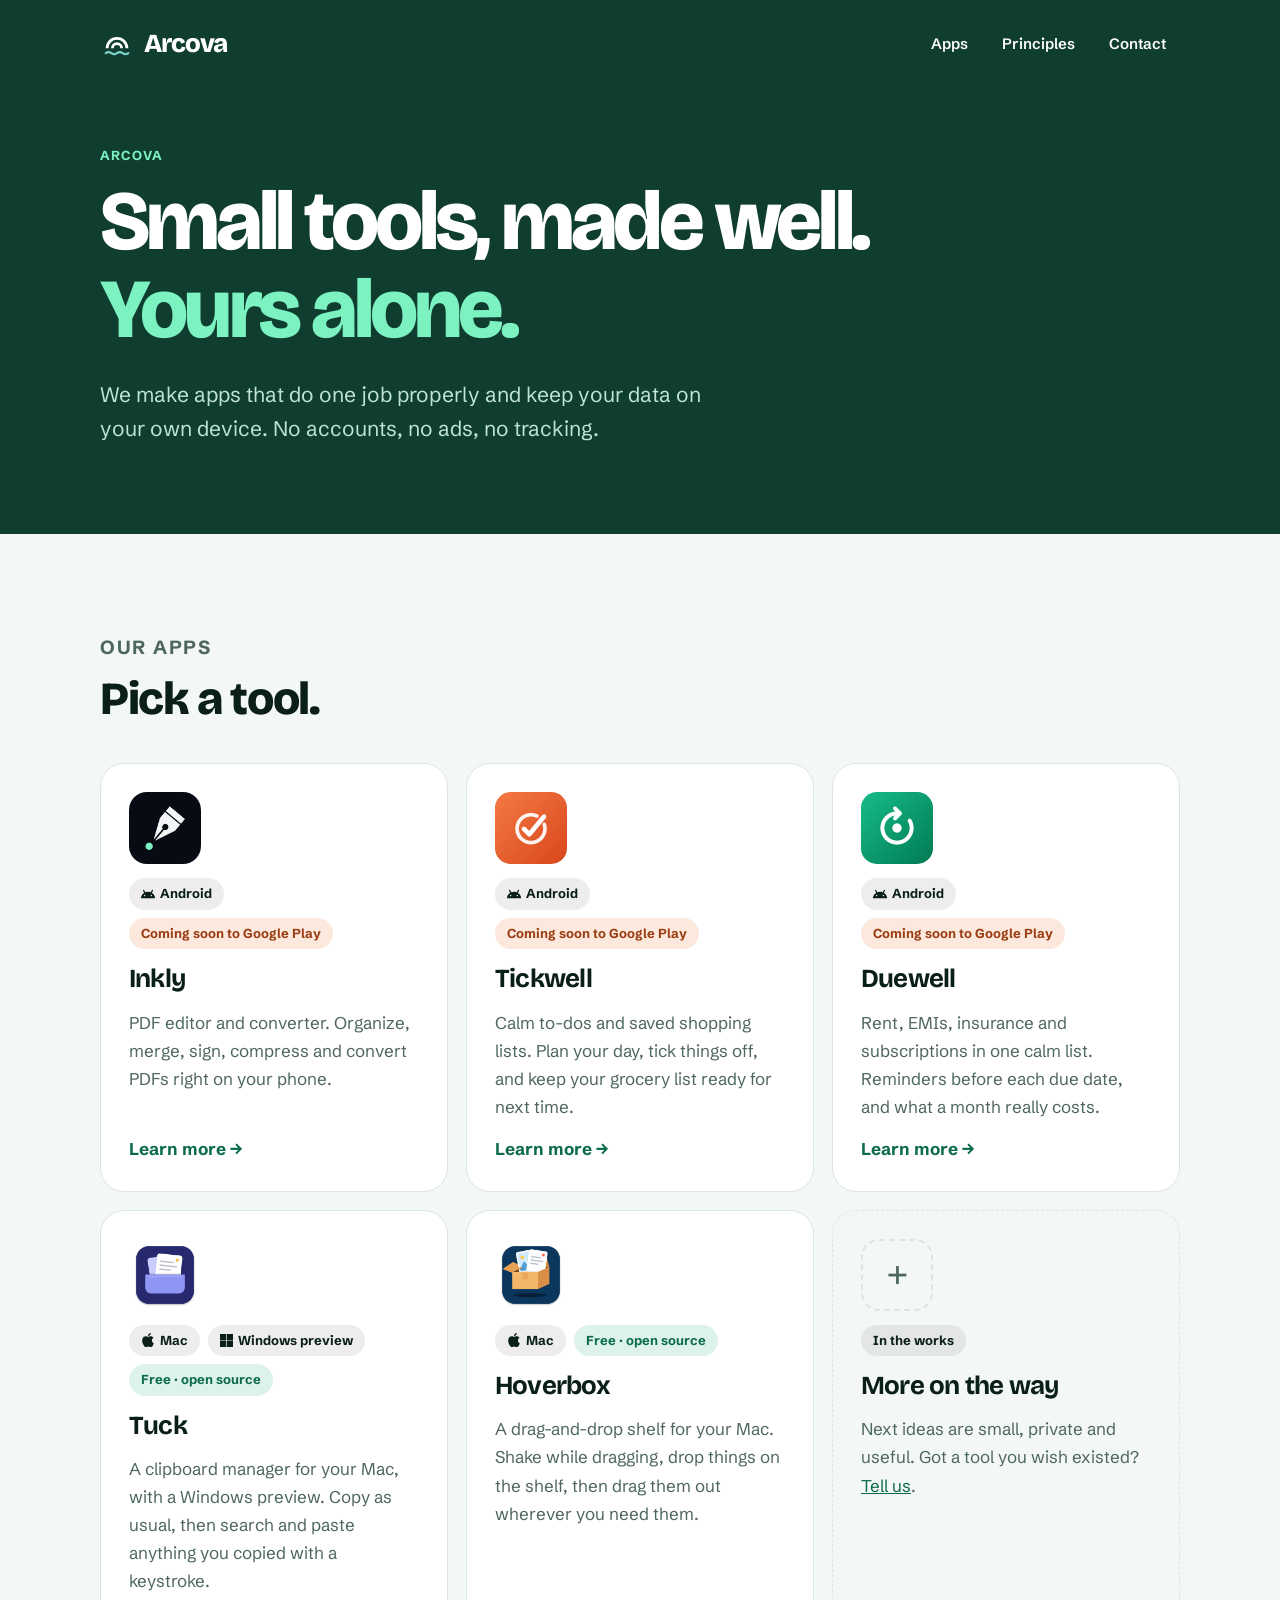
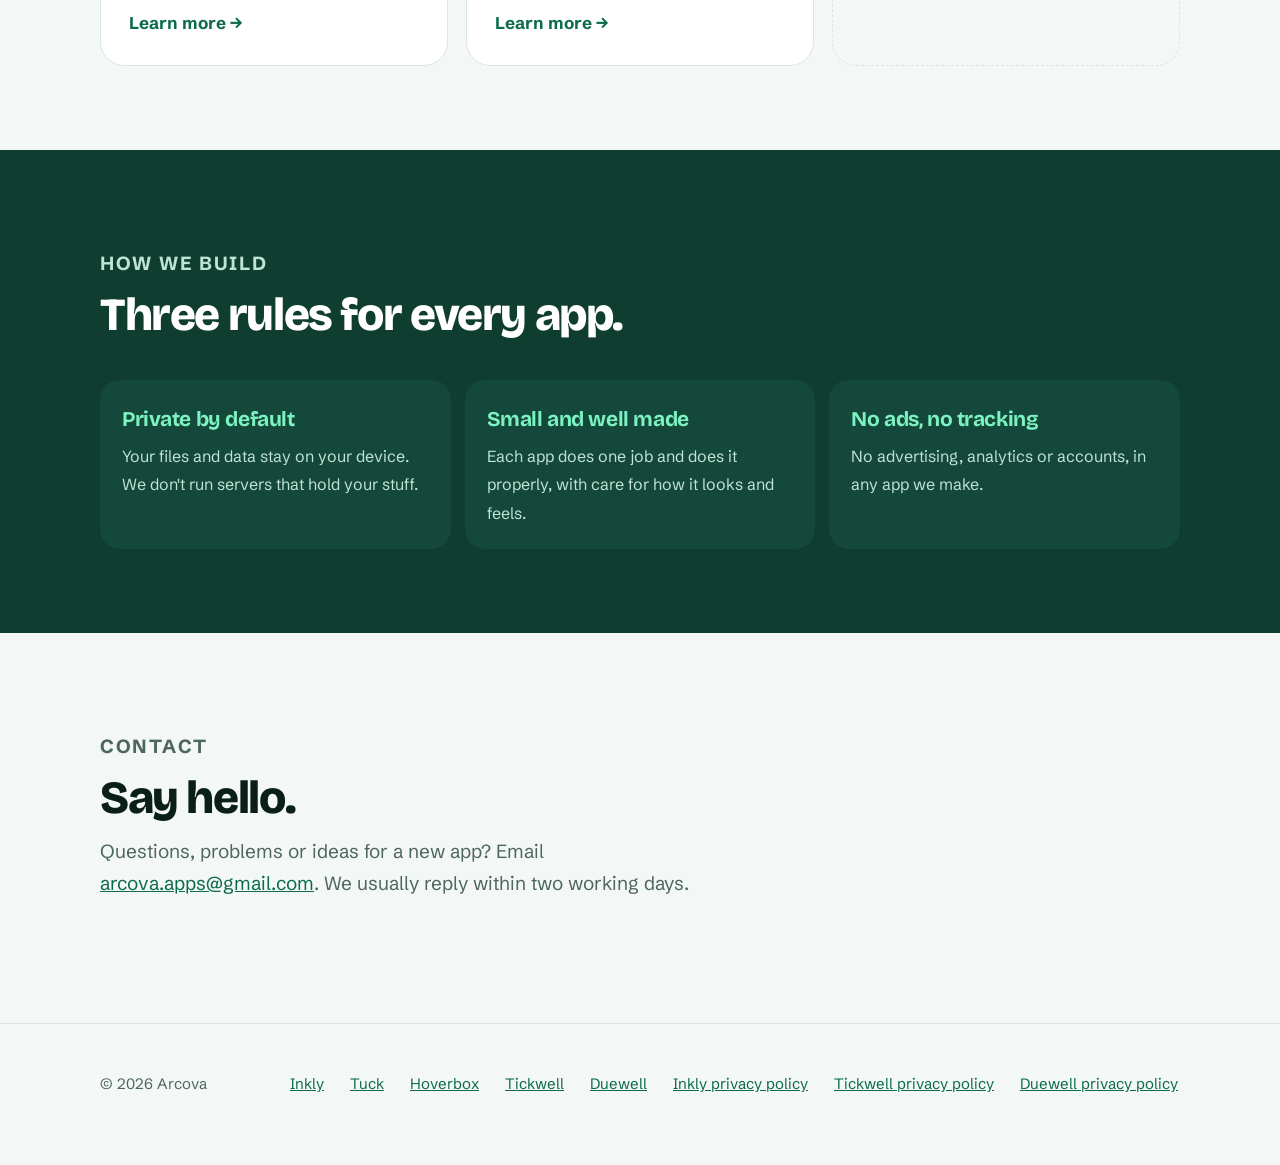
<file: index.html>
<!doctype html>
<html lang="en">
<head>
<meta charset="utf-8">
<meta name="viewport" content="width=device-width, initial-scale=1">
<title>Arcova · Small, private tools</title>
<meta name="description" content="Arcova makes small, well-made apps that keep your data on your device. Inkly for PDFs on your phone, Tuck for your Mac's clipboard, Hoverbox for everything you drag.">
<meta property="og:type" content="website">
<meta property="og:title" content="Arcova: small, private tools">
<meta property="og:description" content="Apps that work on your device, with no accounts, ads or tracking.">
<meta property="og:url" content="https://aswin099.github.io/arcova/">
<meta property="og:image" content="https://aswin099.github.io/arcova/img/og.png">
<meta name="twitter:card" content="summary_large_image">
<meta name="theme-color" content="#0F3D30">
<link rel="icon" href="arcova.svg" type="image/svg+xml">
<link rel="apple-touch-icon" href="img/arcova-icon.png">
<link rel="preload" href="fonts/bricolage.woff2" as="font" type="font/woff2" crossorigin>
<link rel="stylesheet" href="site.css">
</head>
<body>

<header class="hero hub-hero">
  <div class="wrap">
    <div class="top">
      <a class="brand" href="./" aria-label="Arcova home">
        <svg viewBox="0 0 48 48" fill="none" stroke-width="4" aria-hidden="true"><path d="M10 30A14 14 0 0 1 38 30M17.5 30A6.5 6.5 0 0 1 30.5 30" stroke="currentColor"/><path d="M8 37q4-3 8 0t8 0 8 0 8 0" stroke="#7FD1C7" stroke-width="3" stroke-linecap="round"/></svg>
        Arcova
      </a>
      <nav aria-label="Main">
        <ul>
          <li><a href="#apps">Apps</a></li>
          <li><a href="#principles">Principles</a></li>
          <li><a href="#contact">Contact</a></li>
        </ul>
      </nav>
    </div>
    <div style="padding:56px 0 24px;max-width:780px">
      <p class="eyebrow">Arcova</p>
      <h1>Small tools, made well. <em>Yours alone.</em></h1>
      <p class="lead">We make apps that do one job properly and keep your data on your own device. No accounts, no ads, no tracking.</p>
    </div>
  </div>
</header>

<main>
<section id="apps">
  <div class="wrap">
    <div class="head">
      <p class="eyebrow">Our apps</p>
      <h2>Pick a tool.</h2>
    </div>
    <div class="apps">

      <article class="app-card">
        <img src="img/icon.png" width="72" height="72" alt="">
        <div class="badges"><span class="badge"><i class="plat android" aria-hidden="true"></i>Android</span><span class="badge soon">Coming soon to Google Play</span></div>
        <h3><a href="inkly/">Inkly</a></h3>
        <p>PDF editor and converter. Organize, merge, sign, compress and convert PDFs right on your phone.</p>
        <span class="more" aria-hidden="true">Learn more →</span>
      </article>

      <article class="app-card">
        <img src="img/tickwell-icon.png" width="72" height="72" alt="" style="border-radius:22%">
        <div class="badges"><span class="badge"><i class="plat android" aria-hidden="true"></i>Android</span><span class="badge soon">Coming soon to Google Play</span></div>
        <h3><a href="tickwell/">Tickwell</a></h3>
        <p>Calm to-dos and saved shopping lists. Plan your day, tick things off, and keep your grocery list ready for next time.</p>
        <span class="more" aria-hidden="true">Learn more →</span>
      </article>

      <article class="app-card">
        <img src="img/duewell-icon.png" width="72" height="72" alt="" style="border-radius:22%">
        <div class="badges"><span class="badge"><i class="plat android" aria-hidden="true"></i>Android</span><span class="badge soon">Coming soon to Google Play</span></div>
        <h3><a href="duewell/">Duewell</a></h3>
        <p>Rent, EMIs, insurance and subscriptions in one calm list. Reminders before each due date, and what a month really costs.</p>
        <span class="more" aria-hidden="true">Learn more →</span>
      </article>

      <article class="app-card">
        <img src="img/tuck-icon.png" width="72" height="72" alt="">
        <div class="badges"><span class="badge"><i class="plat apple" aria-hidden="true"></i>Mac</span><span class="badge"><i class="plat windows" aria-hidden="true"></i>Windows preview</span><span class="badge live">Free · open source</span></div>
        <h3><a href="tuck/">Tuck</a></h3>
        <p>A clipboard manager for your Mac, with a Windows preview. Copy as usual, then search and paste anything you copied with a keystroke.</p>
        <span class="more" aria-hidden="true">Learn more →</span>
      </article>

      <article class="app-card">
        <img src="img/hoverbox-icon.png" width="72" height="72" alt="">
        <div class="badges"><span class="badge"><i class="plat apple" aria-hidden="true"></i>Mac</span><span class="badge live">Free · open source</span></div>
        <h3><a href="hoverbox/">Hoverbox</a></h3>
        <p>A drag-and-drop shelf for your Mac. Shake while dragging, drop things on the shelf, then drag them out wherever you need them.</p>
        <span class="more" aria-hidden="true">Learn more →</span>
      </article>

      <article class="app-card next">
        <div class="plus" aria-hidden="true">+</div>
        <div class="badges"><span class="badge">In the works</span></div>
        <h3>More on the way</h3>
        <p>Next ideas are small, private and useful. Got a tool you wish existed? <a class="mail" href="mailto:arcova.apps@gmail.com?subject=App%20idea">Tell us</a>.</p>
      </article>

    </div>
  </div>
</section>

<section class="band" id="principles">
  <div class="wrap">
    <div class="head">
      <p class="eyebrow">How we build</p>
      <h2>Three rules for every app.</h2>
    </div>
    <ul class="facts">
      <li><b>Private by default</b><span>Your files and data stay on your device. We don't run servers that hold your stuff.</span></li>
      <li><b>Small and well made</b><span>Each app does one job and does it properly, with care for how it looks and feels.</span></li>
      <li><b>No ads, no tracking</b><span>No advertising, analytics or accounts, in any app we make.</span></li>
    </ul>
  </div>
</section>

<section id="contact">
  <div class="wrap">
    <div class="head">
      <p class="eyebrow">Contact</p>
      <h2>Say hello.</h2>
      <p>Questions, problems or ideas for a new app? Email <a href="mailto:arcova.apps@gmail.com">arcova.apps@gmail.com</a>. We usually reply within two working days.</p>
    </div>
  </div>
</section>
</main>

<footer>
  <div class="wrap">
    <span>© 2026 Arcova</span>
    <ul>
      <li><a href="inkly/">Inkly</a></li>
      <li><a href="tuck/">Tuck</a></li>
      <li><a href="hoverbox/">Hoverbox</a></li>
      <li><a href="tickwell/">Tickwell</a></li>
      <li><a href="duewell/">Duewell</a></li>
      <li><a href="privacy/">Inkly privacy policy</a></li>
      <li><a href="tickwell/privacy/">Tickwell privacy policy</a></li>
      <li><a href="duewell/privacy/">Duewell privacy policy</a></li>
    </ul>
  </div>
</footer>

</body>
</html>
</file>
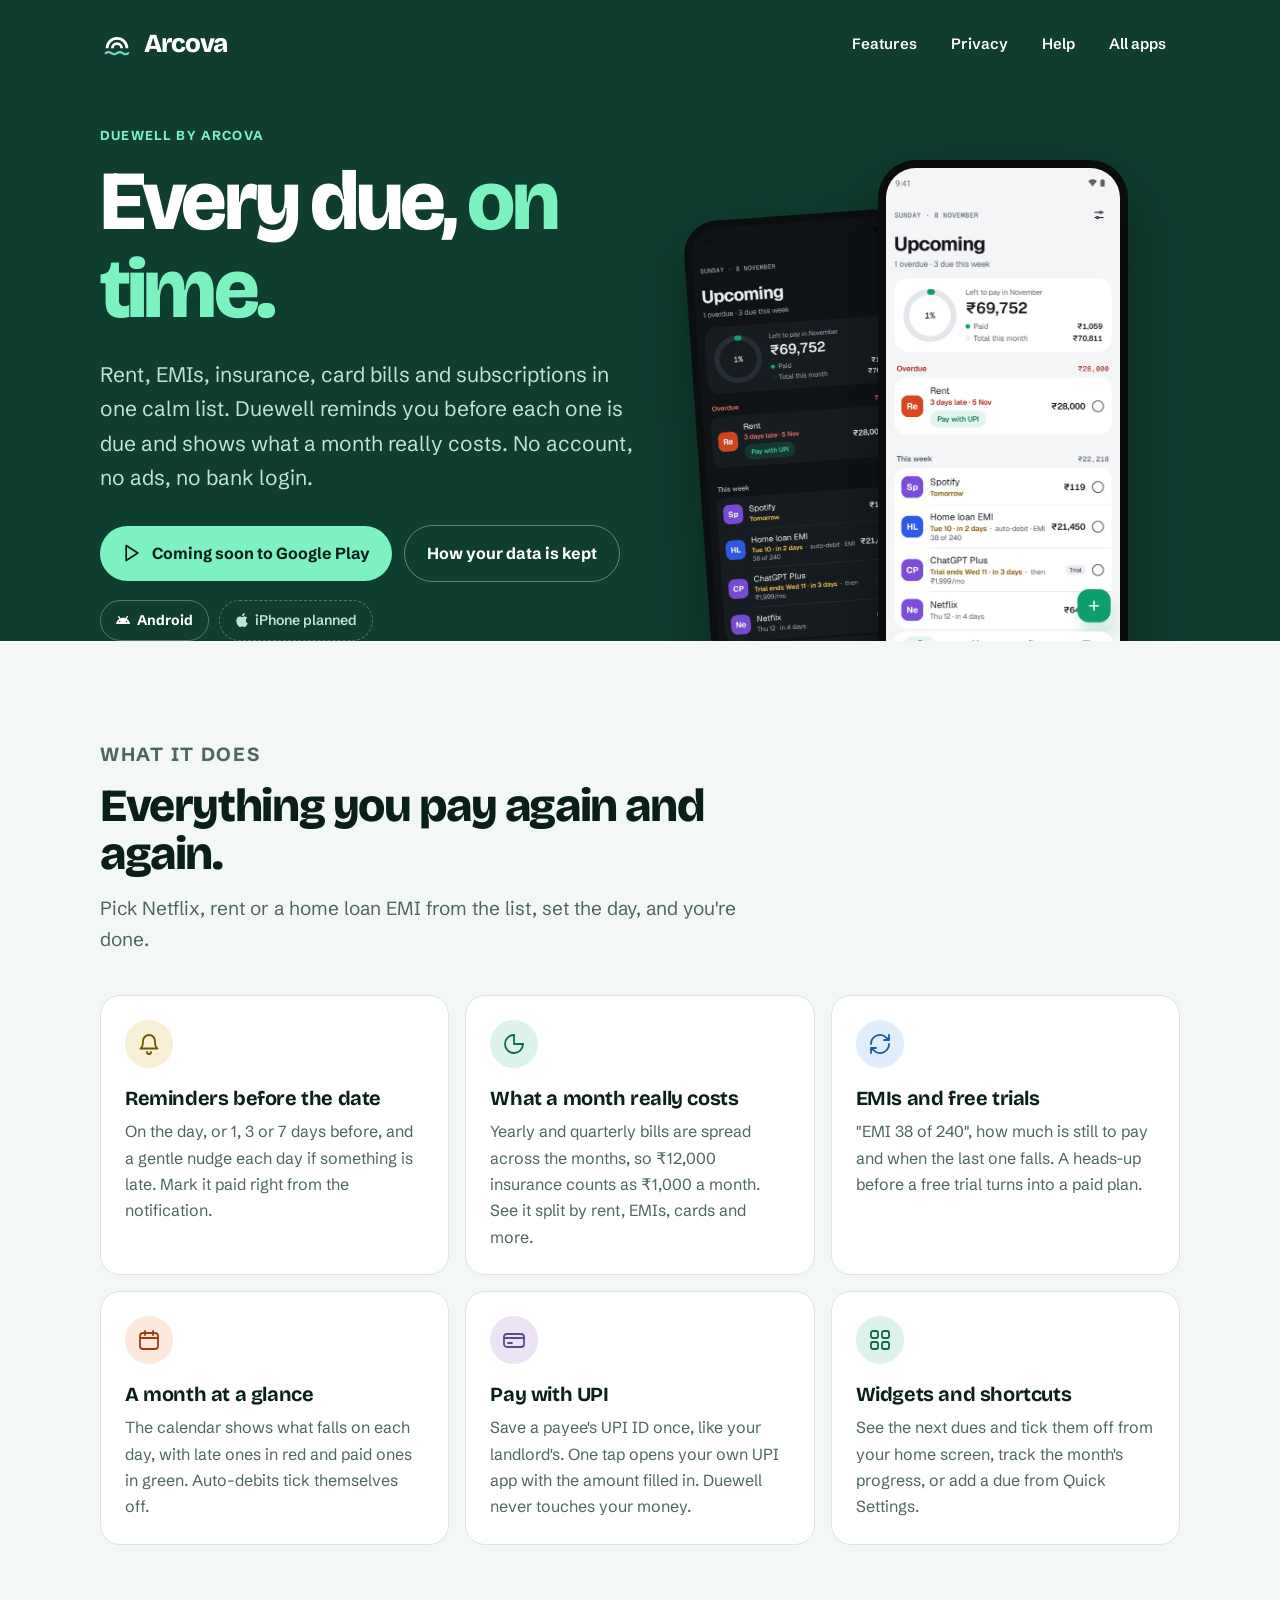
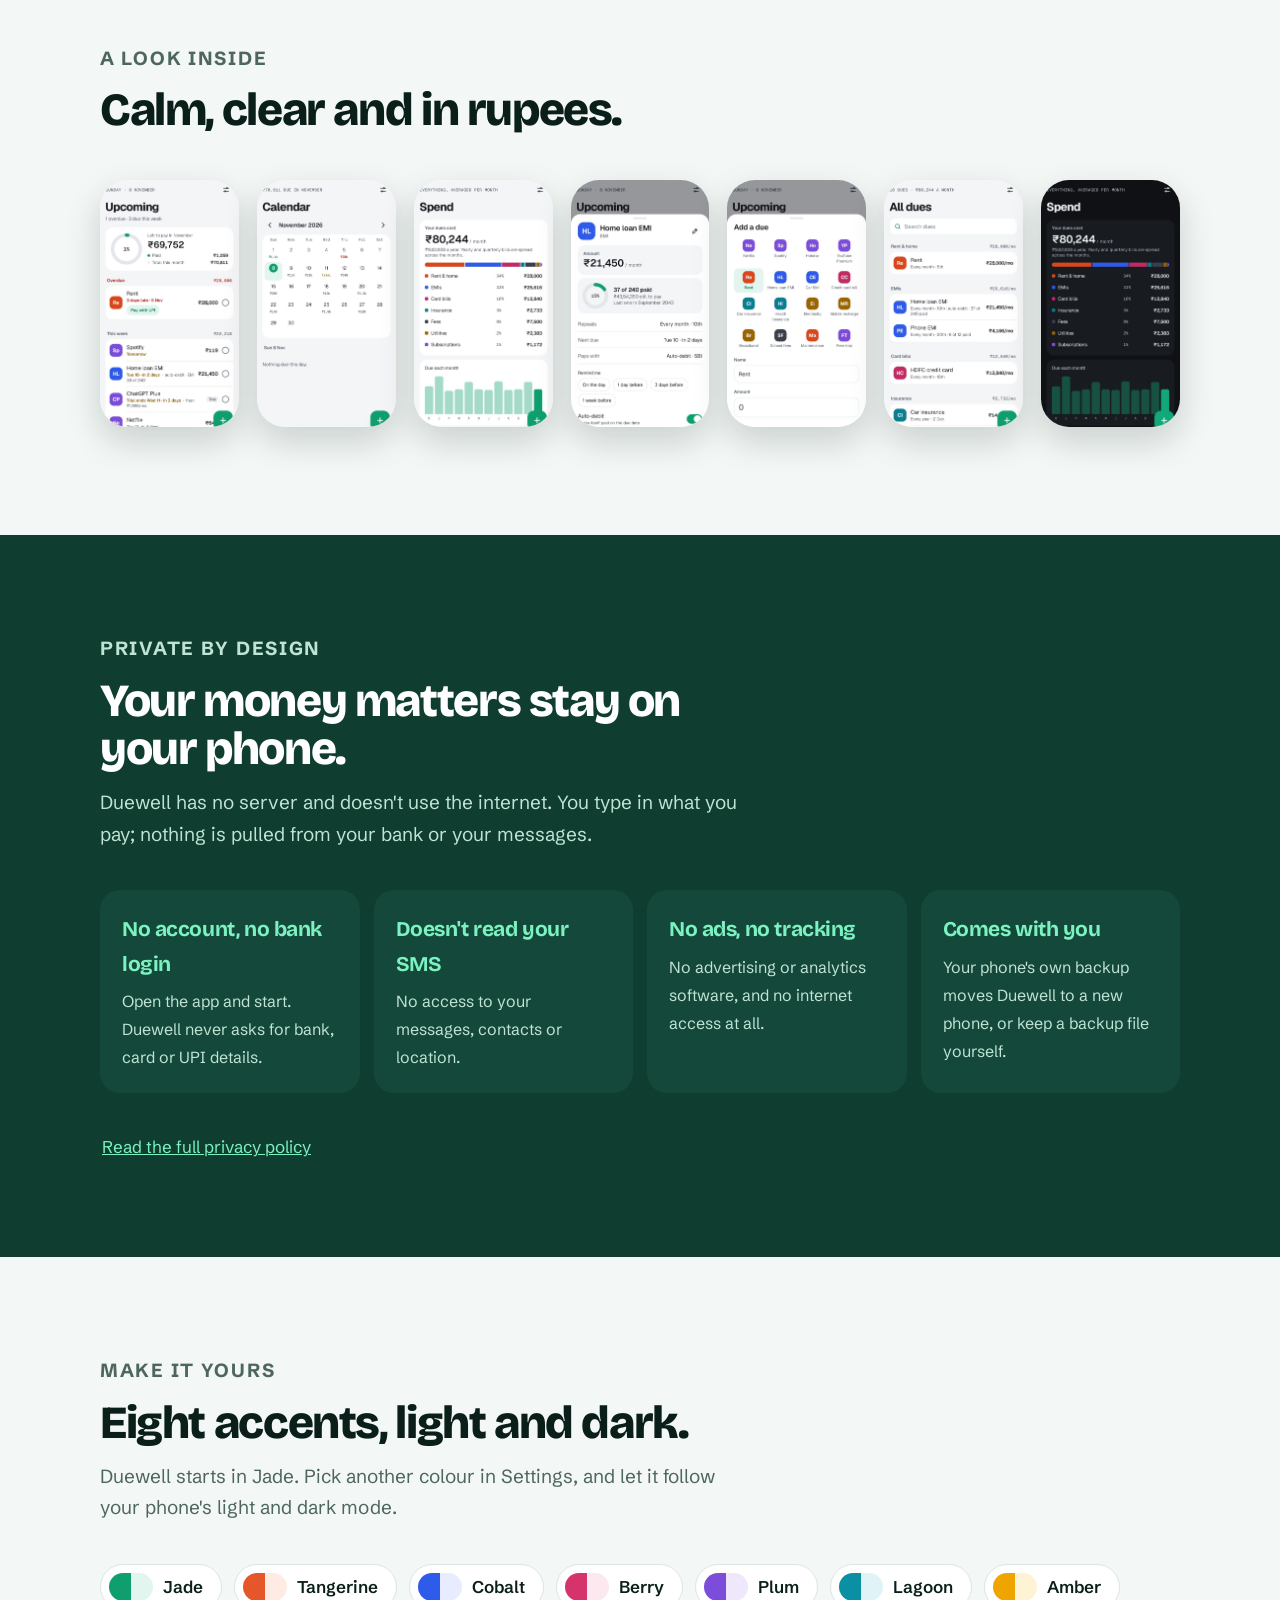
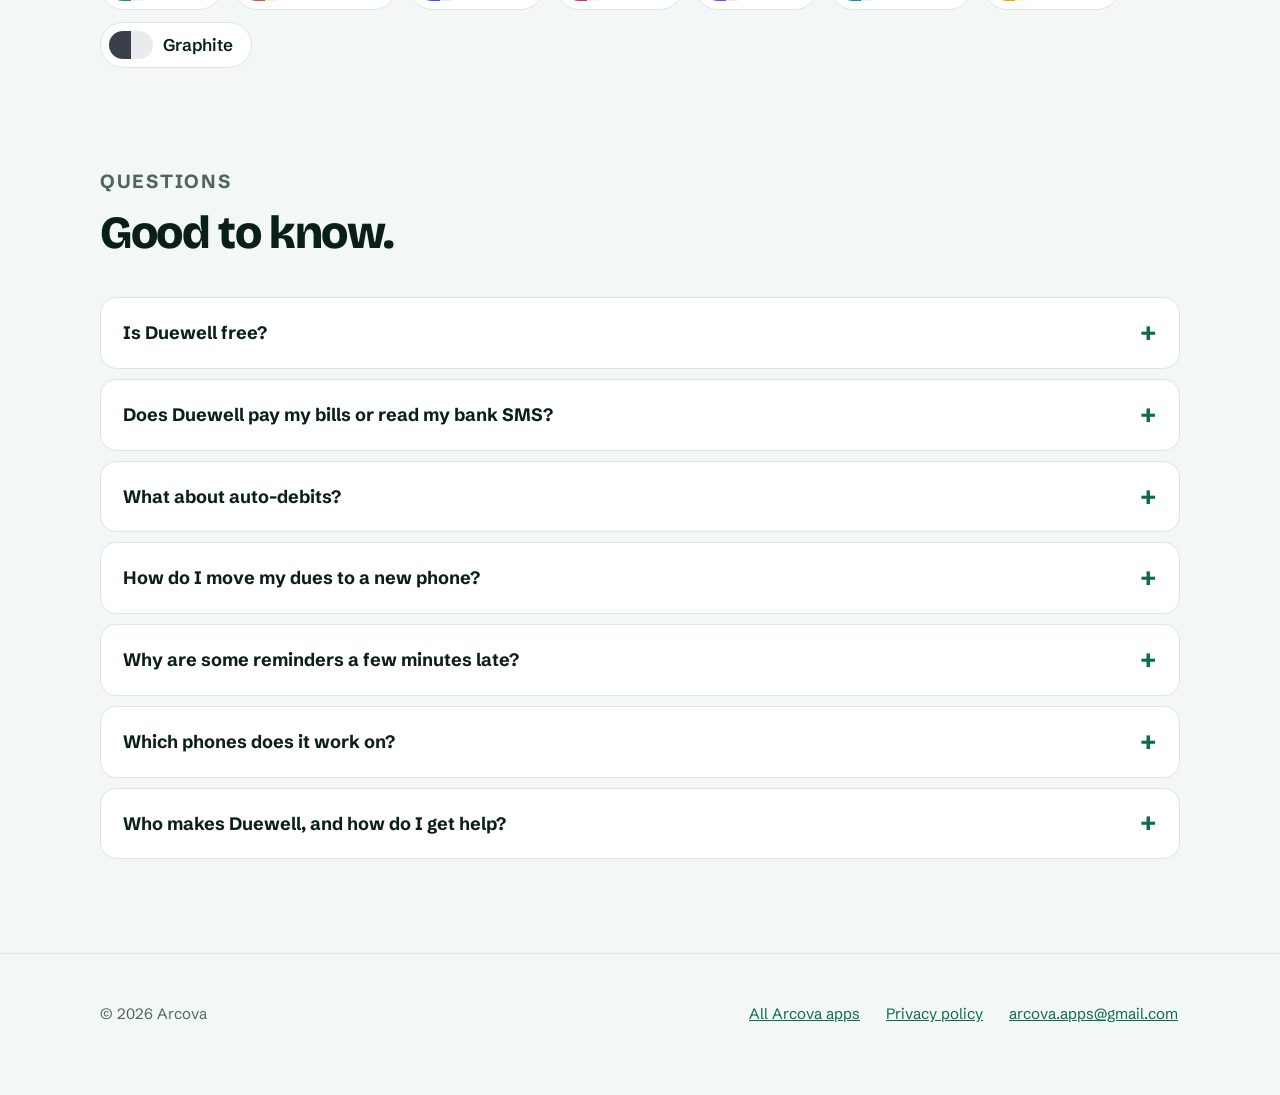
<file: duewell/index.html>
<!doctype html>
<html lang="en">
<head>
<meta charset="utf-8">
<meta name="viewport" content="width=device-width, initial-scale=1">
<title>Duewell · bill and subscription tracker by Arcova</title>
<meta name="description" content="Duewell keeps track of rent, EMIs, insurance, card bills and subscriptions, reminds you before each due date and shows what a month really costs. No account, no ads, no bank login.">
<meta property="og:type" content="website">
<meta property="og:title" content="Duewell: every due, on time">
<meta property="og:description" content="Rent, EMIs, insurance and subscriptions in one calm list, with reminders before each due date. Everything stays on your phone.">
<meta property="og:url" content="https://aswin099.github.io/arcova/duewell/">
<meta name="theme-color" content="#0F9F6E">
<link rel="icon" href="../duewell.svg" type="image/svg+xml">
<link rel="preload" href="../fonts/bricolage.woff2" as="font" type="font/woff2" crossorigin>
<link rel="stylesheet" href="../site.css">
</head>
<body>

<header class="hero">
  <div class="wrap">
    <div class="top">
      <a class="brand" href="../" aria-label="Arcova home">
        <svg viewBox="0 0 48 48" fill="none" stroke-width="4" aria-hidden="true"><path d="M10 30A14 14 0 0 1 38 30M17.5 30A6.5 6.5 0 0 1 30.5 30" stroke="currentColor"/><path d="M8 37q4-3 8 0t8 0 8 0 8 0" stroke="#7FD1C7" stroke-width="3" stroke-linecap="round"/></svg>
        Arcova
      </a>
      <nav aria-label="Main">
        <ul>
          <li><a href="#features">Features</a></li>
          <li><a href="#privacy">Privacy</a></li>
          <li><a href="#help">Help</a></li>
          <li><a href="../">All apps</a></li>
        </ul>
      </nav>
    </div>

    <div class="hero-grid">
      <div>
        <p class="eyebrow">Duewell by Arcova</p>
        <h1>Every due, <em>on time.</em></h1>
        <p class="lead">Rent, EMIs, insurance, card bills and subscriptions in one calm list. Duewell reminds you before each one is due and shows what a month really costs. No account, no ads, no bank login.</p>
        <div class="cta">
          <span class="pill main" role="status">
            <svg viewBox="0 0 24 24" fill="none" stroke="currentColor" stroke-width="2" stroke-linecap="round" stroke-linejoin="round" aria-hidden="true"><path d="M5 3l14 9-14 9z"/></svg>
            Coming soon to Google Play
          </span>
          <a class="pill ghost" href="#privacy">How your data is kept</a>
        </div>
        <div class="chips"><span class="chip"><i class="plat android" aria-hidden="true"></i>Android</span><span class="chip dim"><i class="plat apple" aria-hidden="true"></i>iPhone planned</span></div>
      </div>
      <div class="phones" aria-hidden="false">
        <div class="phone back"><img src="../img/duewell-upcoming-dark.jpg" width="508" height="1129" alt="Duewell Upcoming screen in dark mode"></div>
        <div class="phone front"><img src="../img/duewell-upcoming-light.jpg" width="508" height="1129" alt="Duewell Upcoming screen: ₹69,752 left to pay in November, rent 3 days late, and this week's dues"></div>
      </div>
    </div>
  </div>
</header>

<main>
<section id="features">
  <div class="wrap">
    <div class="head">
      <p class="eyebrow">What it does</p>
      <h2>Everything you pay again and again.</h2>
      <p>Pick Netflix, rent or a home loan EMI from the list, set the day, and you're done.</p>
    </div>
    <div class="grid">
      <article class="card">
        <div class="ic y"><svg viewBox="0 0 24 24" fill="none" stroke="currentColor" stroke-width="1.8" stroke-linecap="round" stroke-linejoin="round" aria-hidden="true"><path d="M6 9a6 6 0 0 1 12 0c0 6 2.5 7.5 2.5 7.5h-17S6 15 6 9z"/><path d="M10 20a2 2 0 0 0 4 0"/></svg></div>
        <h3>Reminders before the date</h3>
        <p>On the day, or 1, 3 or 7 days before, and a gentle nudge each day if something is late. Mark it paid right from the notification.</p>
      </article>
      <article class="card">
        <div class="ic"><svg viewBox="0 0 24 24" fill="none" stroke="currentColor" stroke-width="1.8" stroke-linecap="round" stroke-linejoin="round" aria-hidden="true"><path d="M21 12A9 9 0 1 1 12 3"/><path d="M12 3v9h9"/></svg></div>
        <h3>What a month really costs</h3>
        <p>Yearly and quarterly bills are spread across the months, so ₹12,000 insurance counts as ₹1,000 a month. See it split by rent, EMIs, cards and more.</p>
      </article>
      <article class="card">
        <div class="ic b"><svg viewBox="0 0 24 24" fill="none" stroke="currentColor" stroke-width="1.8" stroke-linecap="round" stroke-linejoin="round" aria-hidden="true"><path d="M3 12a9 9 0 0 1 15-6.7L21 8M21 3v5h-5M21 12a9 9 0 0 1-15 6.7L3 16M3 21v-5h5"/></svg></div>
        <h3>EMIs and free trials</h3>
        <p>"EMI 38 of 240", how much is still to pay and when the last one falls. A heads-up before a free trial turns into a paid plan.</p>
      </article>
      <article class="card">
        <div class="ic o"><svg viewBox="0 0 24 24" fill="none" stroke="currentColor" stroke-width="1.8" stroke-linecap="round" stroke-linejoin="round" aria-hidden="true"><rect x="3" y="5" width="18" height="16" rx="3"/><path d="M3 10h18M8 3v4M16 3v4"/></svg></div>
        <h3>A month at a glance</h3>
        <p>The calendar shows what falls on each day, with late ones in red and paid ones in green. Auto-debits tick themselves off.</p>
      </article>
      <article class="card">
        <div class="ic p"><svg viewBox="0 0 24 24" fill="none" stroke="currentColor" stroke-width="1.8" stroke-linecap="round" stroke-linejoin="round" aria-hidden="true"><rect x="2" y="6" width="20" height="13" rx="3"/><path d="M2 10h20M6 15h4"/></svg></div>
        <h3>Pay with UPI</h3>
        <p>Save a payee's UPI ID once, like your landlord's. One tap opens your own UPI app with the amount filled in. Duewell never touches your money.</p>
      </article>
      <article class="card">
        <div class="ic"><svg viewBox="0 0 24 24" fill="none" stroke="currentColor" stroke-width="1.8" stroke-linejoin="round" aria-hidden="true"><rect x="3" y="3" width="7" height="7" rx="2"/><rect x="14" y="3" width="7" height="7" rx="2"/><rect x="3" y="14" width="7" height="7" rx="2"/><rect x="14" y="14" width="7" height="7" rx="2"/></svg></div>
        <h3>Widgets and shortcuts</h3>
        <p>See the next dues and tick them off from your home screen, track the month's progress, or add a due from Quick Settings.</p>
      </article>
    </div>
  </div>
</section>

<section aria-labelledby="see" style="padding-top:0">
  <div class="wrap">
    <div class="head">
      <p class="eyebrow">A look inside</p>
      <h2 id="see">Calm, clear and in rupees.</h2>
    </div>
    <div class="gallery" role="list" tabindex="0" aria-label="Duewell screenshots, scroll sideways">
      <figure role="listitem"><img src="../img/duewell-phone-01-upcoming.jpg" width="562" height="1000" loading="lazy" alt="Upcoming: what's left to pay this month, an overdue rent and this week's dues"></figure>
      <figure role="listitem"><img src="../img/duewell-phone-02-calendar.jpg" width="562" height="1000" loading="lazy" alt="The November calendar with amounts on each due day"></figure>
      <figure role="listitem"><img src="../img/duewell-phone-03-spend.jpg" width="562" height="1000" loading="lazy" alt="Spend: ₹80,244 a month, split by rent, EMIs, cards, insurance and more"></figure>
      <figure role="listitem"><img src="../img/duewell-phone-04-emi.jpg" width="562" height="1000" loading="lazy" alt="A home loan EMI: 37 of 240 paid, amount still to pay and the last month"></figure>
      <figure role="listitem"><img src="../img/duewell-phone-05-add.jpg" width="562" height="1000" loading="lazy" alt="Adding a due from ready-made picks like Netflix, rent and car insurance"></figure>
      <figure role="listitem"><img src="../img/duewell-phone-06-all.jpg" width="562" height="1000" loading="lazy" alt="All dues grouped by kind, with monthly totals"></figure>
      <figure role="listitem"><img src="../img/duewell-phone-07-dark.jpg" width="562" height="1000" loading="lazy" alt="Spend in dark mode"></figure>
    </div>
  </div>
</section>

<section class="band" id="privacy">
  <div class="wrap">
    <div class="head">
      <p class="eyebrow">Private by design</p>
      <h2>Your money matters stay on your phone.</h2>
      <p>Duewell has no server and doesn't use the internet. You type in what you pay; nothing is pulled from your bank or your messages.</p>
    </div>
    <ul class="facts">
      <li><b>No account, no bank login</b><span>Open the app and start. Duewell never asks for bank, card or UPI details.</span></li>
      <li><b>Doesn't read your SMS</b><span>No access to your messages, contacts or location.</span></li>
      <li><b>No ads, no tracking</b><span>No advertising or analytics software, and no internet access at all.</span></li>
      <li><b>Comes with you</b><span>Your phone's own backup moves Duewell to a new phone, or keep a backup file yourself.</span></li>
    </ul>
    <p style="margin-top:28px"><a href="privacy/">Read the full privacy policy</a></p>
  </div>
</section>

<section>
  <div class="wrap">
    <div class="head">
      <p class="eyebrow">Make it yours</p>
      <h2>Eight accents, light and dark.</h2>
      <p>Duewell starts in Jade. Pick another colour in Settings, and let it follow your phone's light and dark mode.</p>
    </div>
    <div class="themes">
      <div class="theme"><i aria-hidden="true"><b style="background:#0F9F6E"></b><b style="background:#E2F5EE"></b></i>Jade</div>
      <div class="theme"><i aria-hidden="true"><b style="background:#E5562A"></b><b style="background:#FDEBE4"></b></i>Tangerine</div>
      <div class="theme"><i aria-hidden="true"><b style="background:#2F5BEA"></b><b style="background:#E7EDFE"></b></i>Cobalt</div>
      <div class="theme"><i aria-hidden="true"><b style="background:#D6336C"></b><b style="background:#FCE8EF"></b></i>Berry</div>
      <div class="theme"><i aria-hidden="true"><b style="background:#7C4DDB"></b><b style="background:#EFE8FD"></b></i>Plum</div>
      <div class="theme"><i aria-hidden="true"><b style="background:#0B8FA3"></b><b style="background:#E0F4F7"></b></i>Lagoon</div>
      <div class="theme"><i aria-hidden="true"><b style="background:#F0A400"></b><b style="background:#FFF3D6"></b></i>Amber</div>
      <div class="theme"><i aria-hidden="true"><b style="background:#3A3F4B"></b><b style="background:#E9EBEF"></b></i>Graphite</div>
    </div>
  </div>
</section>

<section id="help" style="padding-top:0">
  <div class="wrap">
    <div class="head">
      <p class="eyebrow">Questions</p>
      <h2>Good to know.</h2>
    </div>
    <details>
      <summary>Is Duewell free?</summary>
      <p>Yes. Duewell is free, with no ads and no sign-up. Reminders, the calendar, spend totals, widgets and backups are all free.</p>
    </details>
    <details>
      <summary>Does Duewell pay my bills or read my bank SMS?</summary>
      <p>No. You add what you pay, and Duewell reminds you. "Pay with UPI" just opens your own UPI app with the payee and amount filled in; you pay there, with your own PIN. Duewell never sees your bank, card or UPI details, and it doesn't read your messages.</p>
    </details>
    <details>
      <summary>What about auto-debits?</summary>
      <p>Turn on auto-debit for a due, like a home loan EMI, and Duewell counts it as paid on its date. You still get a heads-up before, so you can keep enough in the account.</p>
    </details>
    <details>
      <summary>How do I move my dues to a new phone?</summary>
      <p>Set up the new phone with the same Google account and restore your apps, or use your phone maker's transfer tool such as Smart Switch. Duewell comes along with your dues and history. You can also save a backup file in Settings and restore it on the new phone.</p>
    </details>
    <details>
      <summary>Why are some reminders a few minutes late?</summary>
      <p>On Android 12 and newer, allow Duewell in Settings → Apps → Special app access → Alarms &amp; reminders. Duewell asks the first time you set a reminder.</p>
    </details>
    <details>
      <summary>Which phones does it work on?</summary>
      <p>Android 8.0 and newer. An iPhone version is planned.</p>
    </details>
    <details>
      <summary>Who makes Duewell, and how do I get help?</summary>
      <p>Duewell is made by Arcova. Email <a href="mailto:arcova.apps@gmail.com">arcova.apps@gmail.com</a> with questions, problems or ideas. We usually reply within two working days.</p>
    </details>
  </div>
</section>
</main>

<footer>
  <div class="wrap">
    <span>© 2026 Arcova</span>
    <ul>
      <li><a href="../">All Arcova apps</a></li>
      <li><a href="privacy/">Privacy policy</a></li>
      <li><a href="mailto:arcova.apps@gmail.com">arcova.apps@gmail.com</a></li>
    </ul>
  </div>
</footer>

</body>
</html>
</file>
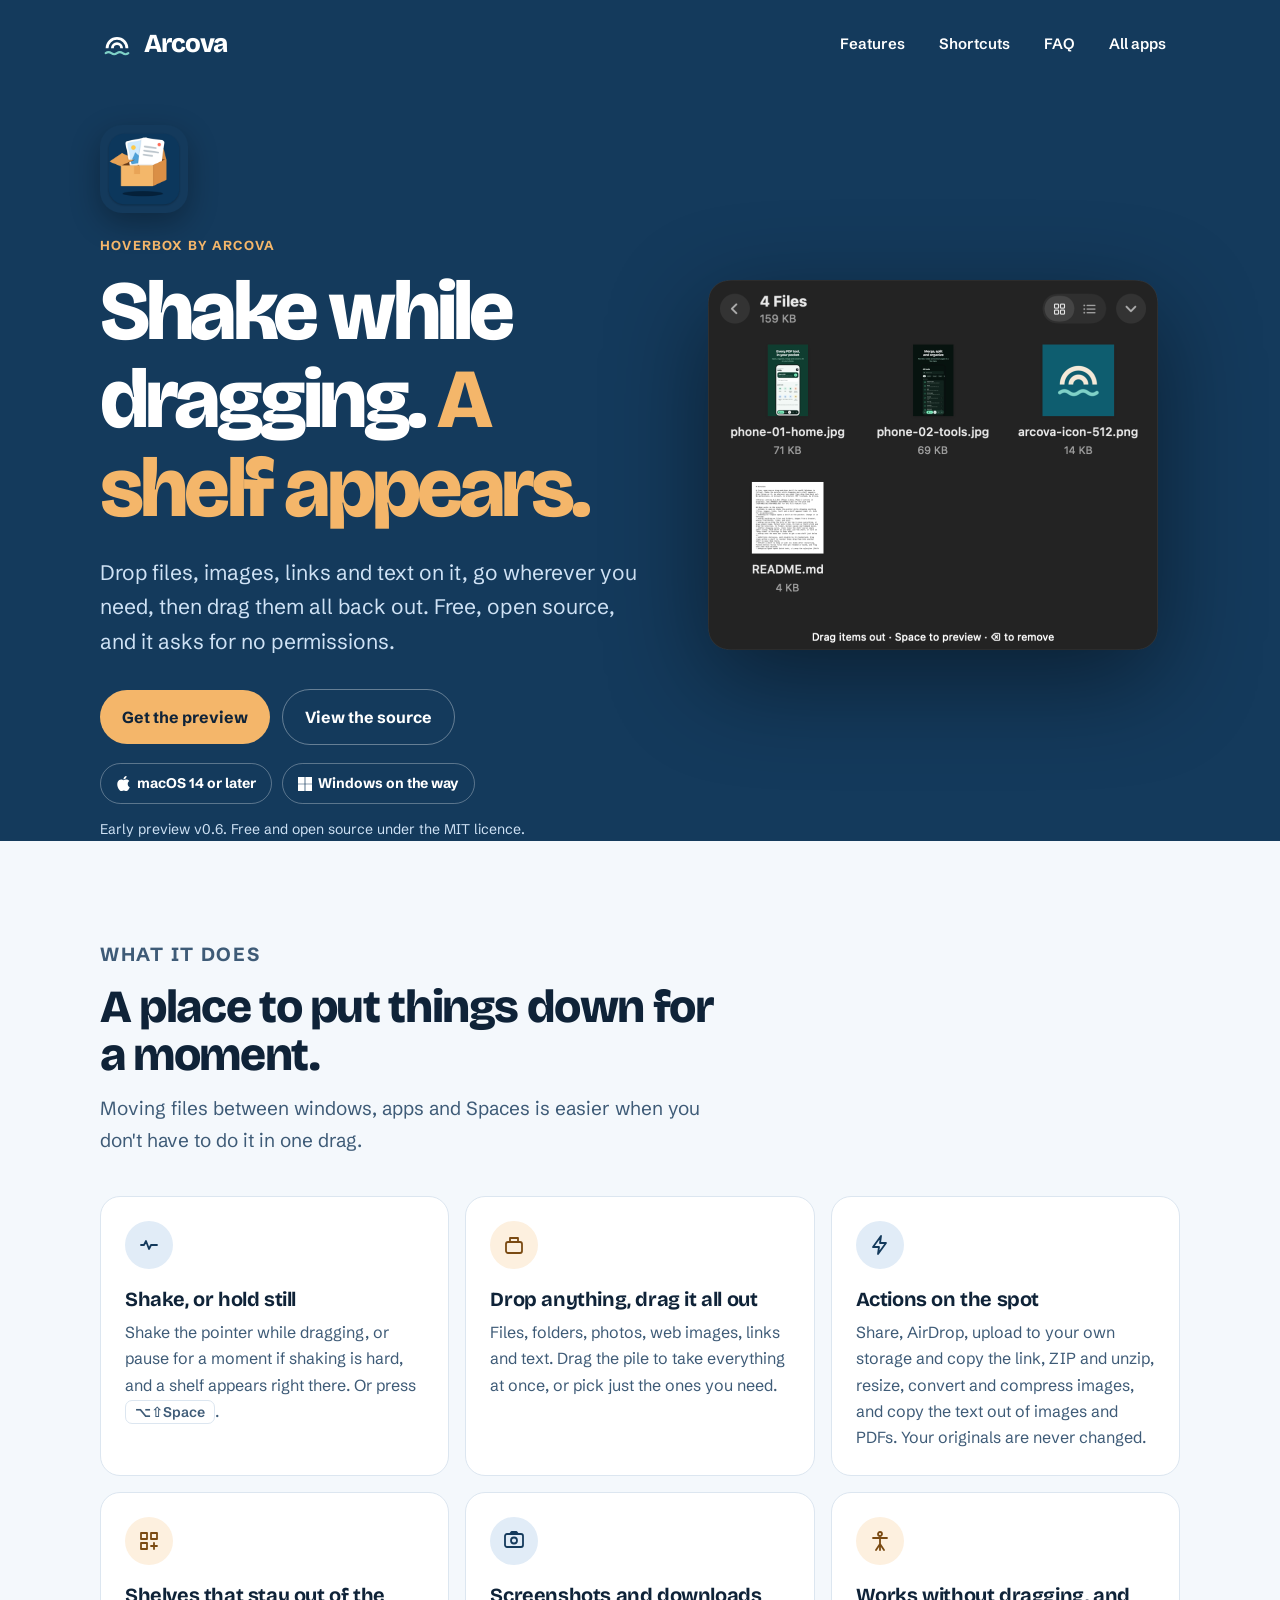
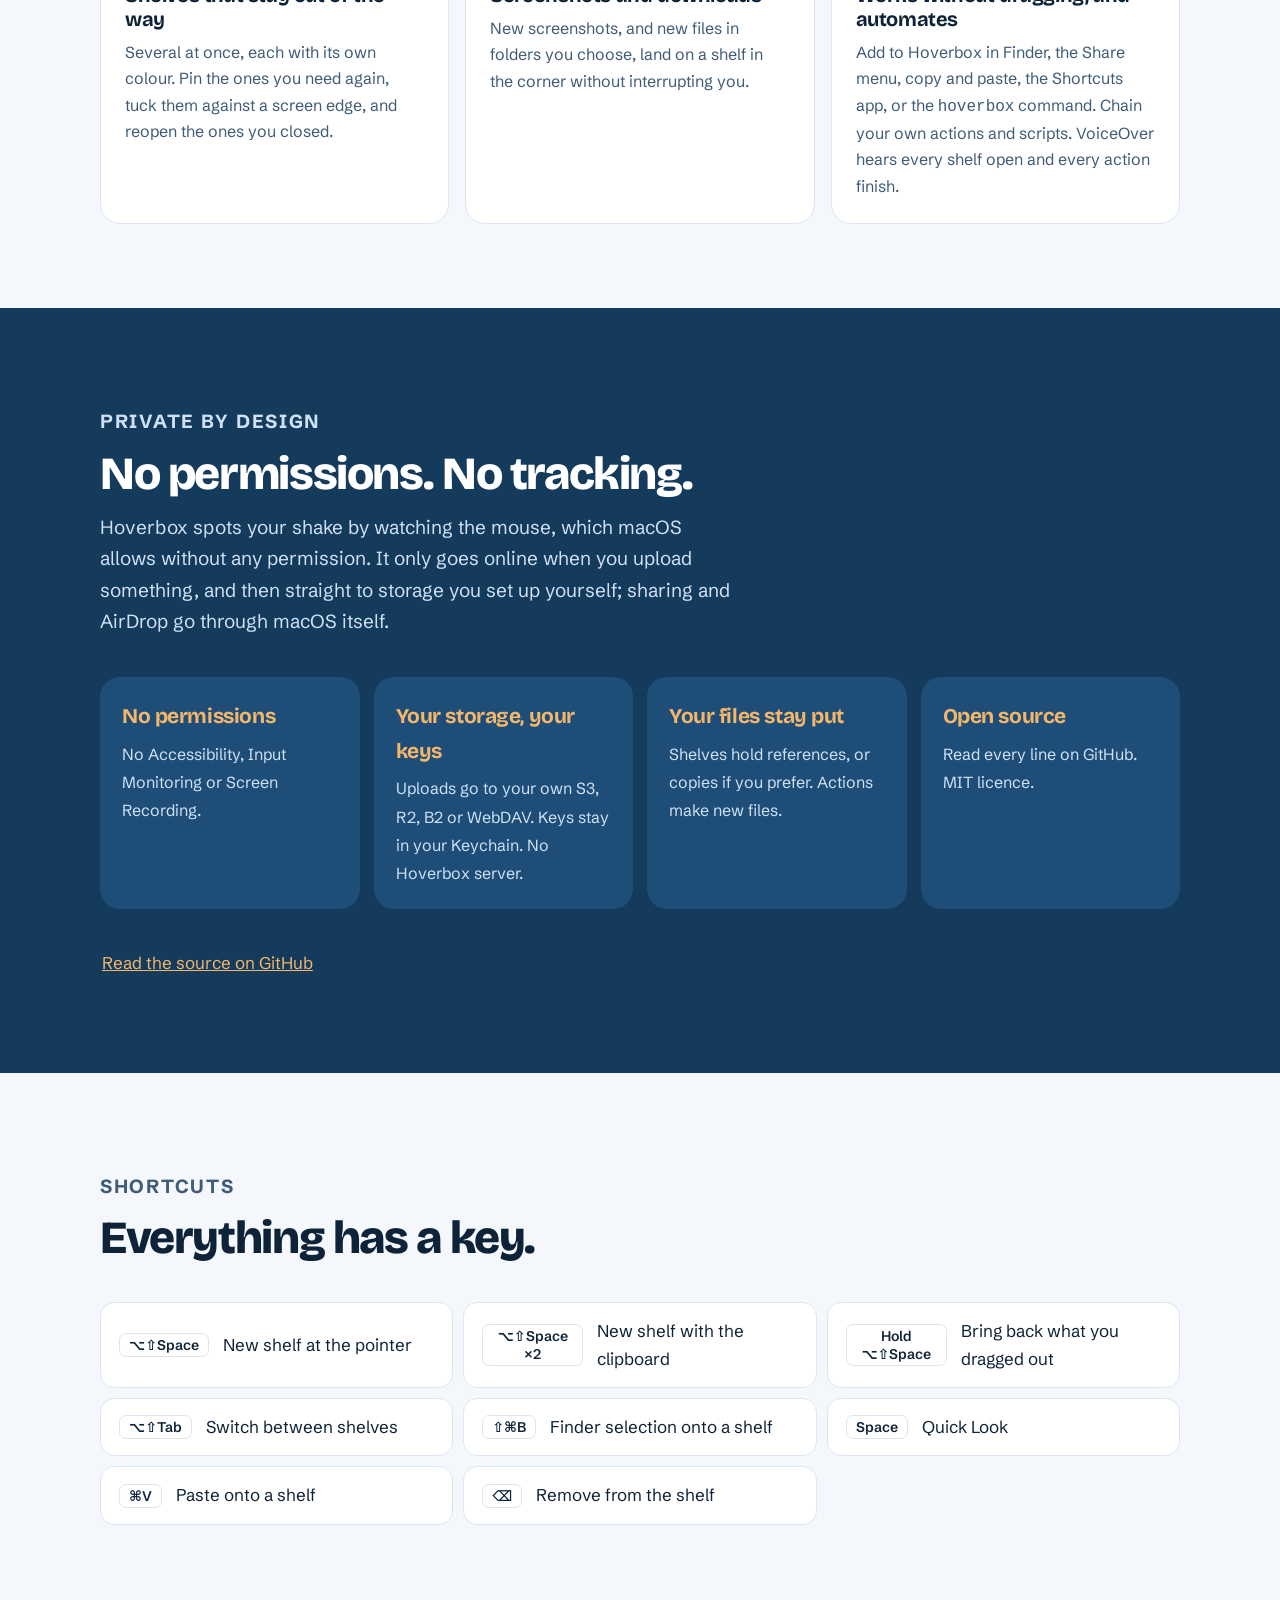
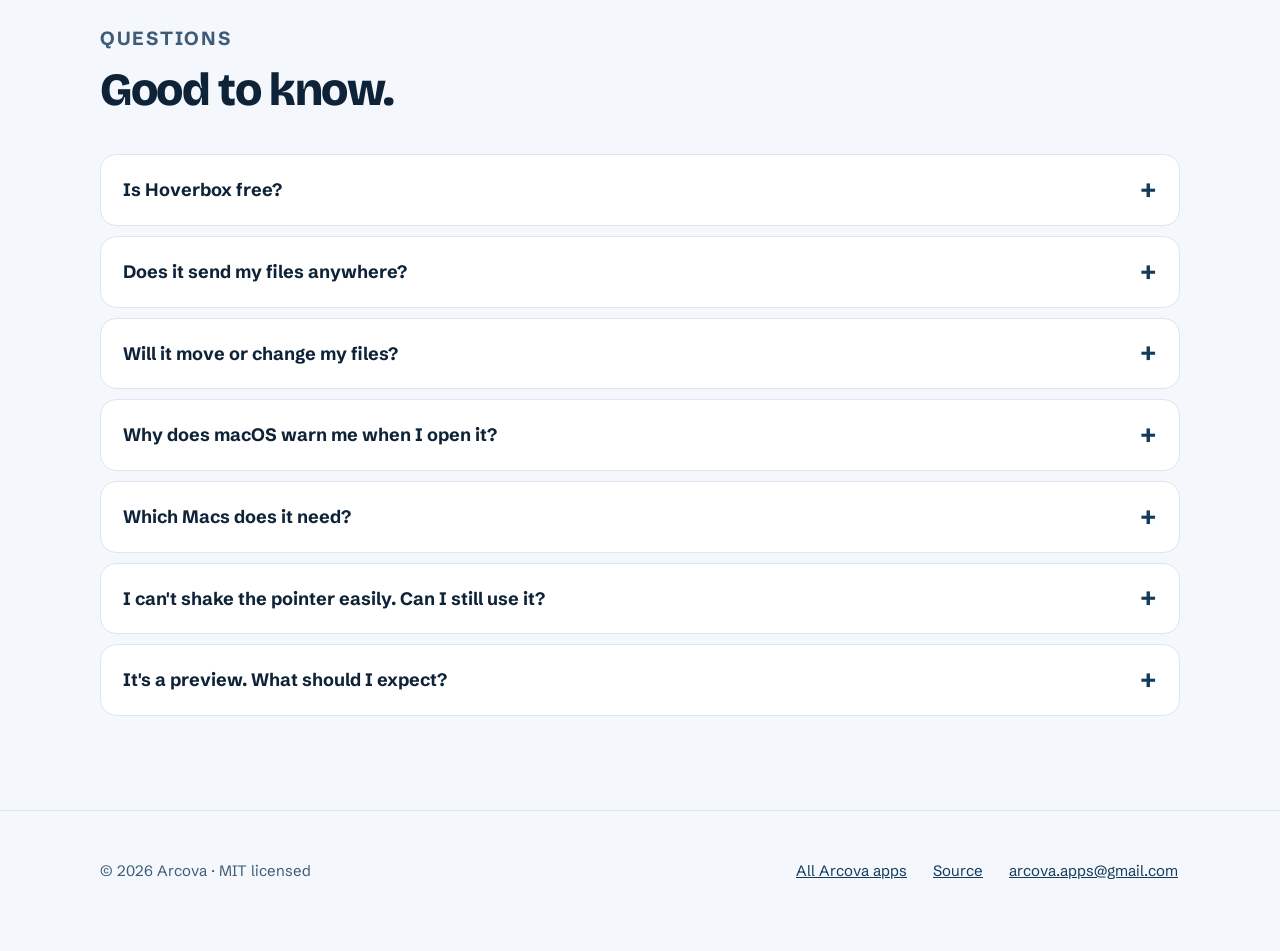
<file: hoverbox/index.html>
<!doctype html>
<html lang="en">
<head>
<meta charset="utf-8">
<meta name="viewport" content="width=device-width, initial-scale=1">
<title>Hoverbox · Drag-and-drop shelf for Mac, by Arcova</title>
<meta name="description" content="Hoverbox gives your drags a place to land. Shake while dragging and a shelf appears; drop things on it, then drag them out wherever you need. Free, open source, no permissions.">
<meta property="og:type" content="website">
<meta property="og:title" content="Hoverbox: a shelf for everything you drag">
<meta property="og:description" content="A free, open-source drag-and-drop shelf for Mac. No permissions, no tracking.">
<meta property="og:url" content="https://aswin099.github.io/arcova/hoverbox/">
<meta name="theme-color" content="#143A5C">
<link rel="icon" href="../img/hoverbox-icon.png" type="image/png">
<link rel="preload" href="../fonts/bricolage.woff2" as="font" type="font/woff2" crossorigin>
<link rel="stylesheet" href="../site.css">
</head>
<body class="t-hoverbox">

<header class="hero">
  <div class="wrap">
    <div class="top">
      <a class="brand" href="../" aria-label="Arcova home">
        <svg viewBox="0 0 48 48" fill="none" stroke-width="4" aria-hidden="true"><path d="M10 30A14 14 0 0 1 38 30M17.5 30A6.5 6.5 0 0 1 30.5 30" stroke="currentColor"/><path d="M8 37q4-3 8 0t8 0 8 0 8 0" stroke="#7FD1C7" stroke-width="3" stroke-linecap="round"/></svg>
        Arcova
      </a>
      <nav aria-label="Main">
        <ul>
          <li><a href="#features">Features</a></li>
          <li><a href="#keys">Shortcuts</a></li>
          <li><a href="#faq">FAQ</a></li>
          <li><a href="../">All apps</a></li>
        </ul>
      </nav>
    </div>

    <div class="hero-grid">
      <div>
        <img class="hoverbox-icon" src="../img/hoverbox-icon.png" width="88" height="88" alt="Hoverbox app icon">
        <p class="eyebrow">Hoverbox by Arcova</p>
        <h1>Shake while dragging. <em>A shelf appears.</em></h1>
        <p class="lead">Drop files, images, links and text on it, go wherever you need, then drag them all back out. Free, open source, and it asks for no permissions.</p>
        <div class="cta">
          <a class="pill main" href="https://github.com/aswin099/hoverbox/releases">Get the preview</a>
          <a class="pill ghost" href="https://github.com/aswin099/hoverbox">View the source</a>
        </div>
        <div class="chips"><span class="chip"><i class="plat apple" aria-hidden="true"></i>macOS 14 or later</span><span class="chip"><i class="plat windows" aria-hidden="true"></i>Windows on the way</span></div>
        <p class="note">Early preview v0.6. Free and open source under the MIT licence.</p>
      </div>
      <div class="stage">
        <img class="shelf-shot" src="../img/hoverbox-shelf.png" width="450" height="370" alt="A Hoverbox shelf showing four files in a grid, with their names and sizes">
      </div>
    </div>
  </div>
</header>

<main>
<section id="features">
  <div class="wrap">
    <div class="head">
      <p class="eyebrow">What it does</p>
      <h2>A place to put things down for a moment.</h2>
      <p>Moving files between windows, apps and Spaces is easier when you don't have to do it in one drag.</p>
    </div>
    <div class="grid">
      <article class="card">
        <div class="ic"><svg viewBox="0 0 24 24" fill="none" stroke="currentColor" stroke-width="1.8" stroke-linecap="round" stroke-linejoin="round" aria-hidden="true"><path d="M4 12h3l2-4 3 8 2-4h6"/></svg></div>
        <h3>Shake, or hold still</h3>
        <p>Shake the pointer while dragging, or pause for a moment if shaking is hard, and a shelf appears right there. Or press <kbd class="k">⌥⇧Space</kbd>.</p>
      </article>
      <article class="card">
        <div class="ic o"><svg viewBox="0 0 24 24" fill="none" stroke="currentColor" stroke-width="1.8" stroke-linecap="round" stroke-linejoin="round" aria-hidden="true"><rect x="4" y="9" width="16" height="11" rx="2"/><path d="M8 9V5h8v4"/></svg></div>
        <h3>Drop anything, drag it all out</h3>
        <p>Files, folders, photos, web images, links and text. Drag the pile to take everything at once, or pick just the ones you need.</p>
      </article>
      <article class="card">
        <div class="ic"><svg viewBox="0 0 24 24" fill="none" stroke="currentColor" stroke-width="1.8" stroke-linecap="round" stroke-linejoin="round" aria-hidden="true"><path d="M13 3 5 14h6l-1 7 8-11h-6z"/></svg></div>
        <h3>Actions on the spot</h3>
        <p>Share, AirDrop, upload to your own storage and copy the link, ZIP and unzip, resize, convert and compress images, and copy the text out of images and PDFs. Your originals are never changed.</p>
      </article>
      <article class="card">
        <div class="ic o"><svg viewBox="0 0 24 24" fill="none" stroke="currentColor" stroke-width="1.8" stroke-linecap="round" stroke-linejoin="round" aria-hidden="true"><path d="M4 4h6v6H4zM14 4h6v6h-6zM4 14h6v6H4z"/><path d="M17 14v6M14 17h6"/></svg></div>
        <h3>Shelves that stay out of the way</h3>
        <p>Several at once, each with its own colour. Pin the ones you need again, tuck them against a screen edge, and reopen the ones you closed.</p>
      </article>
      <article class="card">
        <div class="ic"><svg viewBox="0 0 24 24" fill="none" stroke="currentColor" stroke-width="1.8" stroke-linecap="round" stroke-linejoin="round" aria-hidden="true"><rect x="3" y="5" width="18" height="13" rx="2"/><circle cx="12" cy="11.5" r="3"/><path d="M8 5l1.5-2h5L16 5"/></svg></div>
        <h3>Screenshots and downloads</h3>
        <p>New screenshots, and new files in folders you choose, land on a shelf in the corner without interrupting you.</p>
      </article>
      <article class="card">
        <div class="ic o"><svg viewBox="0 0 24 24" fill="none" stroke="currentColor" stroke-width="1.8" stroke-linecap="round" stroke-linejoin="round" aria-hidden="true"><circle cx="12" cy="5" r="2"/><path d="M5 9h14M12 9v12M8 21l4-6 4 6"/></svg></div>
        <h3>Works without dragging, and automates</h3>
        <p>Add to Hoverbox in Finder, the Share menu, copy and paste, the Shortcuts app, or the <code>hoverbox</code> command. Chain your own actions and scripts. VoiceOver hears every shelf open and every action finish.</p>
      </article>
    </div>
  </div>
</section>

<section class="band" id="privacy" style="padding-top:84px">
  <div class="wrap">
    <div class="head">
      <p class="eyebrow">Private by design</p>
      <h2>No permissions. No tracking.</h2>
      <p>Hoverbox spots your shake by watching the mouse, which macOS allows without any permission. It only goes online when you upload something, and then straight to storage you set up yourself; sharing and AirDrop go through macOS itself.</p>
    </div>
    <ul class="facts">
      <li><b>No permissions</b><span>No Accessibility, Input Monitoring or Screen Recording.</span></li>
      <li><b>Your storage, your keys</b><span>Uploads go to your own S3, R2, B2 or WebDAV. Keys stay in your Keychain. No Hoverbox server.</span></li>
      <li><b>Your files stay put</b><span>Shelves hold references, or copies if you prefer. Actions make new files.</span></li>
      <li><b>Open source</b><span>Read every line on GitHub. MIT licence.</span></li>
    </ul>
    <p style="margin-top:28px"><a href="https://github.com/aswin099/hoverbox">Read the source on GitHub</a></p>
  </div>
</section>

<section id="keys">
  <div class="wrap">
    <div class="head">
      <p class="eyebrow">Shortcuts</p>
      <h2>Everything has a key.</h2>
    </div>
    <div class="keys">
      <div><kbd class="k">⌥⇧Space</kbd><span>New shelf at the pointer</span></div>
      <div><kbd class="k">⌥⇧Space ×2</kbd><span>New shelf with the clipboard</span></div>
      <div><kbd class="k">Hold ⌥⇧Space</kbd><span>Bring back what you dragged out</span></div>
      <div><kbd class="k">⌥⇧Tab</kbd><span>Switch between shelves</span></div>
      <div><kbd class="k">⇧⌘B</kbd><span>Finder selection onto a shelf</span></div>
      <div><kbd class="k">Space</kbd><span>Quick Look</span></div>
      <div><kbd class="k">⌘V</kbd><span>Paste onto a shelf</span></div>
      <div><kbd class="k">⌫</kbd><span>Remove from the shelf</span></div>
    </div>
  </div>
</section>

<section id="faq" style="padding-top:0">
  <div class="wrap">
    <div class="head">
      <p class="eyebrow">Questions</p>
      <h2>Good to know.</h2>
    </div>
    <details>
      <summary>Is Hoverbox free?</summary>
      <p>Yes. Everything is free: no trial, no waiting, no paid tier, no ads and no account. It's open source under the MIT licence.</p>
    </details>
    <details>
      <summary>Does it send my files anywhere?</summary>
      <p>Only when you choose Upload, and only to storage you set up in Settings: your own Amazon S3, Cloudflare R2, Backblaze B2, MinIO or WebDAV. There's no Hoverbox server, no analytics and no tracking.</p>
    </details>
    <details>
      <summary>Will it move or change my files?</summary>
      <p>No. A shelf only holds a reference to each file (or a copy, if you turn on copy mode). Actions like resize or ZIP create new files. Only Rename, Move To, or a move you make yourself when dragging out ever changes an original.</p>
    </details>
    <details>
      <summary>Why does macOS warn me when I open it?</summary>
      <p>Preview builds aren't signed by Apple yet. Right-click the app and choose Open the first time, or use "Open Anyway" in System Settings › Privacy &amp; Security. You can also build it yourself from the source.</p>
    </details>
    <details>
      <summary>Which Macs does it need?</summary>
      <p>macOS 14 Sonoma or later, on Apple silicon or Intel. A Windows version is planned.</p>
    </details>
    <details>
      <summary>I can't shake the pointer easily. Can I still use it?</summary>
      <p>Yes. Choose "Holding the pointer still" in Settings › Opening, or skip dragging entirely: Finder's Add to Hoverbox, the Share menu, copy and paste, and the keyboard shortcut all work.</p>
    </details>
    <details>
      <summary>It's a preview. What should I expect?</summary>
      <p>The core works and has unit tests, but it hasn't had much real-world use yet, so expect rough edges. Please <a href="https://github.com/aswin099/hoverbox/issues">report problems</a> on GitHub, or email <a href="mailto:arcova.apps@gmail.com">arcova.apps@gmail.com</a>.</p>
    </details>
  </div>
</section>
</main>

<footer>
  <div class="wrap">
    <span>© 2026 Arcova · MIT licensed</span>
    <ul>
      <li><a href="../">All Arcova apps</a></li>
      <li><a href="https://github.com/aswin099/hoverbox">Source</a></li>
      <li><a href="mailto:arcova.apps@gmail.com">arcova.apps@gmail.com</a></li>
    </ul>
  </div>
</footer>

</body>
</html>
</file>
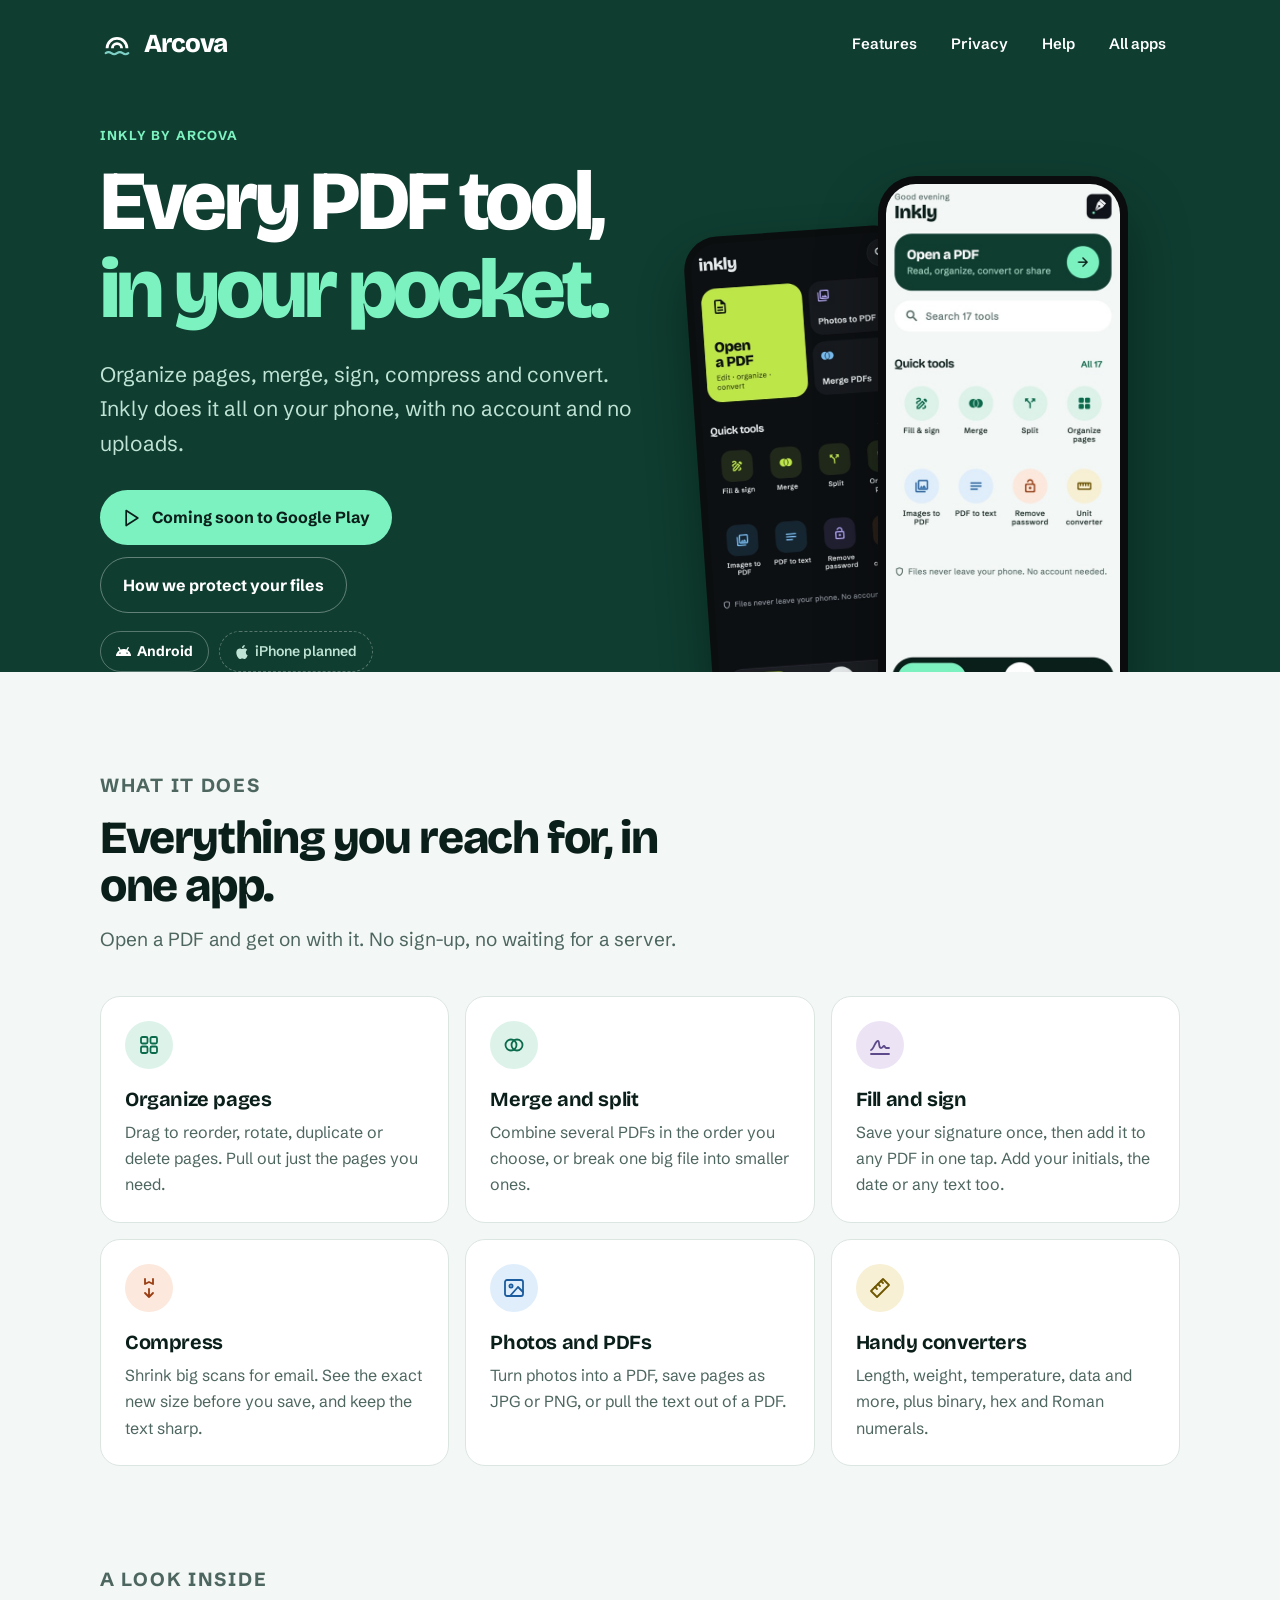
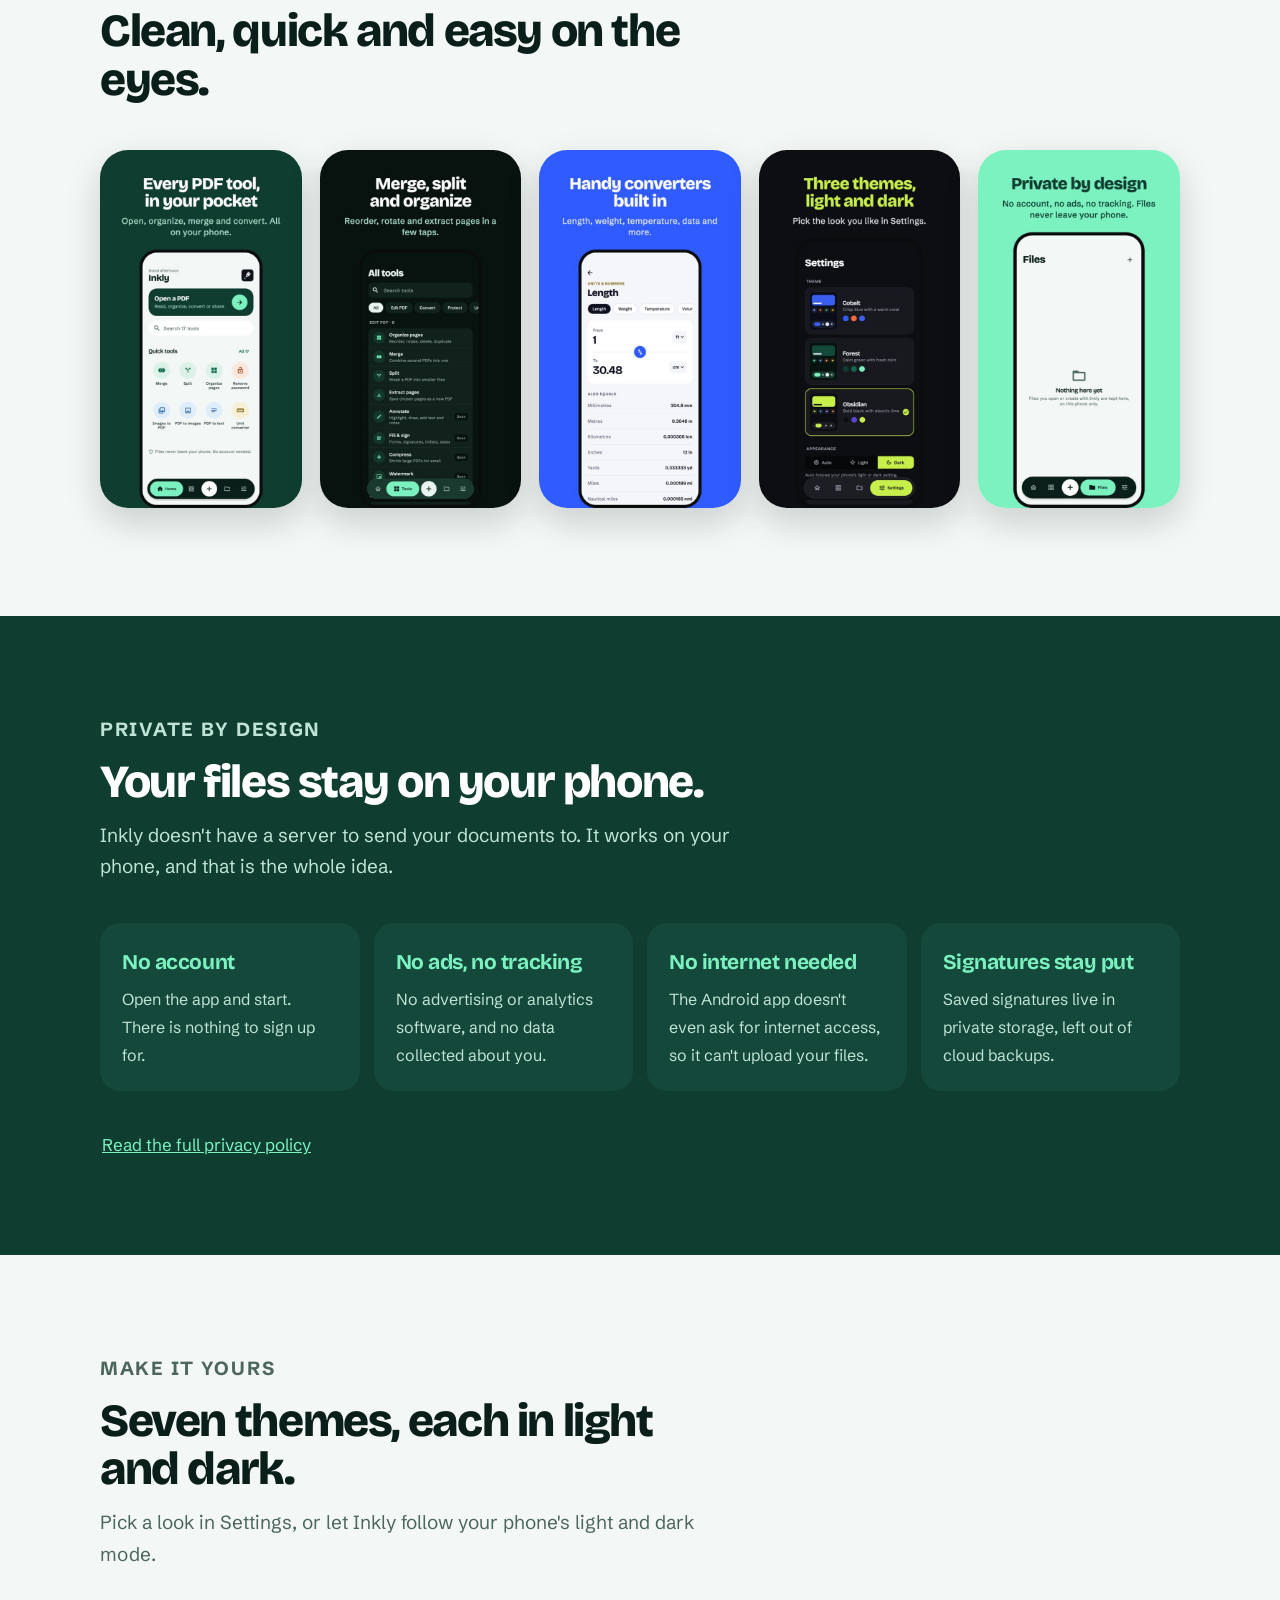
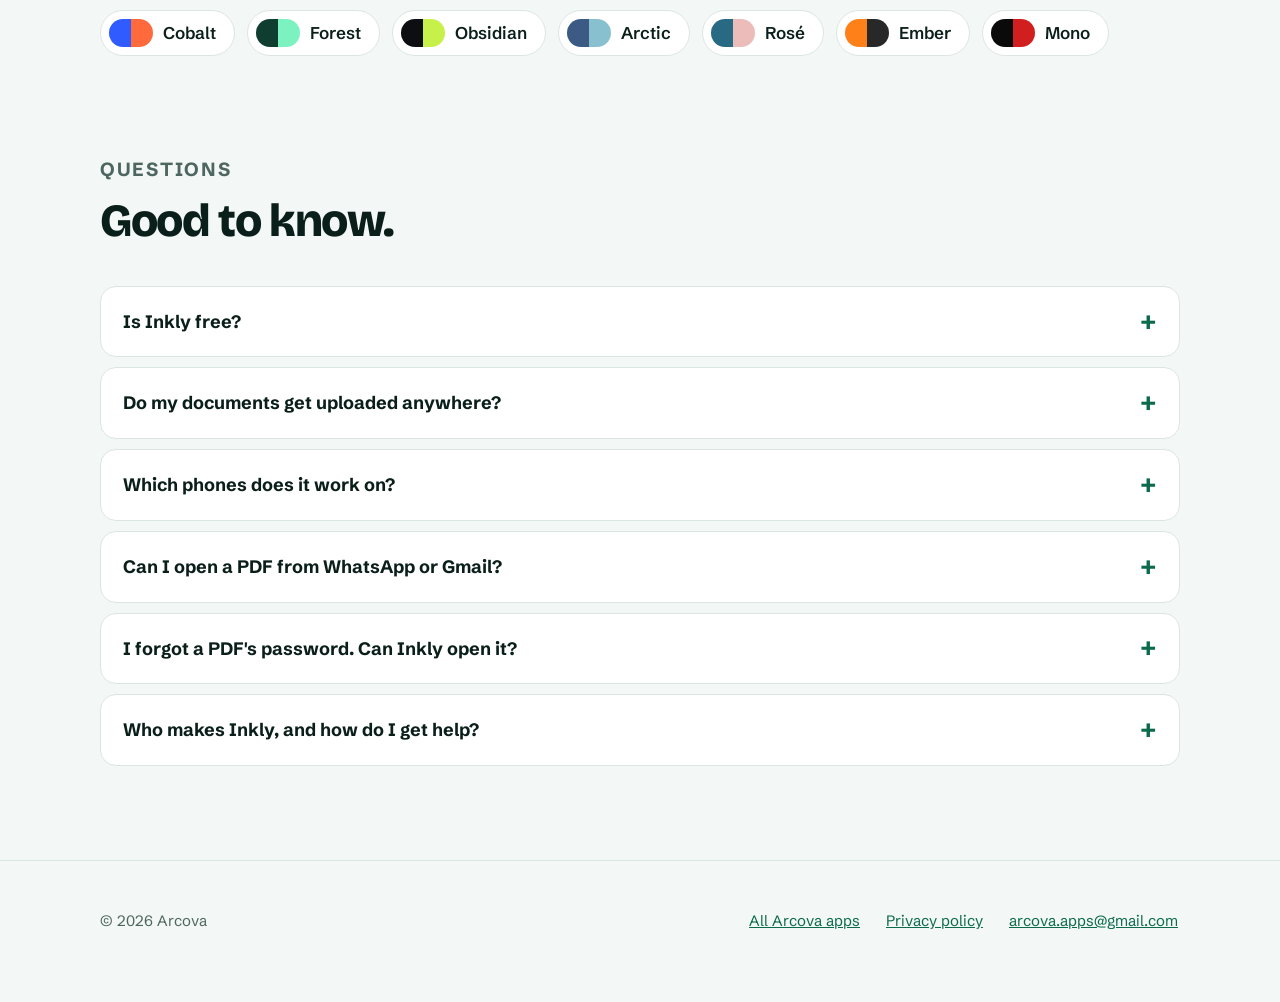
<file: inkly/index.html>
<!doctype html>
<html lang="en">
<head>
<meta charset="utf-8">
<meta name="viewport" content="width=device-width, initial-scale=1">
<title>Inkly · PDF editor and converter by Arcova</title>
<meta name="description" content="Inkly edits, signs, merges, compresses and converts PDFs on your phone. Private by design: no account, no ads, no tracking.">
<meta property="og:type" content="website">
<meta property="og:title" content="Inkly: every PDF tool, in your pocket">
<meta property="og:description" content="Organize, merge, sign, compress and convert PDFs. Everything stays on your phone.">
<meta property="og:url" content="https://aswin099.github.io/arcova/inkly/">
<meta property="og:image" content="https://aswin099.github.io/arcova/img/og.png">
<meta name="twitter:card" content="summary_large_image">
<meta name="theme-color" content="#0F3D30">
<link rel="icon" href="../inkly.svg" type="image/svg+xml">
<link rel="preload" href="../fonts/bricolage.woff2" as="font" type="font/woff2" crossorigin>
<link rel="stylesheet" href="../site.css">
</head>
<body>

<header class="hero">
  <div class="wrap">
    <div class="top">
      <a class="brand" href="../" aria-label="Arcova home">
        <svg viewBox="0 0 48 48" fill="none" stroke-width="4" aria-hidden="true"><path d="M10 30A14 14 0 0 1 38 30M17.5 30A6.5 6.5 0 0 1 30.5 30" stroke="currentColor"/><path d="M8 37q4-3 8 0t8 0 8 0 8 0" stroke="#7FD1C7" stroke-width="3" stroke-linecap="round"/></svg>
        Arcova
      </a>
      <nav aria-label="Main">
        <ul>
          <li><a href="#features">Features</a></li>
          <li><a href="#privacy">Privacy</a></li>
          <li><a href="#help">Help</a></li>
          <li><a href="../">All apps</a></li>
        </ul>
      </nav>
    </div>

    <div class="hero-grid">
      <div>
        <p class="eyebrow">Inkly by Arcova</p>
        <h1>Every PDF tool, <em>in your pocket.</em></h1>
        <p class="lead">Organize pages, merge, sign, compress and convert. Inkly does it all on your phone, with no account and no uploads.</p>
        <div class="cta">
          <span class="pill main" role="status">
            <svg viewBox="0 0 24 24" fill="none" stroke="currentColor" stroke-width="2" stroke-linecap="round" stroke-linejoin="round" aria-hidden="true"><path d="M5 3l14 9-14 9z"/></svg>
            Coming soon to Google Play
          </span>
          <a class="pill ghost" href="#privacy">How we protect your files</a>
        </div>
        <div class="chips"><span class="chip"><i class="plat android" aria-hidden="true"></i>Android</span><span class="chip dim"><i class="plat apple" aria-hidden="true"></i>iPhone planned</span></div>
      </div>
      <div class="phones" aria-hidden="false">
        <div class="phone back"><img src="../img/app-home_lime_dark.jpg" width="508" height="1100" alt="Inkly home screen in the dark Obsidian theme"></div>
        <div class="phone front"><img src="../img/app-home_forest_light.jpg" width="508" height="1100" alt="Inkly home screen with Open a PDF and quick tools"></div>
      </div>
    </div>
  </div>
</header>

<main>
<section id="features">
  <div class="wrap">
    <div class="head">
      <p class="eyebrow">What it does</p>
      <h2>Everything you reach for, in one app.</h2>
      <p>Open a PDF and get on with it. No sign-up, no waiting for a server.</p>
    </div>
    <div class="grid">
      <article class="card">
        <div class="ic"><svg viewBox="0 0 24 24" fill="none" stroke="currentColor" stroke-width="1.8" stroke-linejoin="round" aria-hidden="true"><rect x="4" y="4" width="6.5" height="6.5" rx="1.5"/><rect x="13.5" y="4" width="6.5" height="6.5" rx="1.5"/><rect x="4" y="13.5" width="6.5" height="6.5" rx="1.5"/><rect x="13.5" y="13.5" width="6.5" height="6.5" rx="1.5"/></svg></div>
        <h3>Organize pages</h3>
        <p>Drag to reorder, rotate, duplicate or delete pages. Pull out just the pages you need.</p>
      </article>
      <article class="card">
        <div class="ic"><svg viewBox="0 0 24 24" fill="none" stroke="currentColor" stroke-width="1.8" stroke-linecap="round" stroke-linejoin="round" aria-hidden="true"><circle cx="9" cy="12" r="5.5"/><circle cx="15" cy="12" r="5.5"/></svg></div>
        <h3>Merge and split</h3>
        <p>Combine several PDFs in the order you choose, or break one big file into smaller ones.</p>
      </article>
      <article class="card">
        <div class="ic p"><svg viewBox="0 0 24 24" fill="none" stroke="currentColor" stroke-width="1.8" stroke-linecap="round" stroke-linejoin="round" aria-hidden="true"><path d="M3 17c3-1 4-9 7-9 2 0 0 7 3 7 1.5 0 2-2 3-2s1 2 2 2h3M3 21h18"/></svg></div>
        <h3>Fill and sign</h3>
        <p>Save your signature once, then add it to any PDF in one tap. Add your initials, the date or any text too.</p>
      </article>
      <article class="card">
        <div class="ic o"><svg viewBox="0 0 24 24" fill="none" stroke="currentColor" stroke-width="1.8" stroke-linecap="round" stroke-linejoin="round" aria-hidden="true"><path d="M8 3v5l4-2 4 2V3M12 13v8M8 17l4 4 4-4"/></svg></div>
        <h3>Compress</h3>
        <p>Shrink big scans for email. See the exact new size before you save, and keep the text sharp.</p>
      </article>
      <article class="card">
        <div class="ic b"><svg viewBox="0 0 24 24" fill="none" stroke="currentColor" stroke-width="1.8" stroke-linecap="round" stroke-linejoin="round" aria-hidden="true"><rect x="3" y="4" width="18" height="16" rx="2"/><circle cx="9" cy="10" r="1.6"/><path d="m21 16-5-5-8 9"/></svg></div>
        <h3>Photos and PDFs</h3>
        <p>Turn photos into a PDF, save pages as JPG or PNG, or pull the text out of a PDF.</p>
      </article>
      <article class="card">
        <div class="ic y"><svg viewBox="0 0 24 24" fill="none" stroke="currentColor" stroke-width="1.8" stroke-linecap="round" stroke-linejoin="round" aria-hidden="true"><path d="m3 15 12-12 6 6L9 21z"/><path d="m7 11 2 2M10 8l2 2M13 5l2 2"/></svg></div>
        <h3>Handy converters</h3>
        <p>Length, weight, temperature, data and more, plus binary, hex and Roman numerals.</p>
      </article>
    </div>
  </div>
</section>

<section aria-labelledby="see" style="padding-top:0">
  <div class="wrap">
    <div class="head">
      <p class="eyebrow">A look inside</p>
      <h2 id="see">Clean, quick and easy on the eyes.</h2>
    </div>
    <div class="gallery" role="list" tabindex="0" aria-label="Inkly screenshots, scroll sideways">
      <figure role="listitem"><img src="../img/phone-01-home.jpg" width="563" height="1000" loading="lazy" alt="Home screen: every PDF tool, in your pocket"></figure>
      <figure role="listitem"><img src="../img/phone-02-tools.jpg" width="563" height="1000" loading="lazy" alt="Tools list: merge, split and organize"></figure>
      <figure role="listitem"><img src="../img/phone-03-units.jpg" width="563" height="1000" loading="lazy" alt="Unit converter showing feet to centimetres"></figure>
      <figure role="listitem"><img src="../img/phone-04-themes.jpg" width="563" height="1000" loading="lazy" alt="Theme picker with light and dark themes"></figure>
      <figure role="listitem"><img src="../img/phone-05-private.jpg" width="563" height="1000" loading="lazy" alt="Private by design: no account, no ads, no tracking"></figure>
    </div>
  </div>
</section>

<section class="band" id="privacy">
  <div class="wrap">
    <div class="head">
      <p class="eyebrow">Private by design</p>
      <h2>Your files stay on your phone.</h2>
      <p>Inkly doesn't have a server to send your documents to. It works on your phone, and that is the whole idea.</p>
    </div>
    <ul class="facts">
      <li><b>No account</b><span>Open the app and start. There is nothing to sign up for.</span></li>
      <li><b>No ads, no tracking</b><span>No advertising or analytics software, and no data collected about you.</span></li>
      <li><b>No internet needed</b><span>The Android app doesn't even ask for internet access, so it can't upload your files.</span></li>
      <li><b>Signatures stay put</b><span>Saved signatures live in private storage, left out of cloud backups.</span></li>
    </ul>
    <p style="margin-top:28px"><a href="../privacy/">Read the full privacy policy</a></p>
  </div>
</section>

<section>
  <div class="wrap">
    <div class="head">
      <p class="eyebrow">Make it yours</p>
      <h2>Seven themes, each in light and dark.</h2>
      <p>Pick a look in Settings, or let Inkly follow your phone's light and dark mode.</p>
    </div>
    <div class="themes">
      <div class="theme"><i aria-hidden="true"><b style="background:#2F5BFF"></b><b style="background:#FF6A3D"></b></i>Cobalt</div>
      <div class="theme"><i aria-hidden="true"><b style="background:#0F3D30"></b><b style="background:#7CF2C1"></b></i>Forest</div>
      <div class="theme"><i aria-hidden="true"><b style="background:#0D0E11"></b><b style="background:#C8F04A"></b></i>Obsidian</div>
      <div class="theme"><i aria-hidden="true"><b style="background:#3B5B85"></b><b style="background:#88C0D0"></b></i>Arctic</div>
      <div class="theme"><i aria-hidden="true"><b style="background:#286983"></b><b style="background:#EBBCBA"></b></i>Rosé</div>
      <div class="theme"><i aria-hidden="true"><b style="background:#FE8019"></b><b style="background:#282828"></b></i>Ember</div>
      <div class="theme"><i aria-hidden="true"><b style="background:#0A0A0A"></b><b style="background:#D11F1F"></b></i>Mono</div>
    </div>
  </div>
</section>

<section id="help" style="padding-top:0">
  <div class="wrap">
    <div class="head">
      <p class="eyebrow">Questions</p>
      <h2>Good to know.</h2>
    </div>
    <details>
      <summary>Is Inkly free?</summary>
      <p>Yes. Inkly is free to use, with no ads and no sign-up.</p>
    </details>
    <details>
      <summary>Do my documents get uploaded anywhere?</summary>
      <p>No. Files are processed on your phone. They only leave it when you choose Share or Save to… and then they go only where you send them.</p>
    </details>
    <details>
      <summary>Which phones does it work on?</summary>
      <p>Android 7.0 and newer. An iPhone version is planned.</p>
    </details>
    <details>
      <summary>Can I open a PDF from WhatsApp or Gmail?</summary>
      <p>Yes. Choose Inkly from the "Open with" or Share menu and the PDF opens in Inkly. Share several at once and they open ready to merge.</p>
    </details>
    <details>
      <summary>I forgot a PDF's password. Can Inkly open it?</summary>
      <p>No. Inkly can save an unlocked copy of a PDF if you know the password, but it can't recover forgotten ones.</p>
    </details>
    <details>
      <summary>Who makes Inkly, and how do I get help?</summary>
      <p>Inkly is made by Arcova. Email <a href="mailto:arcova.apps@gmail.com">arcova.apps@gmail.com</a> with questions, problems or ideas. We usually reply within two working days.</p>
    </details>
  </div>
</section>
</main>

<footer>
  <div class="wrap">
    <span>© 2026 Arcova</span>
    <ul>
      <li><a href="../">All Arcova apps</a></li>
      <li><a href="../privacy/">Privacy policy</a></li>
      <li><a href="mailto:arcova.apps@gmail.com">arcova.apps@gmail.com</a></li>
    </ul>
  </div>
</footer>

</body>
</html>
</file>
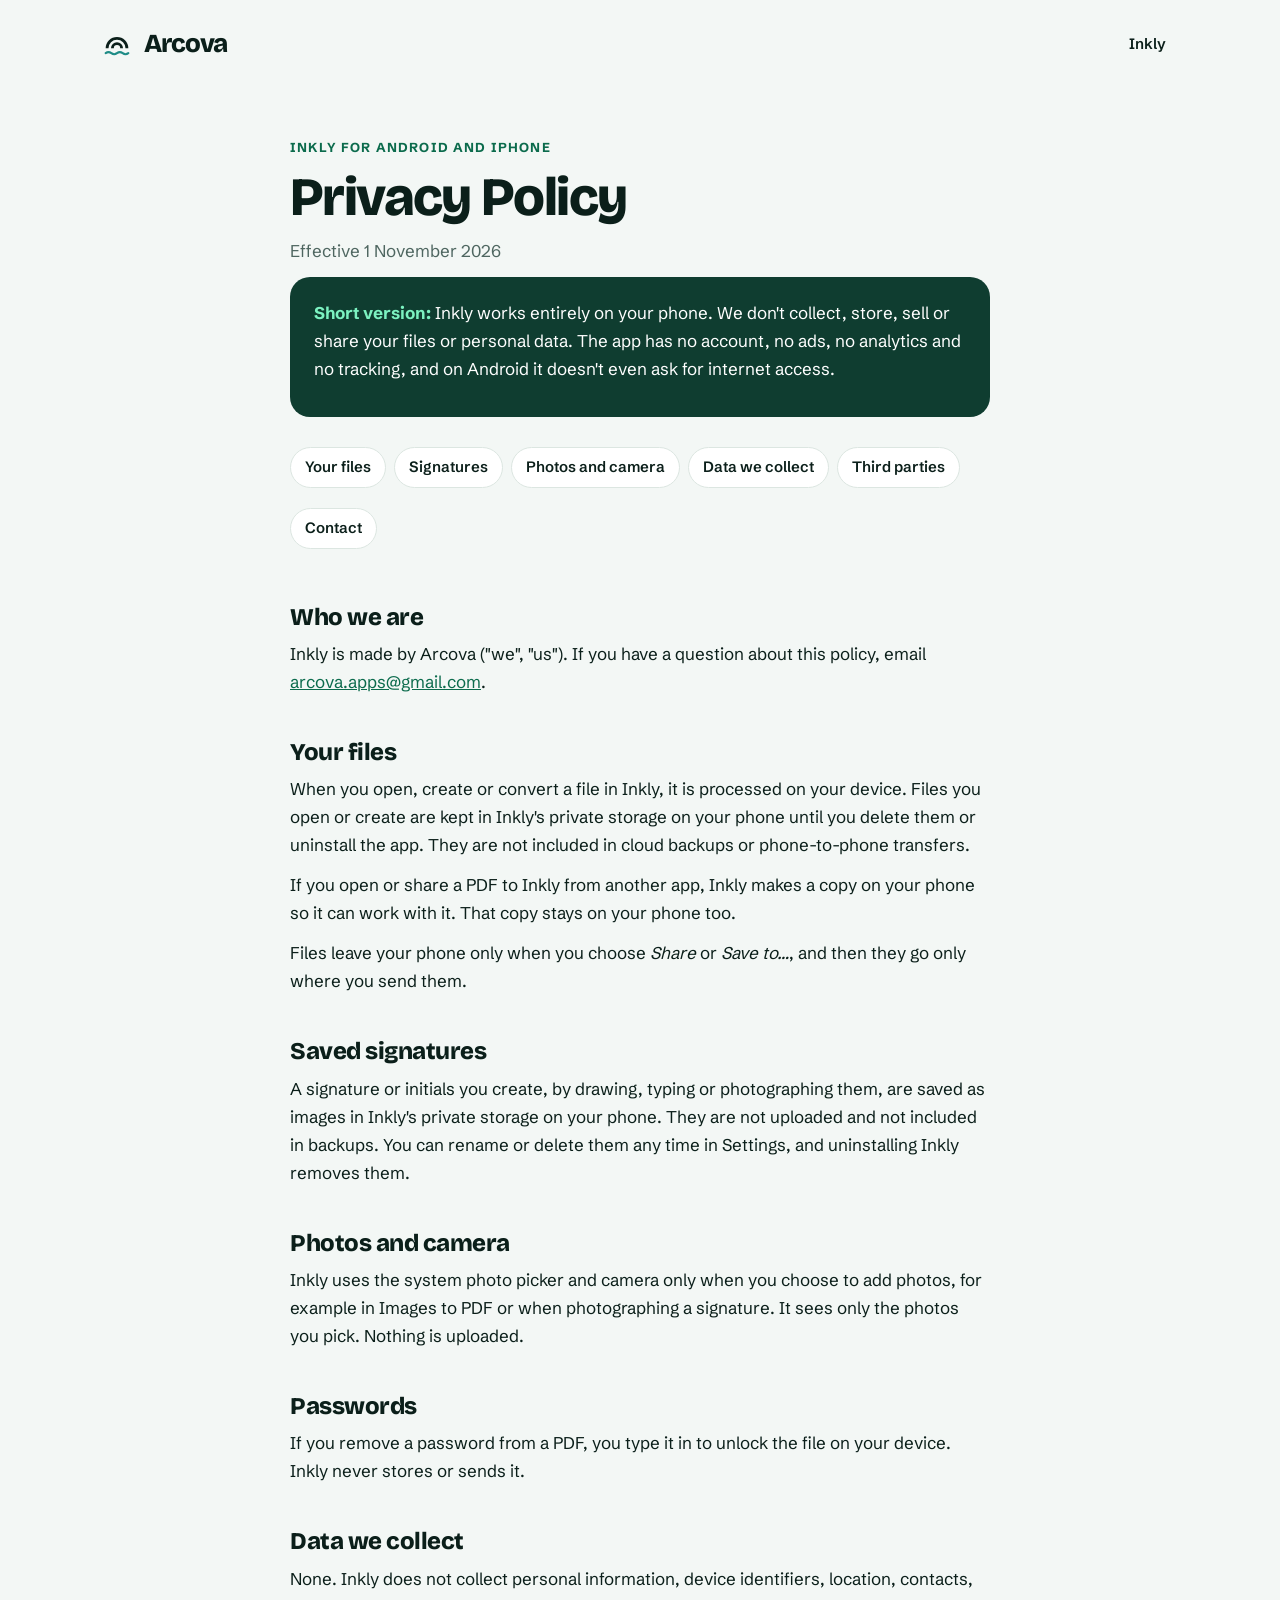
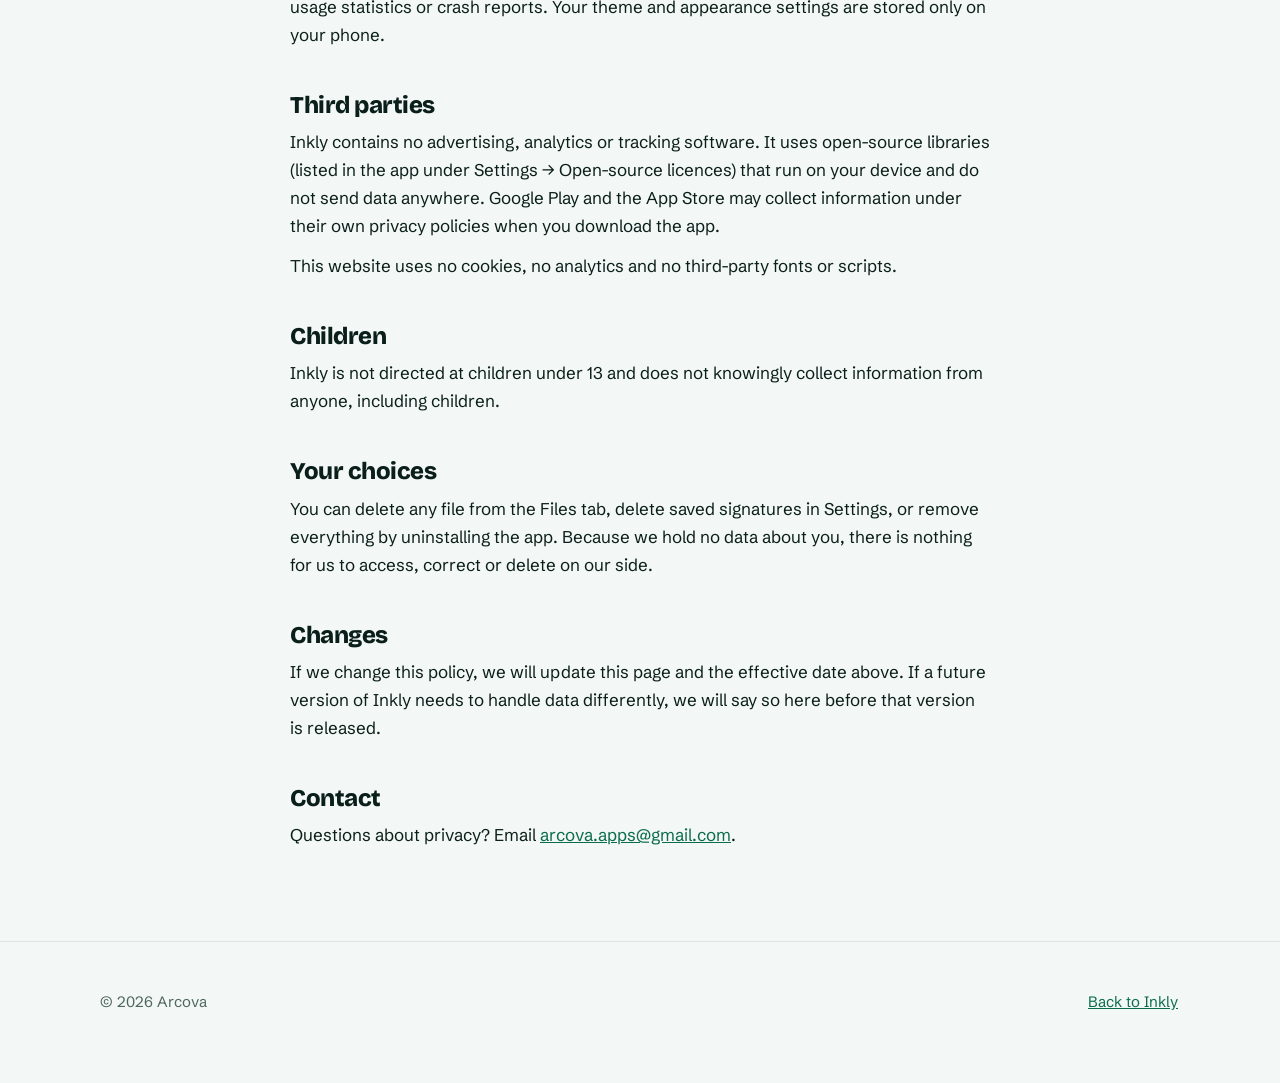
<file: privacy/index.html>
<!doctype html>
<html lang="en">
<head>
<meta charset="utf-8">
<meta name="viewport" content="width=device-width, initial-scale=1">
<title>Inkly Privacy Policy · Arcova</title>
<meta name="description" content="How the Inkly app handles your files and data. Short version: everything stays on your phone.">
<meta name="theme-color" content="#0F3D30">
<link rel="icon" href="../inkly.svg" type="image/svg+xml">
<link rel="preload" href="../fonts/bricolage.woff2" as="font" type="font/woff2" crossorigin>
<link rel="stylesheet" href="../site.css">
</head>
<body>
<div class="wrap">
  <div class="top">
    <a class="brand" href="../" aria-label="Arcova home">
      <svg viewBox="0 0 48 48" fill="none" stroke-width="4" aria-hidden="true"><path d="M10 30A14 14 0 0 1 38 30M17.5 30A6.5 6.5 0 0 1 30.5 30" stroke="currentColor"/><path d="M8 37q4-3 8 0t8 0 8 0 8 0" stroke="#1E8C86" stroke-width="3" stroke-linecap="round"/></svg>
      Arcova
    </a>
    <nav aria-label="Main"><ul><li><a href="../inkly/">Inkly</a></li></ul></nav>
  </div>
</div>

<main class="doc">
  <p class="eyebrow">Inkly for Android and iPhone</p>
  <h1>Privacy Policy</h1>
  <p class="meta">Effective 1 November 2026</p>

  <div class="glance"><p><strong>Short version:</strong> Inkly works entirely on your phone. We don't collect, store, sell or share your files or personal data. The app has no account, no ads, no analytics and no tracking, and on Android it doesn't even ask for internet access.</p></div>

  <ul class="toc" aria-label="On this page">
    <li><a href="#files">Your files</a></li>
    <li><a href="#signatures">Signatures</a></li>
    <li><a href="#photos">Photos and camera</a></li>
    <li><a href="#data">Data we collect</a></li>
    <li><a href="#third">Third parties</a></li>
    <li><a href="#contact">Contact</a></li>
  </ul>

  <h2>Who we are</h2>
  <p>Inkly is made by Arcova ("we", "us"). If you have a question about this policy, email <a href="mailto:arcova.apps@gmail.com">arcova.apps@gmail.com</a>.</p>

  <h2 id="files">Your files</h2>
  <p>When you open, create or convert a file in Inkly, it is processed on your device. Files you open or create are kept in Inkly's private storage on your phone until you delete them or uninstall the app. They are not included in cloud backups or phone-to-phone transfers.</p>
  <p>If you open or share a PDF to Inkly from another app, Inkly makes a copy on your phone so it can work with it. That copy stays on your phone too.</p>
  <p>Files leave your phone only when you choose <em>Share</em> or <em>Save to…</em>, and then they go only where you send them.</p>

  <h2 id="signatures">Saved signatures</h2>
  <p>A signature or initials you create, by drawing, typing or photographing them, are saved as images in Inkly's private storage on your phone. They are not uploaded and not included in backups. You can rename or delete them any time in Settings, and uninstalling Inkly removes them.</p>

  <h2 id="photos">Photos and camera</h2>
  <p>Inkly uses the system photo picker and camera only when you choose to add photos, for example in Images to PDF or when photographing a signature. It sees only the photos you pick. Nothing is uploaded.</p>

  <h2>Passwords</h2>
  <p>If you remove a password from a PDF, you type it in to unlock the file on your device. Inkly never stores or sends it.</p>

  <h2 id="data">Data we collect</h2>
  <p>None. Inkly does not collect personal information, device identifiers, location, contacts, usage statistics or crash reports. Your theme and appearance settings are stored only on your phone.</p>

  <h2 id="third">Third parties</h2>
  <p>Inkly contains no advertising, analytics or tracking software. It uses open-source libraries (listed in the app under Settings → Open-source licences) that run on your device and do not send data anywhere. Google Play and the App Store may collect information under their own privacy policies when you download the app.</p>
  <p>This website uses no cookies, no analytics and no third-party fonts or scripts.</p>

  <h2>Children</h2>
  <p>Inkly is not directed at children under 13 and does not knowingly collect information from anyone, including children.</p>

  <h2>Your choices</h2>
  <p>You can delete any file from the Files tab, delete saved signatures in Settings, or remove everything by uninstalling the app. Because we hold no data about you, there is nothing for us to access, correct or delete on our side.</p>

  <h2>Changes</h2>
  <p>If we change this policy, we will update this page and the effective date above. If a future version of Inkly needs to handle data differently, we will say so here before that version is released.</p>

  <h2 id="contact">Contact</h2>
  <p>Questions about privacy? Email <a href="mailto:arcova.apps@gmail.com">arcova.apps@gmail.com</a>.</p>
</main>

<footer>
  <div class="wrap">
    <span>© 2026 Arcova</span>
    <ul><li><a href="../inkly/">Back to Inkly</a></li></ul>
  </div>
</footer>
</body>
</html>
</file>
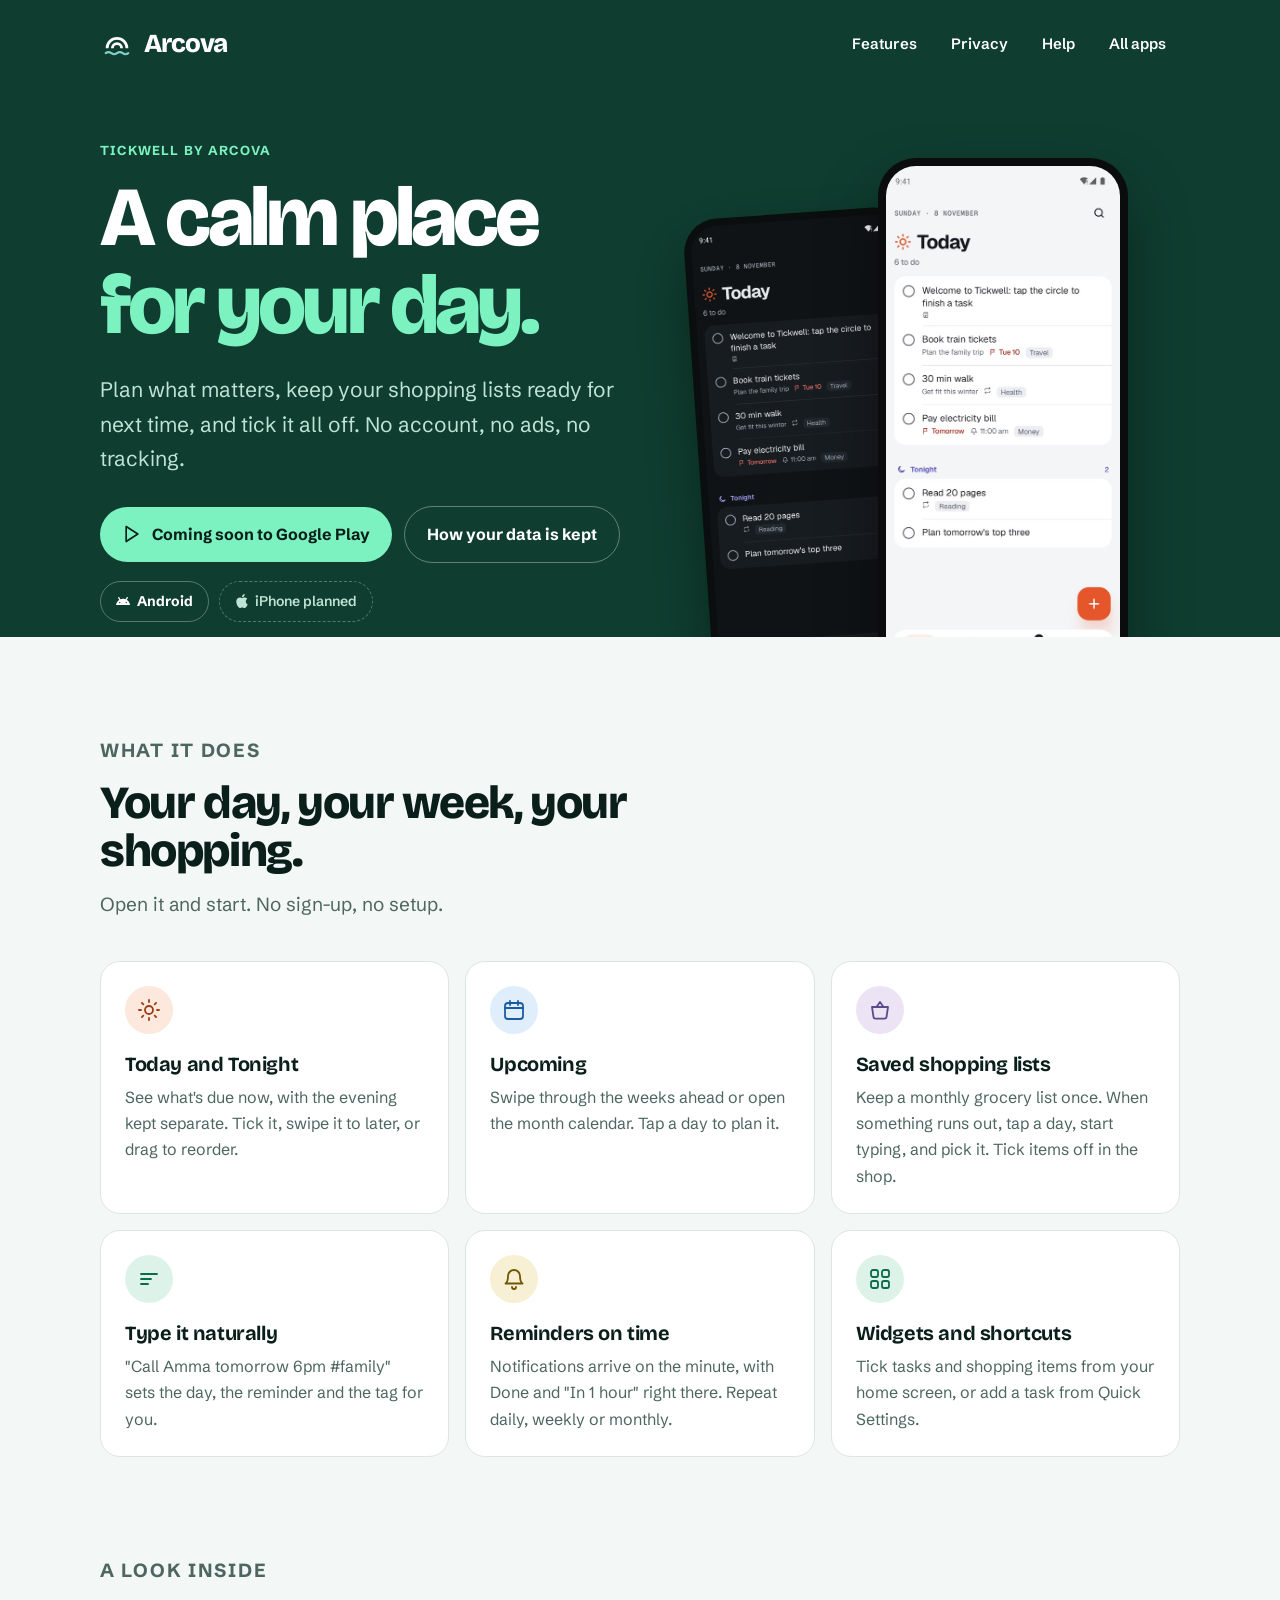
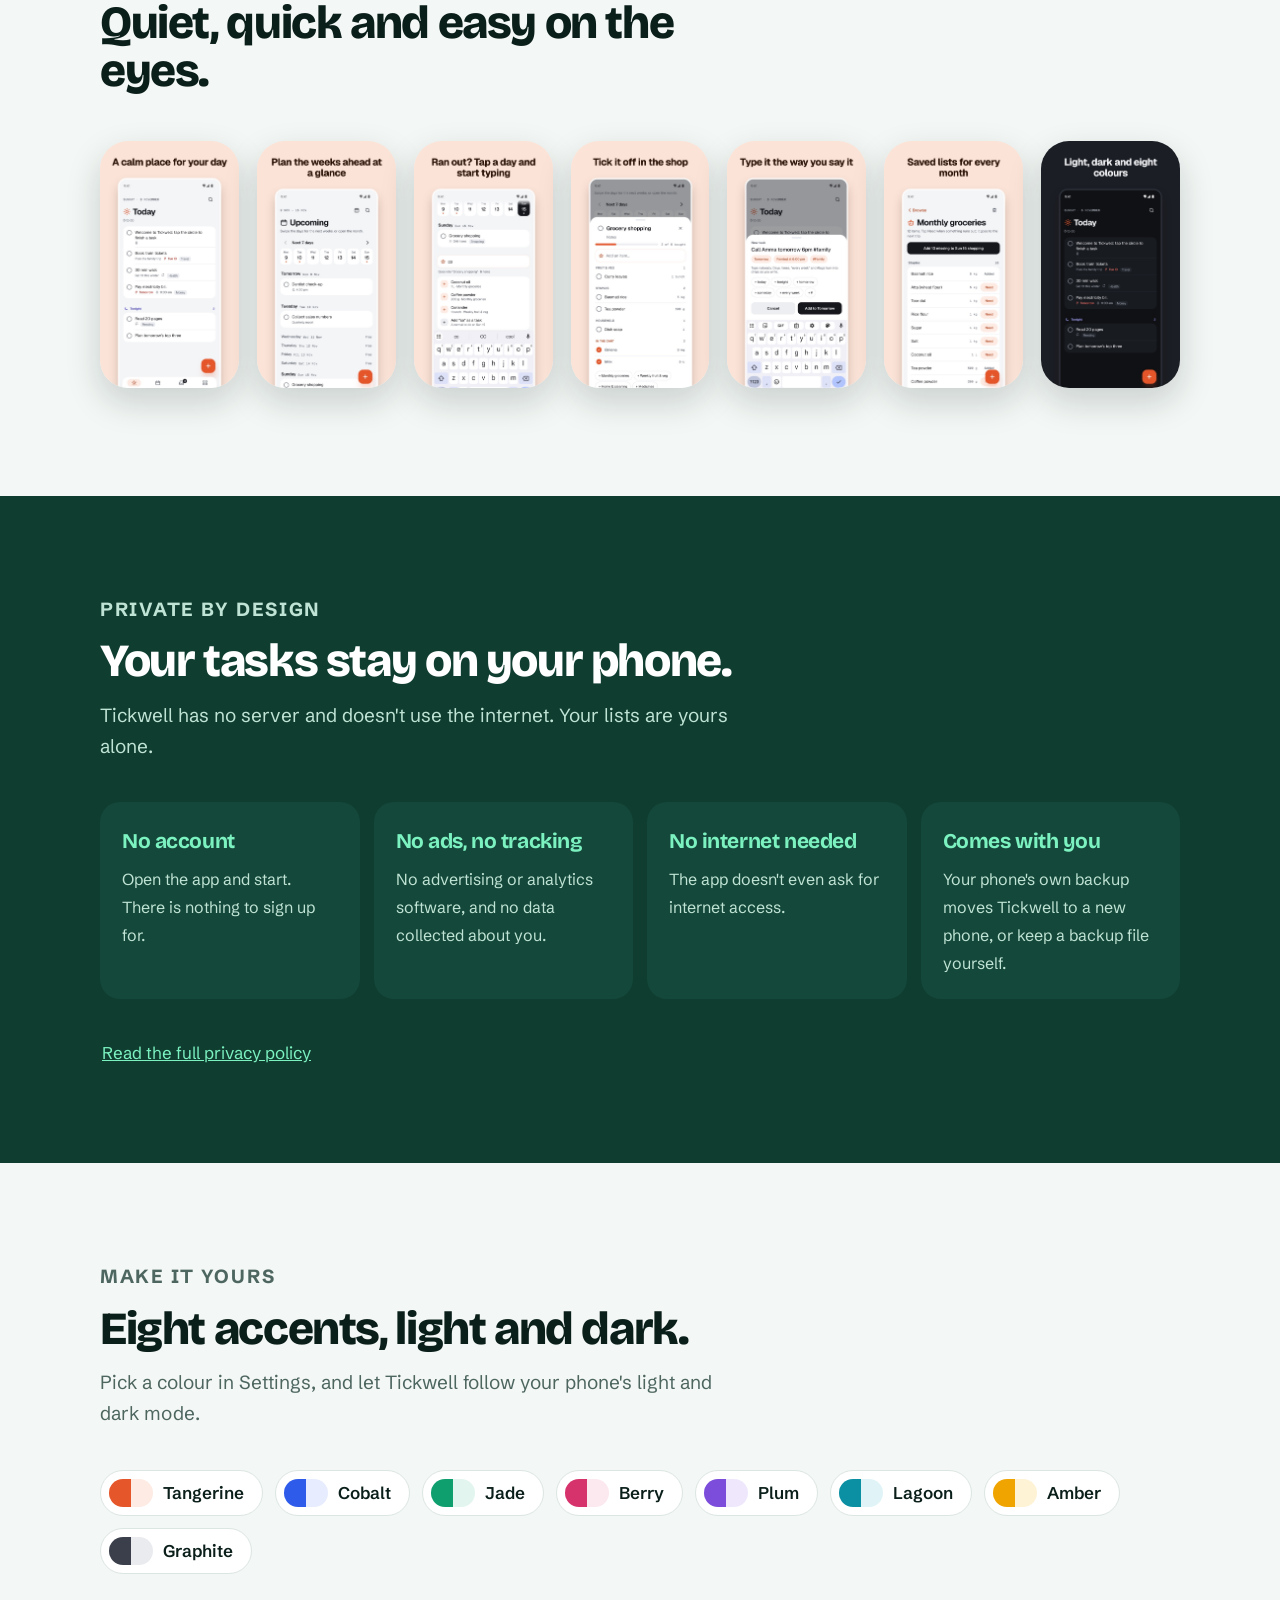
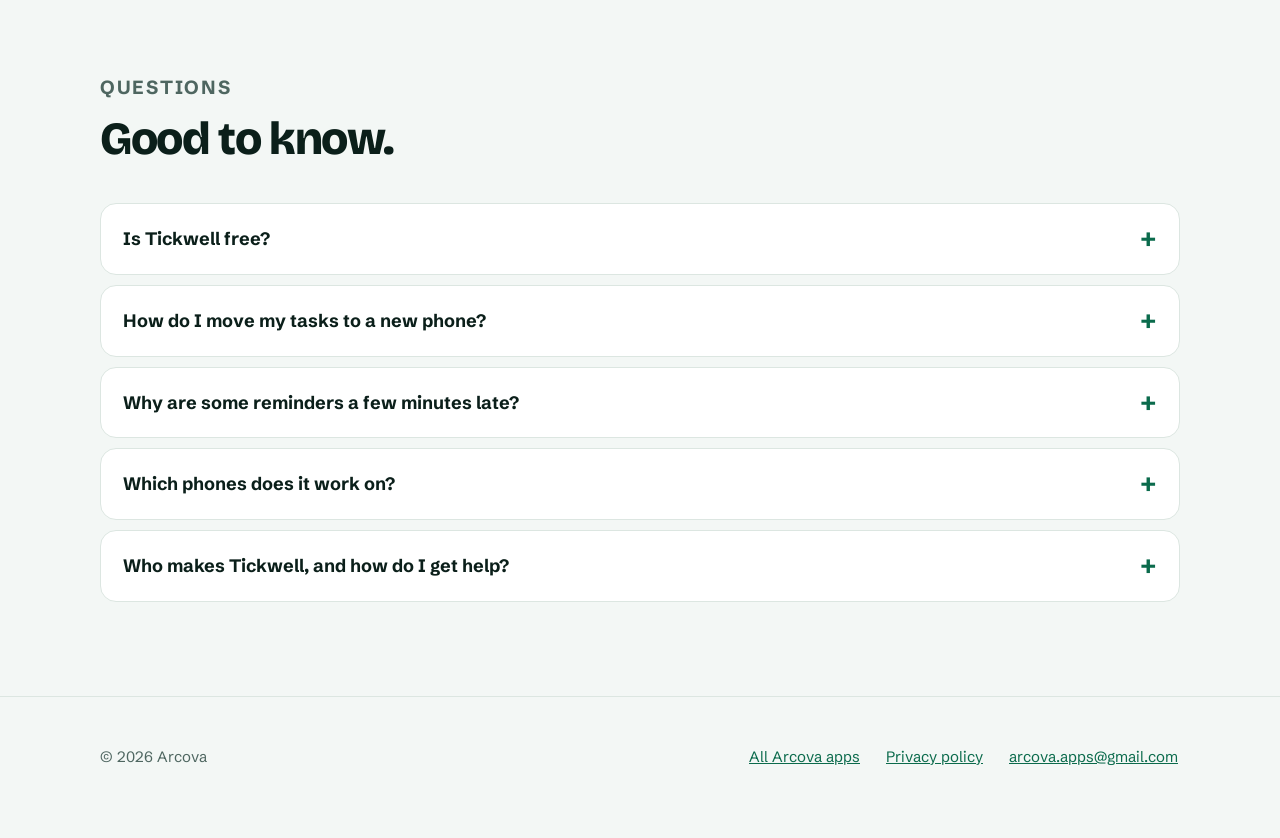
<file: tickwell/index.html>
<!doctype html>
<html lang="en">
<head>
<meta charset="utf-8">
<meta name="viewport" content="width=device-width, initial-scale=1">
<title>Tickwell · calm to-dos and shopping lists by Arcova</title>
<meta name="description" content="Tickwell is a calm to-do app with saved shopping lists, reminders and widgets. No account, no ads, no tracking.">
<meta property="og:type" content="website">
<meta property="og:title" content="Tickwell: a calm place for your day">
<meta property="og:description" content="Plan your day, keep saved shopping lists, tick it off. Everything stays on your phone.">
<meta property="og:url" content="https://aswin099.github.io/arcova/tickwell/">
<meta name="theme-color" content="#D9471C">
<link rel="icon" href="../tickwell.svg" type="image/svg+xml">
<link rel="preload" href="../fonts/bricolage.woff2" as="font" type="font/woff2" crossorigin>
<link rel="stylesheet" href="../site.css">
</head>
<body>

<header class="hero">
  <div class="wrap">
    <div class="top">
      <a class="brand" href="../" aria-label="Arcova home">
        <svg viewBox="0 0 48 48" fill="none" stroke-width="4" aria-hidden="true"><path d="M10 30A14 14 0 0 1 38 30M17.5 30A6.5 6.5 0 0 1 30.5 30" stroke="currentColor"/><path d="M8 37q4-3 8 0t8 0 8 0 8 0" stroke="#7FD1C7" stroke-width="3" stroke-linecap="round"/></svg>
        Arcova
      </a>
      <nav aria-label="Main">
        <ul>
          <li><a href="#features">Features</a></li>
          <li><a href="#privacy">Privacy</a></li>
          <li><a href="#help">Help</a></li>
          <li><a href="../">All apps</a></li>
        </ul>
      </nav>
    </div>

    <div class="hero-grid">
      <div>
        <p class="eyebrow">Tickwell by Arcova</p>
        <h1>A calm place <em>for your day.</em></h1>
        <p class="lead">Plan what matters, keep your shopping lists ready for next time, and tick it all off. No account, no ads, no tracking.</p>
        <div class="cta">
          <span class="pill main" role="status">
            <svg viewBox="0 0 24 24" fill="none" stroke="currentColor" stroke-width="2" stroke-linecap="round" stroke-linejoin="round" aria-hidden="true"><path d="M5 3l14 9-14 9z"/></svg>
            Coming soon to Google Play
          </span>
          <a class="pill ghost" href="#privacy">How your data is kept</a>
        </div>
        <div class="chips"><span class="chip"><i class="plat android" aria-hidden="true"></i>Android</span><span class="chip dim"><i class="plat apple" aria-hidden="true"></i>iPhone planned</span></div>
      </div>
      <div class="phones" aria-hidden="false">
        <div class="phone back"><img src="../img/tickwell-today-dark.jpg" width="508" height="1129" alt="Tickwell Today screen in dark mode"></div>
        <div class="phone front"><img src="../img/tickwell-today-light.jpg" width="508" height="1129" alt="Tickwell Today screen with tasks and a Tonight section"></div>
      </div>
    </div>
  </div>
</header>

<main>
<section id="features">
  <div class="wrap">
    <div class="head">
      <p class="eyebrow">What it does</p>
      <h2>Your day, your week, your shopping.</h2>
      <p>Open it and start. No sign-up, no setup.</p>
    </div>
    <div class="grid">
      <article class="card">
        <div class="ic o"><svg viewBox="0 0 24 24" fill="none" stroke="currentColor" stroke-width="1.8" stroke-linecap="round" aria-hidden="true"><circle cx="12" cy="12" r="4"/><path d="M12 2v2M12 20v2M4.9 4.9l1.4 1.4M17.7 17.7l1.4 1.4M2 12h2M20 12h2M4.9 19.1l1.4-1.4M17.7 6.3l1.4-1.4"/></svg></div>
        <h3>Today and Tonight</h3>
        <p>See what's due now, with the evening kept separate. Tick it, swipe it to later, or drag to reorder.</p>
      </article>
      <article class="card">
        <div class="ic b"><svg viewBox="0 0 24 24" fill="none" stroke="currentColor" stroke-width="1.8" stroke-linecap="round" stroke-linejoin="round" aria-hidden="true"><rect x="3" y="5" width="18" height="16" rx="3"/><path d="M3 10h18M8 3v4M16 3v4"/></svg></div>
        <h3>Upcoming</h3>
        <p>Swipe through the weeks ahead or open the month calendar. Tap a day to plan it.</p>
      </article>
      <article class="card">
        <div class="ic p"><svg viewBox="0 0 24 24" fill="none" stroke="currentColor" stroke-width="1.8" stroke-linecap="round" stroke-linejoin="round" aria-hidden="true"><path d="M4 9h16l-1.5 10a2 2 0 0 1-2 1.7h-9a2 2 0 0 1-2-1.7z"/><path d="M8.5 9l3.5-5 3.5 5"/></svg></div>
        <h3>Saved shopping lists</h3>
        <p>Keep a monthly grocery list once. When something runs out, tap a day, start typing, and pick it. Tick items off in the shop.</p>
      </article>
      <article class="card">
        <div class="ic"><svg viewBox="0 0 24 24" fill="none" stroke="currentColor" stroke-width="1.8" stroke-linecap="round" stroke-linejoin="round" aria-hidden="true"><path d="M4 7h16M4 12h10M4 17h7"/></svg></div>
        <h3>Type it naturally</h3>
        <p>"Call Amma tomorrow 6pm #family" sets the day, the reminder and the tag for you.</p>
      </article>
      <article class="card">
        <div class="ic y"><svg viewBox="0 0 24 24" fill="none" stroke="currentColor" stroke-width="1.8" stroke-linecap="round" stroke-linejoin="round" aria-hidden="true"><path d="M6 9a6 6 0 0 1 12 0c0 6 2.5 7.5 2.5 7.5h-17S6 15 6 9z"/><path d="M10 20a2 2 0 0 0 4 0"/></svg></div>
        <h3>Reminders on time</h3>
        <p>Notifications arrive on the minute, with Done and "In 1 hour" right there. Repeat daily, weekly or monthly.</p>
      </article>
      <article class="card">
        <div class="ic"><svg viewBox="0 0 24 24" fill="none" stroke="currentColor" stroke-width="1.8" stroke-linejoin="round" aria-hidden="true"><rect x="3" y="3" width="7" height="7" rx="2"/><rect x="14" y="3" width="7" height="7" rx="2"/><rect x="3" y="14" width="7" height="7" rx="2"/><rect x="14" y="14" width="7" height="7" rx="2"/></svg></div>
        <h3>Widgets and shortcuts</h3>
        <p>Tick tasks and shopping items from your home screen, or add a task from Quick Settings.</p>
      </article>
    </div>
  </div>
</section>

<section aria-labelledby="see" style="padding-top:0">
  <div class="wrap">
    <div class="head">
      <p class="eyebrow">A look inside</p>
      <h2 id="see">Quiet, quick and easy on the eyes.</h2>
    </div>
    <div class="gallery" role="list" tabindex="0" aria-label="Tickwell screenshots, scroll sideways">
      <figure role="listitem"><img src="../img/tickwell-phone-01-today.jpg" width="563" height="1000" loading="lazy" alt="A calm place for your day: the Today screen"></figure>
      <figure role="listitem"><img src="../img/tickwell-phone-02-week.jpg" width="563" height="1000" loading="lazy" alt="Plan the weeks ahead: the Upcoming week strip"></figure>
      <figure role="listitem"><img src="../img/tickwell-phone-03-dayadd.jpg" width="563" height="1000" loading="lazy" alt="Typing co shows coconut oil and coffee powder from saved lists"></figure>
      <figure role="listitem"><img src="../img/tickwell-phone-04-trip.jpg" width="563" height="1000" loading="lazy" alt="A shopping trip with items in the cart struck through"></figure>
      <figure role="listitem"><img src="../img/tickwell-phone-05-quickadd.jpg" width="563" height="1000" loading="lazy" alt="Quick add turning a sentence into a date, reminder and tag"></figure>
      <figure role="listitem"><img src="../img/tickwell-phone-06-lists.jpg" width="563" height="1000" loading="lazy" alt="The Monthly groceries saved list with Need buttons"></figure>
      <figure role="listitem"><img src="../img/tickwell-phone-07-dark.jpg" width="563" height="1000" loading="lazy" alt="Today in dark mode"></figure>
    </div>
  </div>
</section>

<section class="band" id="privacy">
  <div class="wrap">
    <div class="head">
      <p class="eyebrow">Private by design</p>
      <h2>Your tasks stay on your phone.</h2>
      <p>Tickwell has no server and doesn't use the internet. Your lists are yours alone.</p>
    </div>
    <ul class="facts">
      <li><b>No account</b><span>Open the app and start. There is nothing to sign up for.</span></li>
      <li><b>No ads, no tracking</b><span>No advertising or analytics software, and no data collected about you.</span></li>
      <li><b>No internet needed</b><span>The app doesn't even ask for internet access.</span></li>
      <li><b>Comes with you</b><span>Your phone's own backup moves Tickwell to a new phone, or keep a backup file yourself.</span></li>
    </ul>
    <p style="margin-top:28px"><a href="privacy/">Read the full privacy policy</a></p>
  </div>
</section>

<section>
  <div class="wrap">
    <div class="head">
      <p class="eyebrow">Make it yours</p>
      <h2>Eight accents, light and dark.</h2>
      <p>Pick a colour in Settings, and let Tickwell follow your phone's light and dark mode.</p>
    </div>
    <div class="themes">
      <div class="theme"><i aria-hidden="true"><b style="background:#E5562A"></b><b style="background:#FDEBE4"></b></i>Tangerine</div>
      <div class="theme"><i aria-hidden="true"><b style="background:#2F5BEA"></b><b style="background:#E7EDFE"></b></i>Cobalt</div>
      <div class="theme"><i aria-hidden="true"><b style="background:#0F9F6E"></b><b style="background:#E2F5EE"></b></i>Jade</div>
      <div class="theme"><i aria-hidden="true"><b style="background:#D6336C"></b><b style="background:#FCE8EF"></b></i>Berry</div>
      <div class="theme"><i aria-hidden="true"><b style="background:#7C4DDB"></b><b style="background:#EFE8FD"></b></i>Plum</div>
      <div class="theme"><i aria-hidden="true"><b style="background:#0B8FA3"></b><b style="background:#E0F4F7"></b></i>Lagoon</div>
      <div class="theme"><i aria-hidden="true"><b style="background:#F0A400"></b><b style="background:#FFF3D6"></b></i>Amber</div>
      <div class="theme"><i aria-hidden="true"><b style="background:#3A3F4B"></b><b style="background:#E9EBEF"></b></i>Graphite</div>
    </div>
  </div>
</section>

<section id="help" style="padding-top:0">
  <div class="wrap">
    <div class="head">
      <p class="eyebrow">Questions</p>
      <h2>Good to know.</h2>
    </div>
    <details>
      <summary>Is Tickwell free?</summary>
      <p>Yes. Tickwell is free, with no ads and no sign-up.</p>
    </details>
    <details>
      <summary>How do I move my tasks to a new phone?</summary>
      <p>Set up the new phone with the same Google account and restore your apps, or use your phone maker's transfer tool such as Smart Switch. Tickwell comes along with your tasks and lists. You can also save a backup file in Settings → Backup &amp; new phone and restore it on the new phone.</p>
    </details>
    <details>
      <summary>Why are some reminders a few minutes late?</summary>
      <p>On Android 12 and newer, allow Tickwell in Settings → Apps → Special app access → Alarms &amp; reminders. Tickwell asks the first time you set a reminder.</p>
    </details>
    <details>
      <summary>Which phones does it work on?</summary>
      <p>Android 8.0 and newer. An iPhone version is planned.</p>
    </details>
    <details>
      <summary>Who makes Tickwell, and how do I get help?</summary>
      <p>Tickwell is made by Arcova. Email <a href="mailto:arcova.apps@gmail.com">arcova.apps@gmail.com</a> with questions, problems or ideas. We usually reply within two working days.</p>
    </details>
  </div>
</section>
</main>

<footer>
  <div class="wrap">
    <span>© 2026 Arcova</span>
    <ul>
      <li><a href="../">All Arcova apps</a></li>
      <li><a href="privacy/">Privacy policy</a></li>
      <li><a href="mailto:arcova.apps@gmail.com">arcova.apps@gmail.com</a></li>
    </ul>
  </div>
</footer>

</body>
</html>
</file>
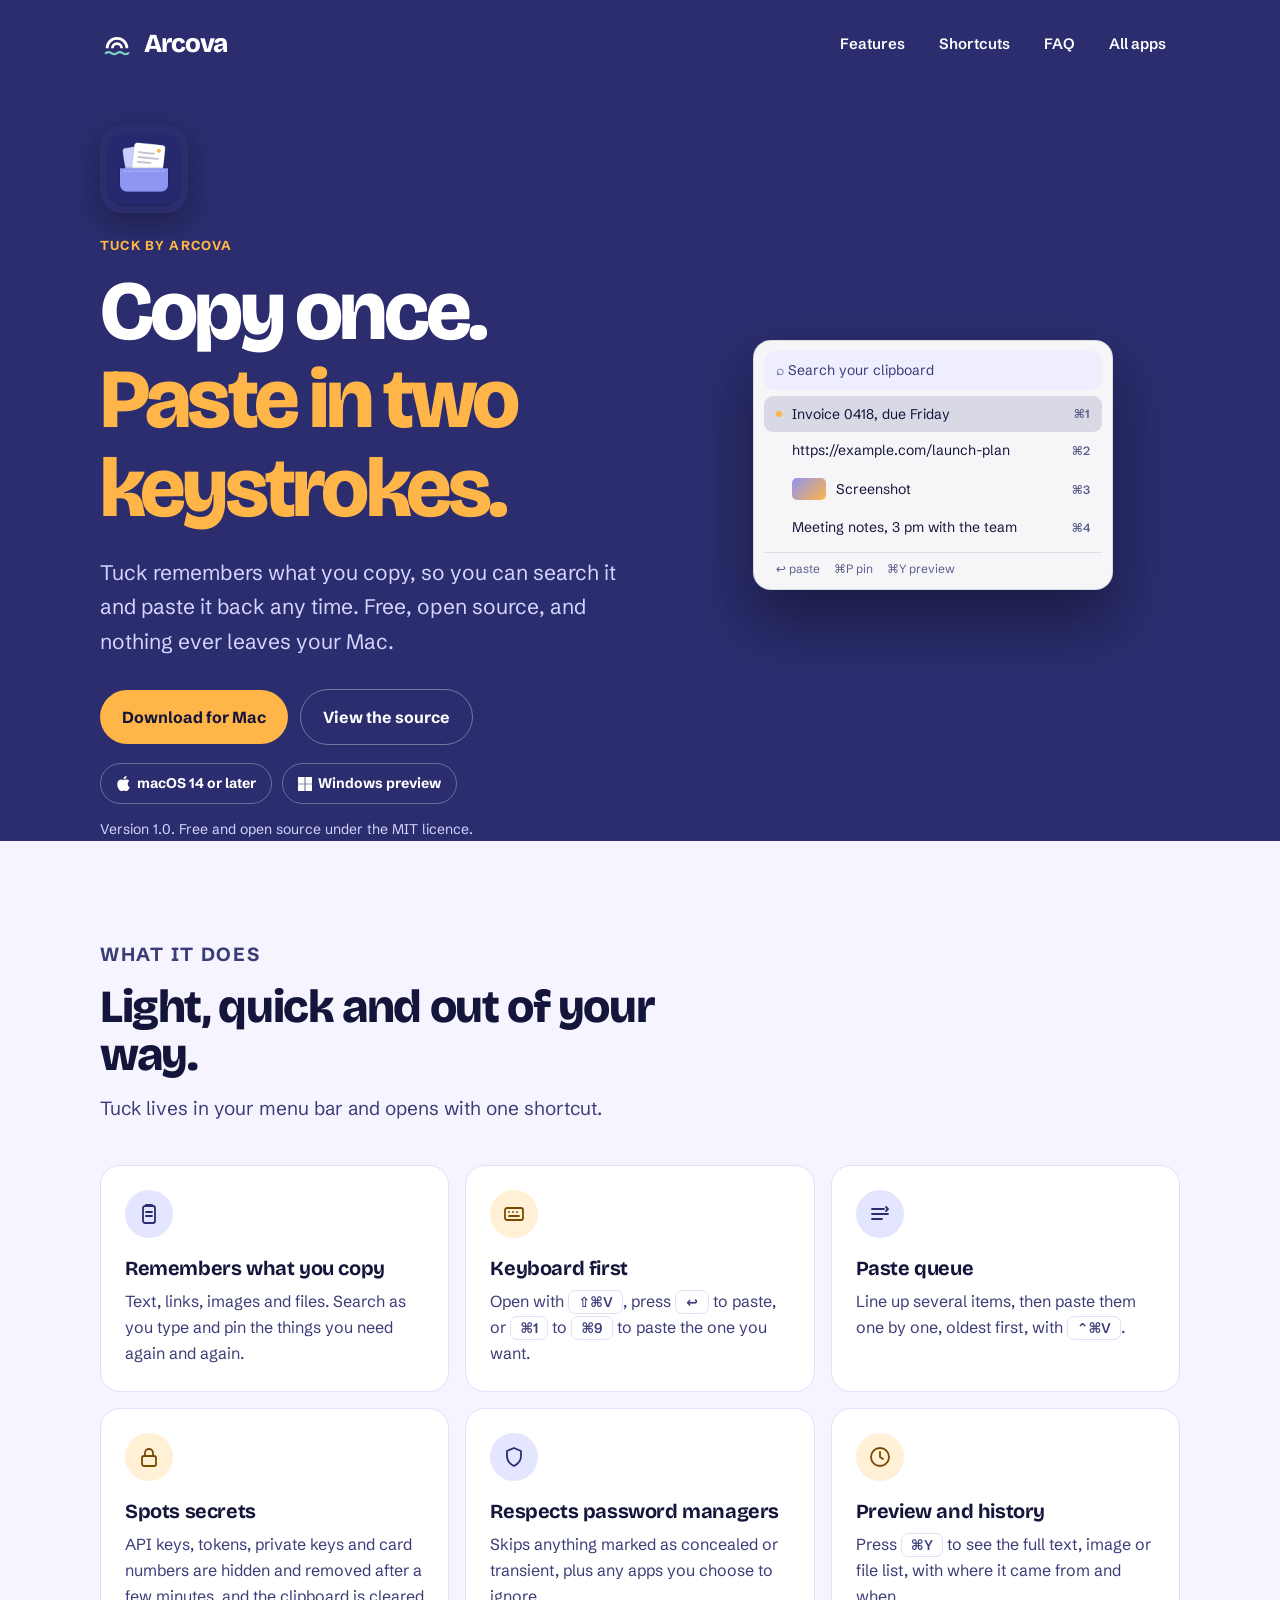
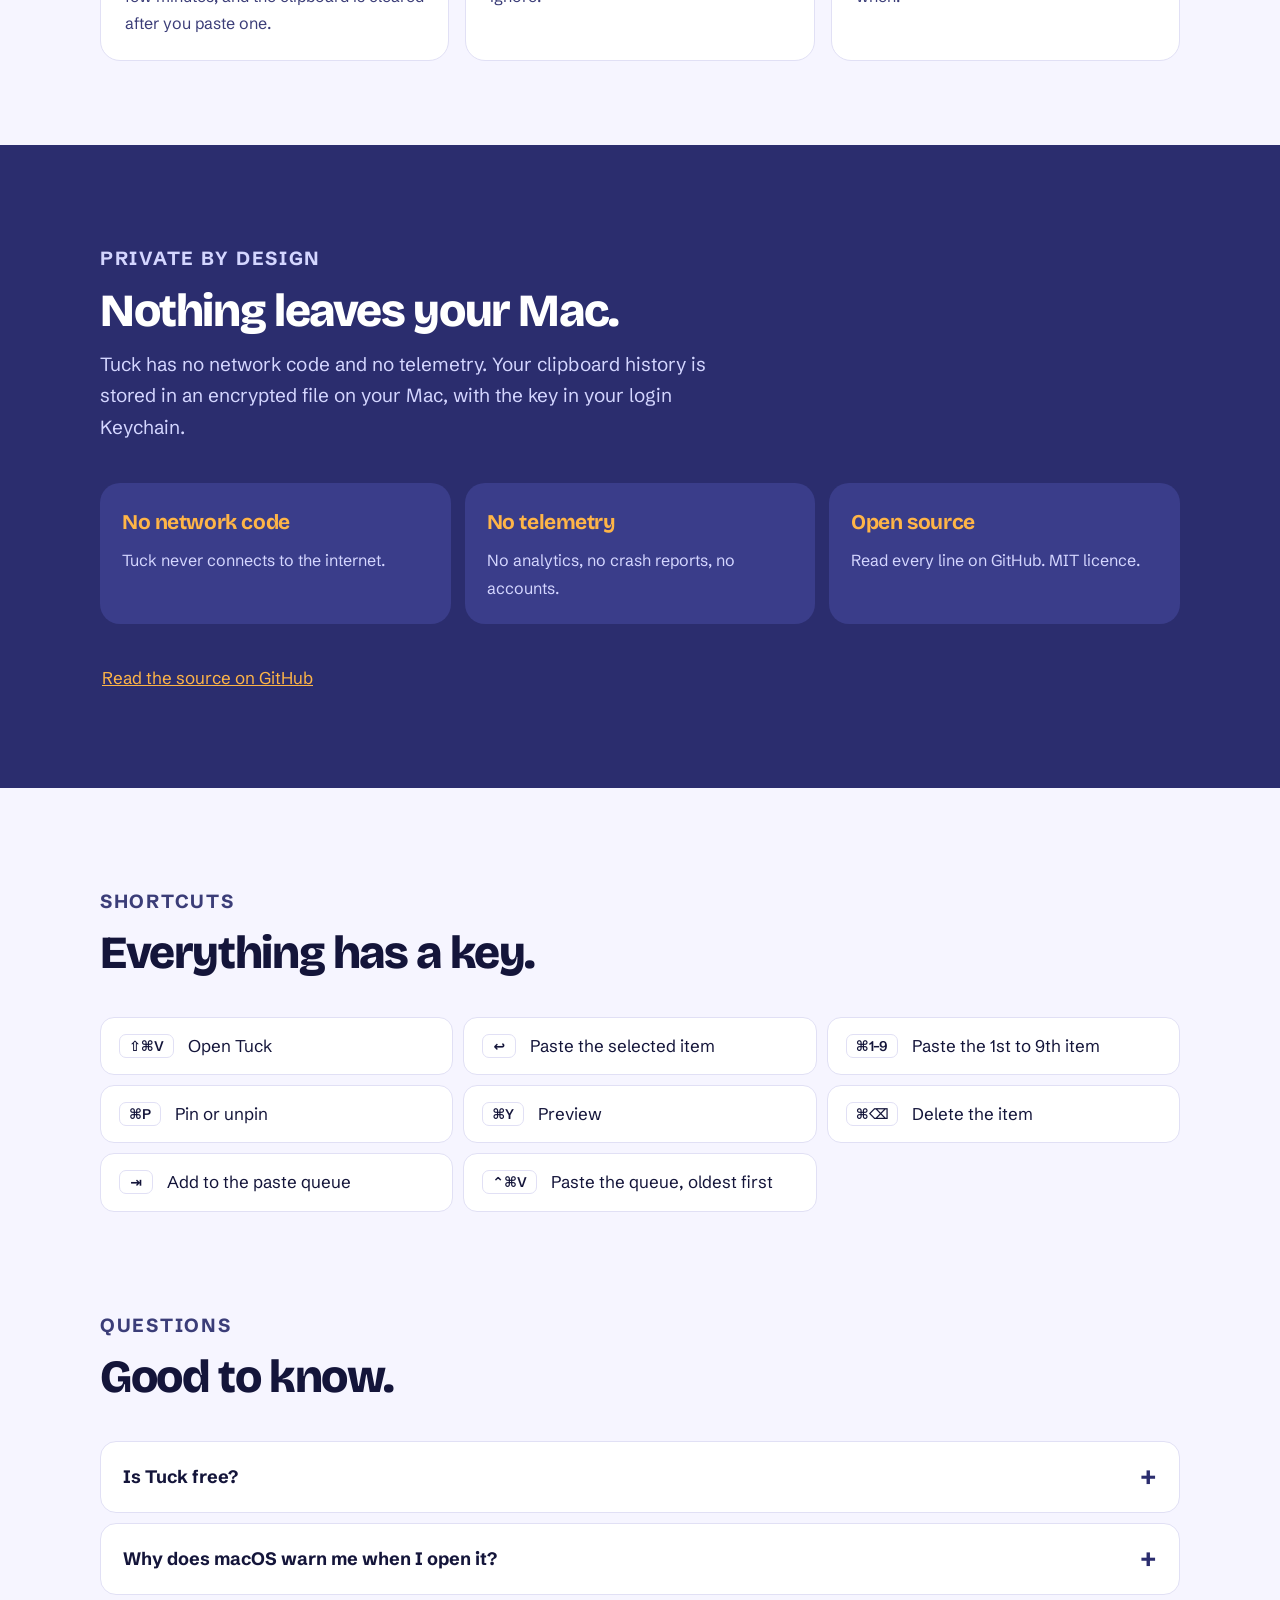
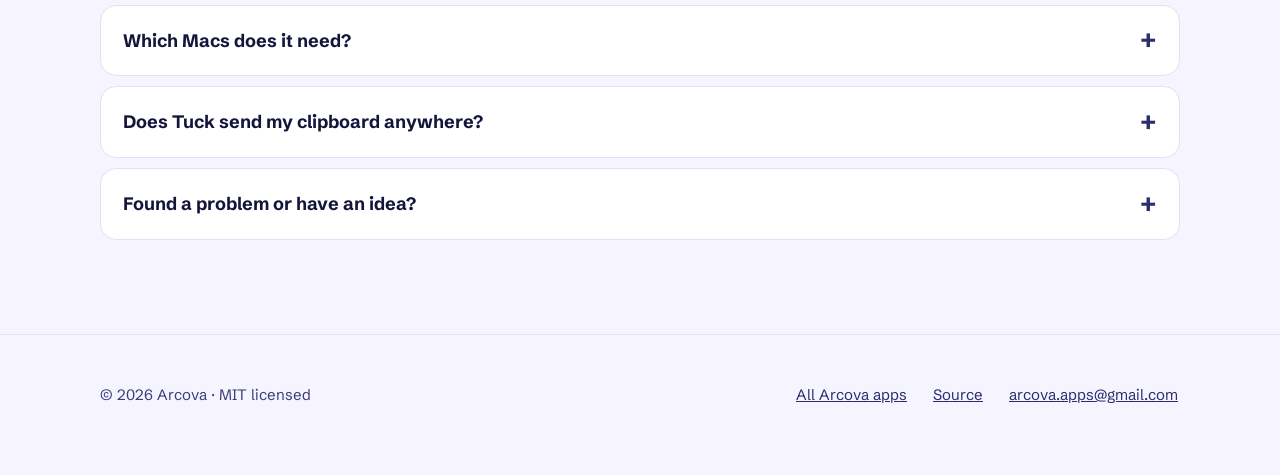
<file: tuck/index.html>
<!doctype html>
<html lang="en">
<head>
<meta charset="utf-8">
<meta name="viewport" content="width=device-width, initial-scale=1">
<title>Tuck · Clipboard manager for Mac, by Arcova</title>
<meta name="description" content="Tuck remembers what you copy and gets it back in two keystrokes. Free, open source and private: nothing leaves your Mac.">
<meta property="og:type" content="website">
<meta property="og:title" content="Tuck: your clipboard, tucked away">
<meta property="og:description" content="A free, open-source clipboard manager for Mac. Keyboard-first, local-only.">
<meta property="og:url" content="https://aswin099.github.io/arcova/tuck/">
<meta name="theme-color" content="#2B2D6E">
<link rel="icon" href="../img/tuck-icon.png" type="image/png">
<link rel="preload" href="../fonts/bricolage.woff2" as="font" type="font/woff2" crossorigin>
<link rel="stylesheet" href="../site.css">
</head>
<body class="t-tuck">

<header class="hero">
  <div class="wrap">
    <div class="top">
      <a class="brand" href="../" aria-label="Arcova home">
        <svg viewBox="0 0 48 48" fill="none" stroke-width="4" aria-hidden="true"><path d="M10 30A14 14 0 0 1 38 30M17.5 30A6.5 6.5 0 0 1 30.5 30" stroke="currentColor"/><path d="M8 37q4-3 8 0t8 0 8 0 8 0" stroke="#7FD1C7" stroke-width="3" stroke-linecap="round"/></svg>
        Arcova
      </a>
      <nav aria-label="Main">
        <ul>
          <li><a href="#features">Features</a></li>
          <li><a href="#keys">Shortcuts</a></li>
          <li><a href="#faq">FAQ</a></li>
          <li><a href="../">All apps</a></li>
        </ul>
      </nav>
    </div>

    <div class="hero-grid">
      <div>
        <img class="tuck-icon" src="../img/tuck-icon.png" width="88" height="88" alt="Tuck app icon">
        <p class="eyebrow">Tuck by Arcova</p>
        <h1>Copy once. <em>Paste in two keystrokes.</em></h1>
        <p class="lead">Tuck remembers what you copy, so you can search it and paste it back any time. Free, open source, and nothing ever leaves your Mac.</p>
        <div class="cta">
          <a class="pill main" href="https://github.com/aswin099/tuck/releases/latest">Download for Mac</a>
          <a class="pill ghost" href="https://github.com/aswin099/tuck">View the source</a>
        </div>
        <div class="chips"><span class="chip"><i class="plat apple" aria-hidden="true"></i>macOS 14 or later</span><span class="chip"><i class="plat windows" aria-hidden="true"></i>Windows preview</span></div>
        <p class="note">Version 1.0. Free and open source under the MIT licence.</p>
      </div>
      <div class="stage" aria-hidden="true">
        <div class="popup">
          <div class="search">⌕ Search your clipboard</div>
          <ul>
            <li class="sel"><i class="pin"></i><span class="t">Invoice 0418, due Friday</span><kbd>⌘1</kbd></li>
            <li><i class="pin" style="background:transparent"></i><span class="t">https://example.com/launch-plan</span><kbd>⌘2</kbd></li>
            <li><i class="pin" style="background:transparent"></i><span class="thumb"></span><span class="t">Screenshot</span><kbd>⌘3</kbd></li>
            <li><i class="pin" style="background:transparent"></i><span class="t">Meeting notes, 3 pm with the team</span><kbd>⌘4</kbd></li>
          </ul>
          <div class="foot"><span>↩ paste</span><span>⌘P pin</span><span>⌘Y preview</span></div>
        </div>
      </div>
    </div>
  </div>
</header>

<main>
<section id="features">
  <div class="wrap">
    <div class="head">
      <p class="eyebrow">What it does</p>
      <h2>Light, quick and out of your way.</h2>
      <p>Tuck lives in your menu bar and opens with one shortcut.</p>
    </div>
    <div class="grid">
      <article class="card">
        <div class="ic"><svg viewBox="0 0 24 24" fill="none" stroke="currentColor" stroke-width="1.8" stroke-linecap="round" stroke-linejoin="round" aria-hidden="true"><rect x="6" y="4" width="12" height="17" rx="2"/><path d="M9 4V3h6v1M9 10h6M9 14h6"/></svg></div>
        <h3>Remembers what you copy</h3>
        <p>Text, links, images and files. Search as you type and pin the things you need again and again.</p>
      </article>
      <article class="card">
        <div class="ic o"><svg viewBox="0 0 24 24" fill="none" stroke="currentColor" stroke-width="1.8" stroke-linecap="round" stroke-linejoin="round" aria-hidden="true"><rect x="3" y="6" width="18" height="12" rx="2"/><path d="M7 10h.01M11 10h.01M15 10h.01M7 14h10"/></svg></div>
        <h3>Keyboard first</h3>
        <p>Open with <kbd class="k">⇧⌘V</kbd>, press <kbd class="k">↩</kbd> to paste, or <kbd class="k">⌘1</kbd> to <kbd class="k">⌘9</kbd> to paste the one you want.</p>
      </article>
      <article class="card">
        <div class="ic"><svg viewBox="0 0 24 24" fill="none" stroke="currentColor" stroke-width="1.8" stroke-linecap="round" stroke-linejoin="round" aria-hidden="true"><path d="M4 7h12M4 12h16M4 17h10M18 5l2 2-2 2"/></svg></div>
        <h3>Paste queue</h3>
        <p>Line up several items, then paste them one by one, oldest first, with <kbd class="k">⌃⌘V</kbd>.</p>
      </article>
      <article class="card">
        <div class="ic o"><svg viewBox="0 0 24 24" fill="none" stroke="currentColor" stroke-width="1.8" stroke-linecap="round" stroke-linejoin="round" aria-hidden="true"><rect x="5" y="11" width="14" height="10" rx="2"/><path d="M8 11V8a4 4 0 0 1 8 0v3"/></svg></div>
        <h3>Spots secrets</h3>
        <p>API keys, tokens, private keys and card numbers are hidden and removed after a few minutes, and the clipboard is cleared after you paste one.</p>
      </article>
      <article class="card">
        <div class="ic"><svg viewBox="0 0 24 24" fill="none" stroke="currentColor" stroke-width="1.8" stroke-linecap="round" stroke-linejoin="round" aria-hidden="true"><path d="M12 3 5 6v5c0 4.5 3 8 7 10 4-2 7-5.5 7-10V6z"/></svg></div>
        <h3>Respects password managers</h3>
        <p>Skips anything marked as concealed or transient, plus any apps you choose to ignore.</p>
      </article>
      <article class="card">
        <div class="ic o"><svg viewBox="0 0 24 24" fill="none" stroke="currentColor" stroke-width="1.8" stroke-linecap="round" stroke-linejoin="round" aria-hidden="true"><circle cx="12" cy="12" r="9"/><path d="M12 7v5l3 2"/></svg></div>
        <h3>Preview and history</h3>
        <p>Press <kbd class="k">⌘Y</kbd> to see the full text, image or file list, with where it came from and when.</p>
      </article>
    </div>
  </div>
</section>

<section class="band" id="privacy" style="padding-top:84px">
  <div class="wrap">
    <div class="head">
      <p class="eyebrow">Private by design</p>
      <h2>Nothing leaves your Mac.</h2>
      <p>Tuck has no network code and no telemetry. Your clipboard history is stored in an encrypted file on your Mac, with the key in your login Keychain.</p>
    </div>
    <ul class="facts">
      <li><b>No network code</b><span>Tuck never connects to the internet.</span></li>
      <li><b>No telemetry</b><span>No analytics, no crash reports, no accounts.</span></li>
      <li><b>Open source</b><span>Read every line on GitHub. MIT licence.</span></li>
    </ul>
    <p style="margin-top:28px"><a href="https://github.com/aswin099/tuck">Read the source on GitHub</a></p>
  </div>
</section>

<section id="keys">
  <div class="wrap">
    <div class="head">
      <p class="eyebrow">Shortcuts</p>
      <h2>Everything has a key.</h2>
    </div>
    <div class="keys">
      <div><kbd class="k">⇧⌘V</kbd><span>Open Tuck</span></div>
      <div><kbd class="k">↩</kbd><span>Paste the selected item</span></div>
      <div><kbd class="k">⌘1–9</kbd><span>Paste the 1st to 9th item</span></div>
      <div><kbd class="k">⌘P</kbd><span>Pin or unpin</span></div>
      <div><kbd class="k">⌘Y</kbd><span>Preview</span></div>
      <div><kbd class="k">⌘⌫</kbd><span>Delete the item</span></div>
      <div><kbd class="k">⇥</kbd><span>Add to the paste queue</span></div>
      <div><kbd class="k">⌃⌘V</kbd><span>Paste the queue, oldest first</span></div>
    </div>
  </div>
</section>

<section id="faq" style="padding-top:0">
  <div class="wrap">
    <div class="head">
      <p class="eyebrow">Questions</p>
      <h2>Good to know.</h2>
    </div>
    <details>
      <summary>Is Tuck free?</summary>
      <p>Yes. Tuck is free and open source under the MIT licence, with no ads and no account.</p>
    </details>
    <details>
      <summary>Why does macOS warn me when I open it?</summary>
      <p>Tuck isn't signed by Apple. The download page explains the one-time "Open Anyway" step in System Settings, or you can build it yourself from the source.</p>
    </details>
    <details>
      <summary>Which Macs does it need?</summary>
      <p>macOS 14 Sonoma or later. Windows preview builds are also attached to the releases page.</p>
    </details>
    <details>
      <summary>Does Tuck send my clipboard anywhere?</summary>
      <p>No. Tuck has no network code, so your clipboard history can't leave your Mac.</p>
    </details>
    <details>
      <summary>Found a problem or have an idea?</summary>
      <p>Please <a href="https://github.com/aswin099/tuck/issues">open an issue</a> on GitHub, or email <a href="mailto:arcova.apps@gmail.com">arcova.apps@gmail.com</a>.</p>
    </details>
  </div>
</section>
</main>

<footer>
  <div class="wrap">
    <span>© 2026 Arcova · MIT licensed</span>
    <ul>
      <li><a href="../">All Arcova apps</a></li>
      <li><a href="https://github.com/aswin099/tuck">Source</a></li>
      <li><a href="mailto:arcova.apps@gmail.com">arcova.apps@gmail.com</a></li>
    </ul>
  </div>
</footer>

</body>
</html>
</file>
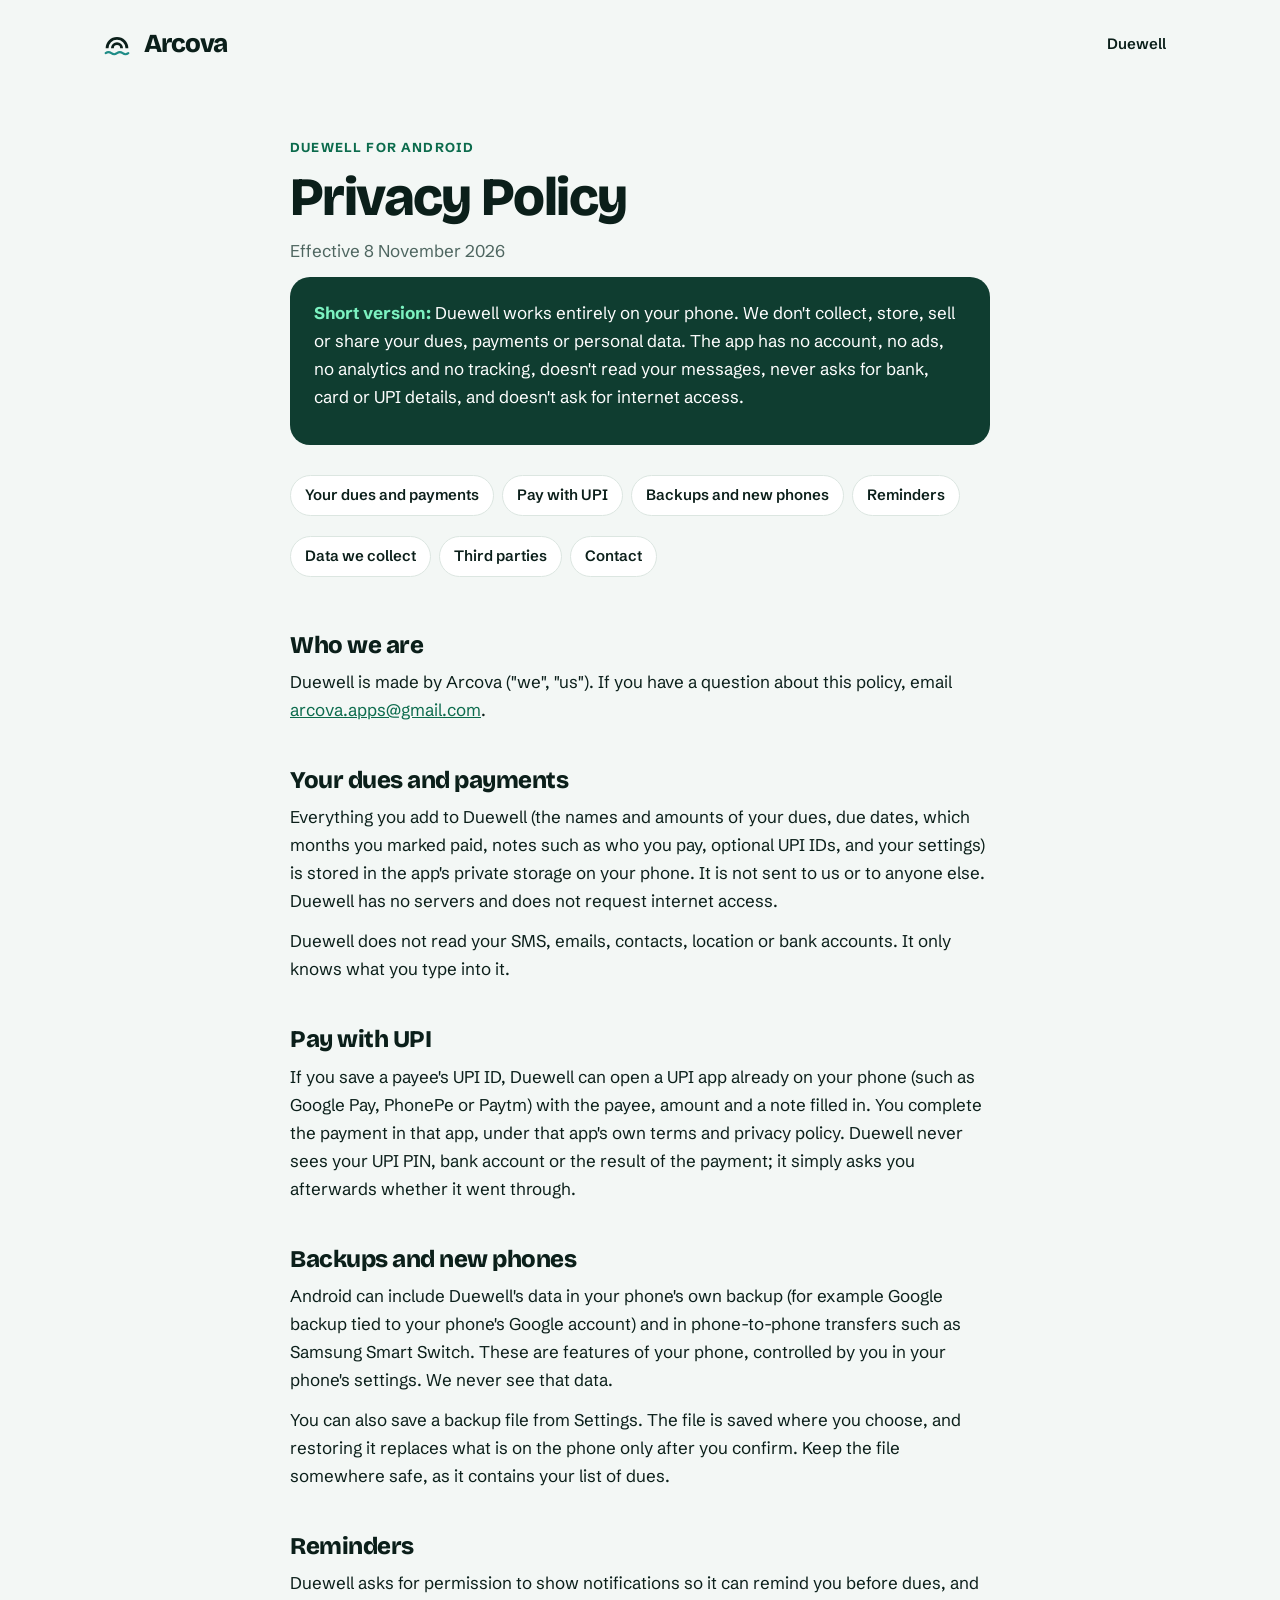
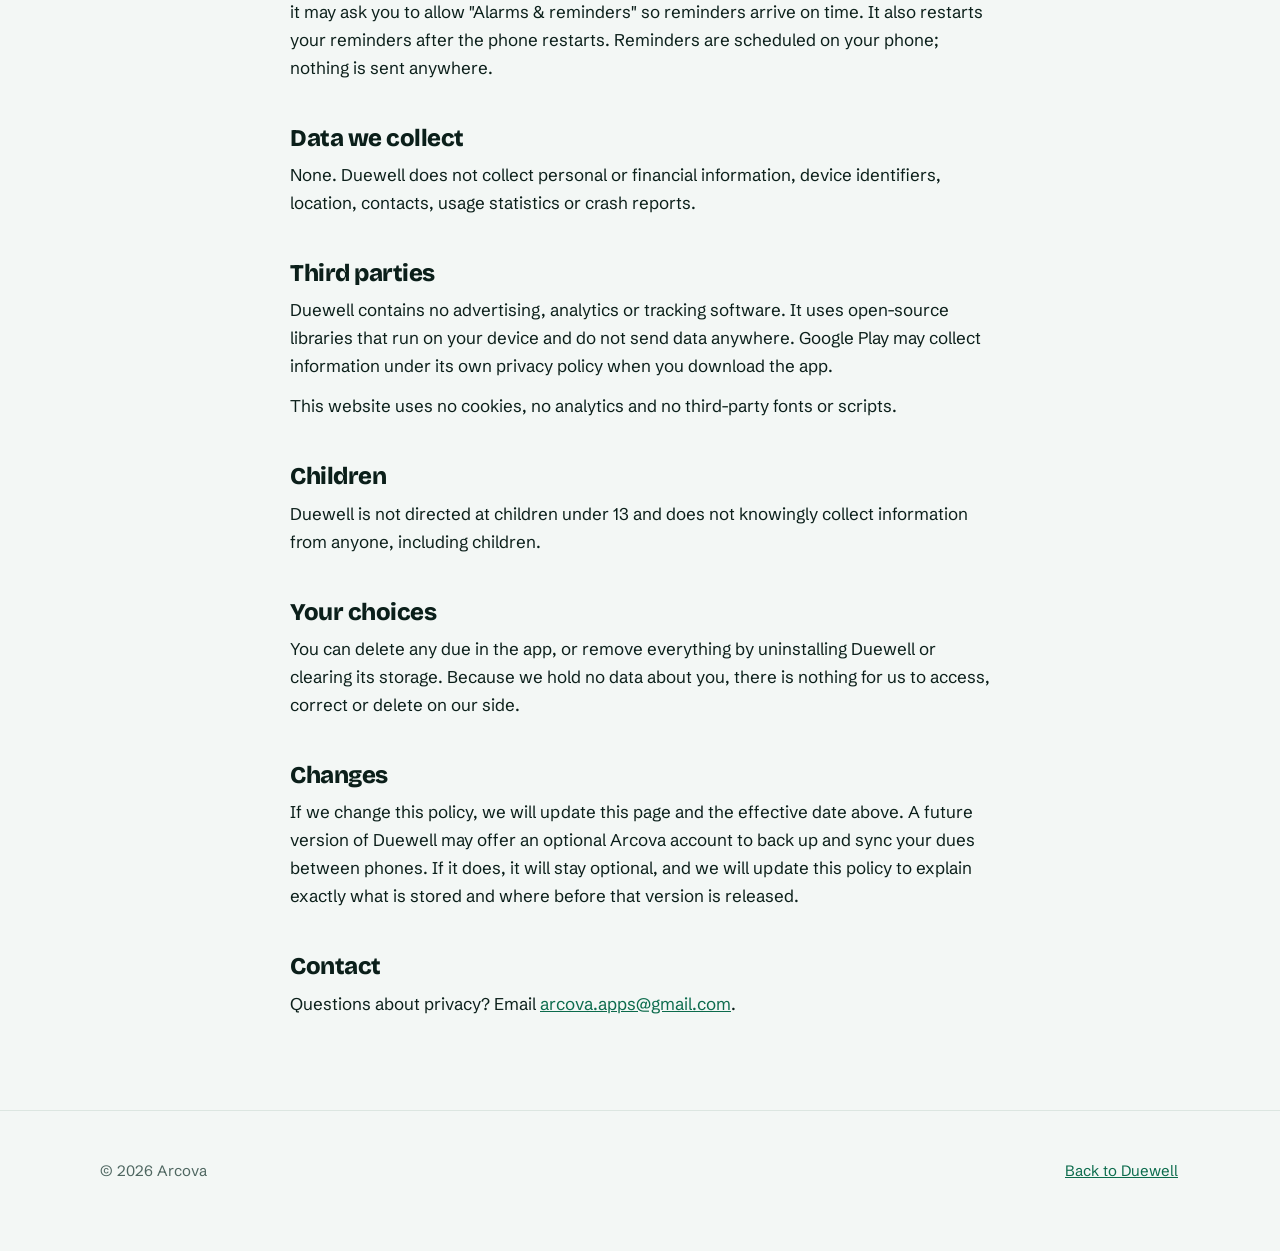
<file: duewell/privacy/index.html>
<!doctype html>
<html lang="en">
<head>
<meta charset="utf-8">
<meta name="viewport" content="width=device-width, initial-scale=1">
<title>Duewell Privacy Policy · Arcova</title>
<meta name="description" content="How the Duewell app handles your bills, dues and payments. Short version: everything stays on your phone.">
<meta name="theme-color" content="#0F9F6E">
<link rel="icon" href="../../duewell.svg" type="image/svg+xml">
<link rel="preload" href="../../fonts/bricolage.woff2" as="font" type="font/woff2" crossorigin>
<link rel="stylesheet" href="../../site.css">
</head>
<body>
<div class="wrap">
  <div class="top">
    <a class="brand" href="../../" aria-label="Arcova home">
      <svg viewBox="0 0 48 48" fill="none" stroke-width="4" aria-hidden="true"><path d="M10 30A14 14 0 0 1 38 30M17.5 30A6.5 6.5 0 0 1 30.5 30" stroke="currentColor"/><path d="M8 37q4-3 8 0t8 0 8 0 8 0" stroke="#1E8C86" stroke-width="3" stroke-linecap="round"/></svg>
      Arcova
    </a>
    <nav aria-label="Main"><ul><li><a href="../">Duewell</a></li></ul></nav>
  </div>
</div>

<main class="doc">
  <p class="eyebrow">Duewell for Android</p>
  <h1>Privacy Policy</h1>
  <p class="meta">Effective 8 November 2026</p>

  <div class="glance"><p><strong>Short version:</strong> Duewell works entirely on your phone. We don't collect, store, sell or share your dues, payments or personal data. The app has no account, no ads, no analytics and no tracking, doesn't read your messages, never asks for bank, card or UPI details, and doesn't ask for internet access.</p></div>

  <ul class="toc" aria-label="On this page">
    <li><a href="#dues">Your dues and payments</a></li>
    <li><a href="#upi">Pay with UPI</a></li>
    <li><a href="#backup">Backups and new phones</a></li>
    <li><a href="#notifications">Reminders</a></li>
    <li><a href="#data">Data we collect</a></li>
    <li><a href="#third">Third parties</a></li>
    <li><a href="#contact">Contact</a></li>
  </ul>

  <h2>Who we are</h2>
  <p>Duewell is made by Arcova ("we", "us"). If you have a question about this policy, email <a href="mailto:arcova.apps@gmail.com">arcova.apps@gmail.com</a>.</p>

  <h2 id="dues">Your dues and payments</h2>
  <p>Everything you add to Duewell (the names and amounts of your dues, due dates, which months you marked paid, notes such as who you pay, optional UPI IDs, and your settings) is stored in the app's private storage on your phone. It is not sent to us or to anyone else. Duewell has no servers and does not request internet access.</p>
  <p>Duewell does not read your SMS, emails, contacts, location or bank accounts. It only knows what you type into it.</p>

  <h2 id="upi">Pay with UPI</h2>
  <p>If you save a payee's UPI ID, Duewell can open a UPI app already on your phone (such as Google Pay, PhonePe or Paytm) with the payee, amount and a note filled in. You complete the payment in that app, under that app's own terms and privacy policy. Duewell never sees your UPI PIN, bank account or the result of the payment; it simply asks you afterwards whether it went through.</p>

  <h2 id="backup">Backups and new phones</h2>
  <p>Android can include Duewell's data in your phone's own backup (for example Google backup tied to your phone's Google account) and in phone-to-phone transfers such as Samsung Smart Switch. These are features of your phone, controlled by you in your phone's settings. We never see that data.</p>
  <p>You can also save a backup file from Settings. The file is saved where you choose, and restoring it replaces what is on the phone only after you confirm. Keep the file somewhere safe, as it contains your list of dues.</p>

  <h2 id="notifications">Reminders</h2>
  <p>Duewell asks for permission to show notifications so it can remind you before dues, and it may ask you to allow "Alarms &amp; reminders" so reminders arrive on time. It also restarts your reminders after the phone restarts. Reminders are scheduled on your phone; nothing is sent anywhere.</p>

  <h2 id="data">Data we collect</h2>
  <p>None. Duewell does not collect personal or financial information, device identifiers, location, contacts, usage statistics or crash reports.</p>

  <h2 id="third">Third parties</h2>
  <p>Duewell contains no advertising, analytics or tracking software. It uses open-source libraries that run on your device and do not send data anywhere. Google Play may collect information under its own privacy policy when you download the app.</p>
  <p>This website uses no cookies, no analytics and no third-party fonts or scripts.</p>

  <h2>Children</h2>
  <p>Duewell is not directed at children under 13 and does not knowingly collect information from anyone, including children.</p>

  <h2>Your choices</h2>
  <p>You can delete any due in the app, or remove everything by uninstalling Duewell or clearing its storage. Because we hold no data about you, there is nothing for us to access, correct or delete on our side.</p>

  <h2>Changes</h2>
  <p>If we change this policy, we will update this page and the effective date above. A future version of Duewell may offer an optional Arcova account to back up and sync your dues between phones. If it does, it will stay optional, and we will update this policy to explain exactly what is stored and where before that version is released.</p>

  <h2 id="contact">Contact</h2>
  <p>Questions about privacy? Email <a href="mailto:arcova.apps@gmail.com">arcova.apps@gmail.com</a>.</p>
</main>

<footer>
  <div class="wrap">
    <span>© 2026 Arcova</span>
    <ul><li><a href="../">Back to Duewell</a></li></ul>
  </div>
</footer>
</body>
</html>
</file>
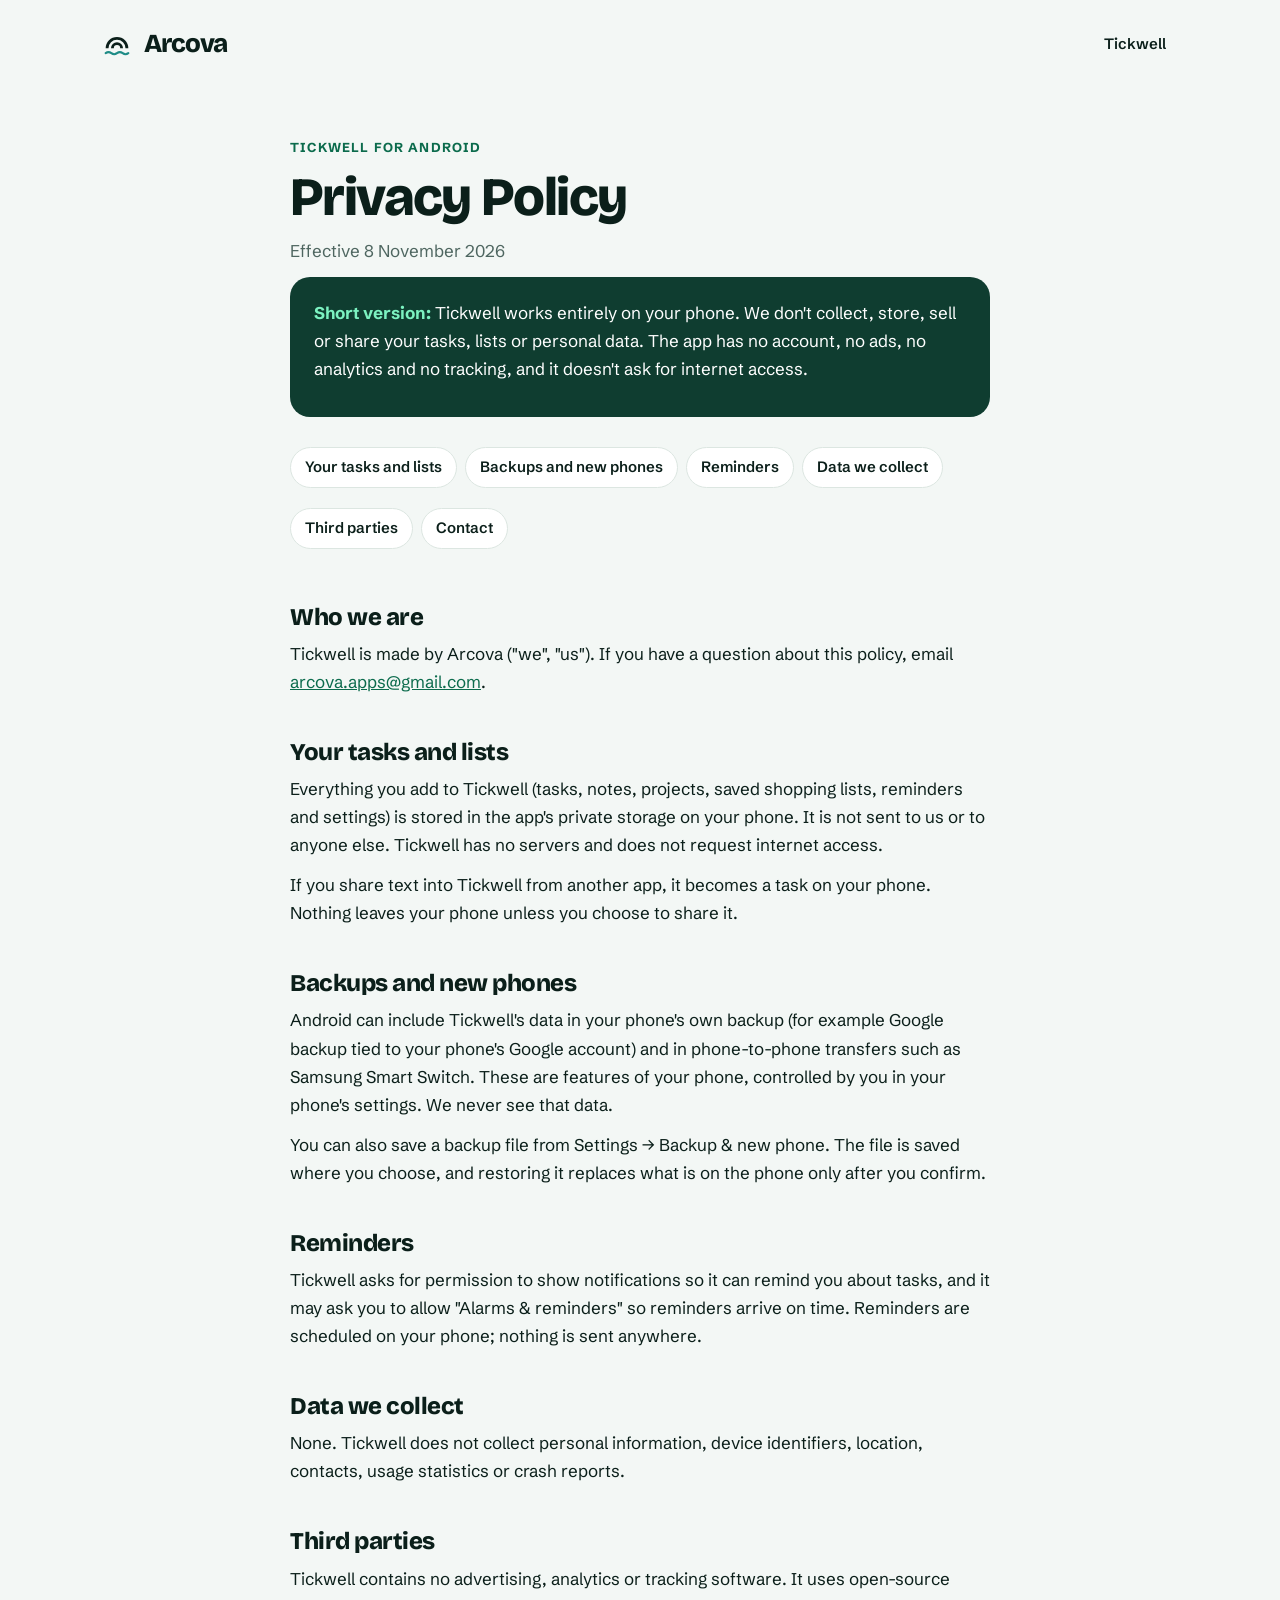
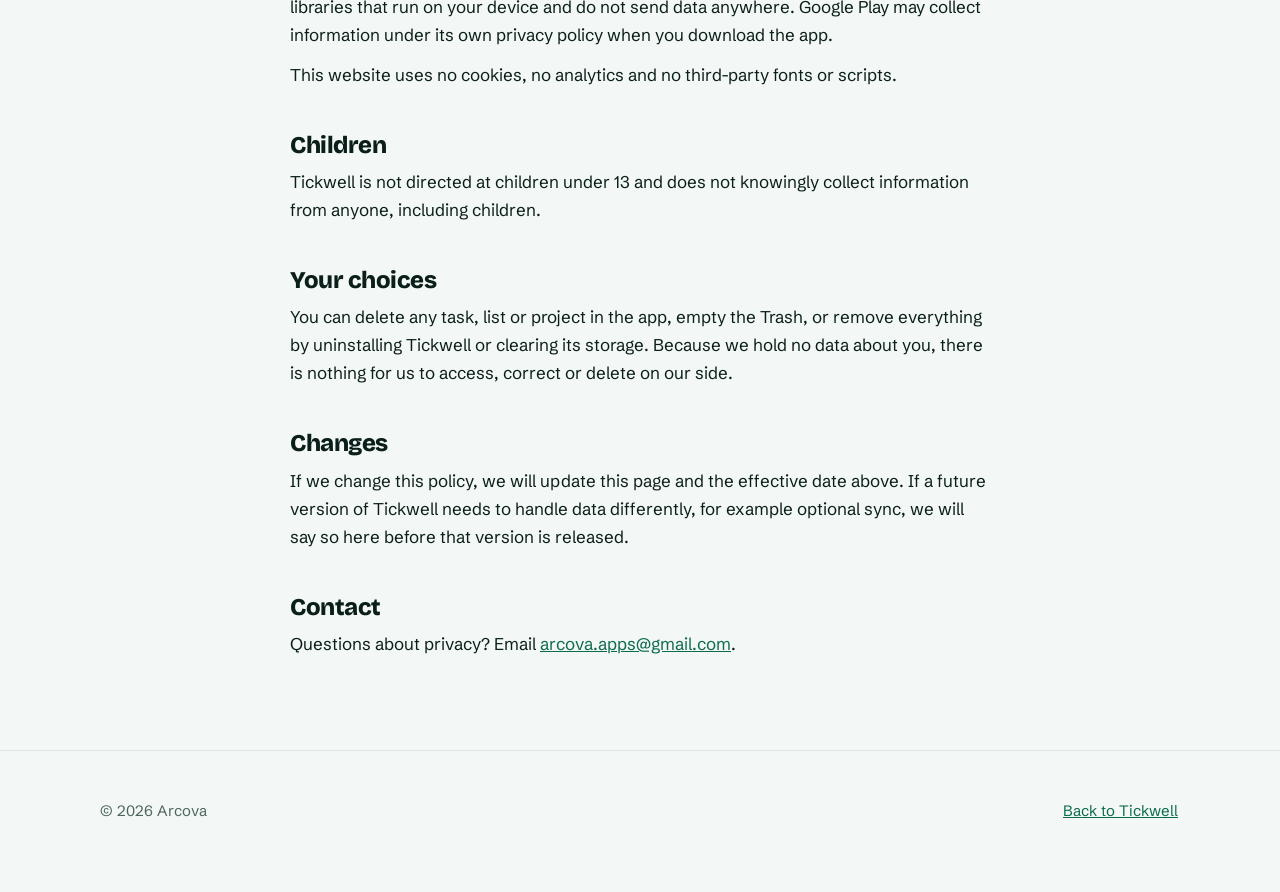
<file: tickwell/privacy/index.html>
<!doctype html>
<html lang="en">
<head>
<meta charset="utf-8">
<meta name="viewport" content="width=device-width, initial-scale=1">
<title>Tickwell Privacy Policy · Arcova</title>
<meta name="description" content="How the Tickwell app handles your tasks and lists. Short version: everything stays on your phone.">
<meta name="theme-color" content="#D9471C">
<link rel="icon" href="../../tickwell.svg" type="image/svg+xml">
<link rel="preload" href="../../fonts/bricolage.woff2" as="font" type="font/woff2" crossorigin>
<link rel="stylesheet" href="../../site.css">
</head>
<body>
<div class="wrap">
  <div class="top">
    <a class="brand" href="../../" aria-label="Arcova home">
      <svg viewBox="0 0 48 48" fill="none" stroke-width="4" aria-hidden="true"><path d="M10 30A14 14 0 0 1 38 30M17.5 30A6.5 6.5 0 0 1 30.5 30" stroke="currentColor"/><path d="M8 37q4-3 8 0t8 0 8 0 8 0" stroke="#1E8C86" stroke-width="3" stroke-linecap="round"/></svg>
      Arcova
    </a>
    <nav aria-label="Main"><ul><li><a href="../">Tickwell</a></li></ul></nav>
  </div>
</div>

<main class="doc">
  <p class="eyebrow">Tickwell for Android</p>
  <h1>Privacy Policy</h1>
  <p class="meta">Effective 8 November 2026</p>

  <div class="glance"><p><strong>Short version:</strong> Tickwell works entirely on your phone. We don't collect, store, sell or share your tasks, lists or personal data. The app has no account, no ads, no analytics and no tracking, and it doesn't ask for internet access.</p></div>

  <ul class="toc" aria-label="On this page">
    <li><a href="#tasks">Your tasks and lists</a></li>
    <li><a href="#backup">Backups and new phones</a></li>
    <li><a href="#notifications">Reminders</a></li>
    <li><a href="#data">Data we collect</a></li>
    <li><a href="#third">Third parties</a></li>
    <li><a href="#contact">Contact</a></li>
  </ul>

  <h2>Who we are</h2>
  <p>Tickwell is made by Arcova ("we", "us"). If you have a question about this policy, email <a href="mailto:arcova.apps@gmail.com">arcova.apps@gmail.com</a>.</p>

  <h2 id="tasks">Your tasks and lists</h2>
  <p>Everything you add to Tickwell (tasks, notes, projects, saved shopping lists, reminders and settings) is stored in the app's private storage on your phone. It is not sent to us or to anyone else. Tickwell has no servers and does not request internet access.</p>
  <p>If you share text into Tickwell from another app, it becomes a task on your phone. Nothing leaves your phone unless you choose to share it.</p>

  <h2 id="backup">Backups and new phones</h2>
  <p>Android can include Tickwell's data in your phone's own backup (for example Google backup tied to your phone's Google account) and in phone-to-phone transfers such as Samsung Smart Switch. These are features of your phone, controlled by you in your phone's settings. We never see that data.</p>
  <p>You can also save a backup file from Settings → Backup &amp; new phone. The file is saved where you choose, and restoring it replaces what is on the phone only after you confirm.</p>

  <h2 id="notifications">Reminders</h2>
  <p>Tickwell asks for permission to show notifications so it can remind you about tasks, and it may ask you to allow "Alarms &amp; reminders" so reminders arrive on time. Reminders are scheduled on your phone; nothing is sent anywhere.</p>

  <h2 id="data">Data we collect</h2>
  <p>None. Tickwell does not collect personal information, device identifiers, location, contacts, usage statistics or crash reports.</p>

  <h2 id="third">Third parties</h2>
  <p>Tickwell contains no advertising, analytics or tracking software. It uses open-source libraries that run on your device and do not send data anywhere. Google Play may collect information under its own privacy policy when you download the app.</p>
  <p>This website uses no cookies, no analytics and no third-party fonts or scripts.</p>

  <h2>Children</h2>
  <p>Tickwell is not directed at children under 13 and does not knowingly collect information from anyone, including children.</p>

  <h2>Your choices</h2>
  <p>You can delete any task, list or project in the app, empty the Trash, or remove everything by uninstalling Tickwell or clearing its storage. Because we hold no data about you, there is nothing for us to access, correct or delete on our side.</p>

  <h2>Changes</h2>
  <p>If we change this policy, we will update this page and the effective date above. If a future version of Tickwell needs to handle data differently, for example optional sync, we will say so here before that version is released.</p>

  <h2 id="contact">Contact</h2>
  <p>Questions about privacy? Email <a href="mailto:arcova.apps@gmail.com">arcova.apps@gmail.com</a>.</p>
</main>

<footer>
  <div class="wrap">
    <span>© 2026 Arcova</span>
    <ul><li><a href="../">Back to Tickwell</a></li></ul>
  </div>
</footer>
</body>
</html>
</file>
<file: site.css>
/* Arcova / Inkly site. One stylesheet, no scripts, no third-party requests. */
@font-face{font-family:Bricolage;src:url(fonts/bricolage.woff2) format("woff2");font-weight:200 800;font-display:swap}
@font-face{font-family:Schibsted;src:url(fonts/schibsted.woff2) format("woff2");font-weight:400 900;font-display:swap}

:root{
  color-scheme:light dark;
  --bg:#F3F7F5;--surface:#FFFFFF;--ink:#0B1F1A;--muted:#4E6660;--line:#DCE6E1;
  --accent:#0B6B4C;--mint:#7CF2C1;--forest:#0F3D30;--forest-2:#14483A;--on-forest:#FFFFFF;--on-forest-muted:#BFE3D4;
  --radius:20px;--wrap:1120px;
  --display:Bricolage,"Avenir Next",system-ui,sans-serif;
  --body:Schibsted,system-ui,-apple-system,"Segoe UI",Roboto,sans-serif;
}
@media (prefers-color-scheme:dark){
  :root{--bg:#08130F;--surface:#11211B;--ink:#EAF4F0;--muted:#9DB3AB;--line:#1E332B;--accent:#7CF2C1;--forest:#0F3D30;--forest-2:#14483A}
}
*{box-sizing:border-box}
html{scroll-behavior:smooth;-webkit-text-size-adjust:100%}
@media (prefers-reduced-motion:reduce){html{scroll-behavior:auto}*{animation:none!important;transition:none!important}}
body{margin:0;background:var(--bg);color:var(--ink);font:17px/1.65 var(--body)}
img{max-width:100%;height:auto;display:block}
a{color:var(--accent)}
a:focus-visible,summary:focus-visible{outline:3px solid var(--mint);outline-offset:3px;border-radius:6px}
.wrap{max-width:var(--wrap);margin:0 auto;padding:0 20px}
.sr{position:absolute;width:1px;height:1px;overflow:hidden;clip:rect(0 0 0 0);white-space:nowrap}
h1,h2,h3{font-family:var(--display);letter-spacing:-.03em;line-height:1.05;margin:0}
h2{font-size:clamp(30px,5vw,46px);font-weight:800}
h3{font-size:20px;font-weight:700;letter-spacing:-.02em;line-height:1.2}
p{margin:0}
.eyebrow{font-size:13px;font-weight:700;letter-spacing:.09em;text-transform:uppercase;color:var(--accent);margin-bottom:12px}
.lead{font-size:clamp(18px,2.4vw,21px);color:var(--muted);max-width:44ch}

/* header */
.top{display:flex;align-items:center;justify-content:space-between;padding:22px 0}
.brand{font-family:var(--display);font-weight:800;font-size:26px;letter-spacing:-.04em;color:inherit;text-decoration:none;display:flex;align-items:center;gap:10px}
.brand svg{width:34px;height:34px}
nav ul{display:flex;gap:6px;list-style:none;margin:0;padding:0}
nav a{display:block;padding:10px 14px;border-radius:999px;text-decoration:none;color:inherit;font-weight:600;font-size:15px}
nav a:hover{background:rgba(127,127,127,.16)}
@media (max-width:560px){nav li:nth-child(1){display:none}}

/* hero */
.hero{background:var(--forest);color:var(--on-forest);overflow:hidden}
.hero .brand,.hero nav a{color:var(--on-forest)}
.hero-grid{display:grid;gap:40px;align-items:center;padding:28px 0 0}
@media (min-width:900px){.hero-grid{grid-template-columns:1.05fr .95fr;padding-top:36px}}
.hero h1{font-size:clamp(44px,8vw,84px);font-weight:800;letter-spacing:-.045em}
.hero h1 em{font-style:normal;color:var(--mint)}
.hero .lead{color:var(--on-forest-muted);margin-top:22px}
.hero .eyebrow{color:var(--mint)}
.cta{display:flex;flex-wrap:wrap;gap:12px;margin-top:30px;align-items:center}
.pill{display:inline-flex;align-items:center;gap:10px;padding:14px 22px;border-radius:999px;font-weight:700;font-size:16px;text-decoration:none}
.pill.main{background:var(--mint);color:#0B1F1A}
.pill.ghost{border:1.5px solid rgba(255,255,255,.35);color:var(--on-forest)}
.pill svg{width:20px;height:20px}
.note{color:var(--on-forest-muted);font-size:14px;margin-top:14px}
.phones{position:relative;height:calc(min(250px,46vw)*2.05);display:flex;justify-content:center;align-items:flex-end}
.phone{position:absolute;bottom:-60px;width:min(250px,46vw);aspect-ratio:9/19.4;background:#0B0C0E;border-radius:38px;padding:8px;box-shadow:0 30px 60px rgba(0,0,0,.35)}
.phone img{width:100%;height:100%;border-radius:30px;object-fit:cover;object-position:top}
.phone.front{left:50%;transform:translateX(-22%);z-index:2}
.phone.back{left:50%;transform:translateX(-92%) scale(.9) rotate(-4deg);transform-origin:bottom center;opacity:.95}
.phone.third{display:none}
@media (max-width:560px){.phone.back{transform:translateX(-84%) scale(.88) rotate(-4deg)}.phone.front{transform:translateX(-14%)}}

/* sections */
section{padding:84px 0}
.head{max-width:640px;margin-bottom:40px}
.head p{color:var(--muted);margin-top:14px;font-size:19px}
.grid{display:grid;gap:16px;grid-template-columns:repeat(auto-fit,minmax(min(100%,300px),1fr))}
.card{background:var(--surface);border:1px solid var(--line);border-radius:var(--radius);padding:24px}
.card .ic{width:48px;height:48px;border-radius:50%;display:grid;place-items:center;margin-bottom:18px;background:#DDF3EA;color:#0B6B4C}
.card .ic.b{background:#E0EEFB;color:#1B5C9E}.card .ic.p{background:#ECE3F5;color:#5D4A8A}.card .ic.o{background:#FCE8DC;color:#9A3D12}.card .ic.y{background:#F7F0D4;color:#6E5600}
@media (prefers-color-scheme:dark){.card .ic{background:#15372B;color:#7CF2C1}.card .ic.b{background:#172838;color:#8CC4FF}.card .ic.p{background:#2A2236;color:#C9A6F2}.card .ic.o{background:#33231A;color:#FFB38A}.card .ic.y{background:#2E2914;color:#EBD27A}}
.card svg{width:24px;height:24px}
.card p{color:var(--muted);margin-top:8px;font-size:16px}

/* gallery */
.gallery{display:flex;gap:18px;overflow-x:auto;scroll-snap-type:x mandatory;padding:6px 20px 24px;margin:0 -20px;-webkit-overflow-scrolling:touch}
.gallery figure{margin:0;flex:0 0 min(260px,68vw);scroll-snap-align:center}
.gallery img{border-radius:28px;box-shadow:0 14px 34px rgba(11,31,26,.18);aspect-ratio:9/16;object-fit:cover;width:100%}
@media (min-width:1000px){.gallery{overflow:visible;justify-content:space-between}.gallery figure{flex:1 1 0}}

/* privacy band */
.band{background:var(--forest);color:var(--on-forest)}
.band .eyebrow{color:var(--mint)}
.band .head p{color:var(--on-forest-muted)}
.facts{display:grid;gap:14px;grid-template-columns:repeat(auto-fit,minmax(min(100%,230px),1fr));list-style:none;margin:0;padding:0}
.facts li{background:var(--forest-2);border-radius:var(--radius);padding:22px}
.facts b{display:block;font-family:var(--display);font-size:21px;letter-spacing:-.02em;margin-bottom:6px;color:var(--mint)}
.facts span{color:var(--on-forest-muted);font-size:16px}
.band a{color:var(--mint)}

/* themes */
.themes{display:flex;flex-wrap:wrap;gap:12px}
.theme{display:flex;align-items:center;gap:10px;background:var(--surface);border:1px solid var(--line);border-radius:999px;padding:8px 18px 8px 8px;font-weight:600}
.theme i{display:flex;border-radius:999px;overflow:hidden;width:44px;height:28px}
.theme i b{flex:1}

/* faq */
details{background:var(--surface);border:1px solid var(--line);border-radius:16px;padding:0 22px;margin-bottom:10px}
summary{cursor:pointer;list-style:none;padding:20px 0;font-weight:700;font-size:18px;display:flex;justify-content:space-between;gap:16px;align-items:center}
summary::-webkit-details-marker{display:none}
summary::after{content:"+";font-size:26px;line-height:1;color:var(--accent);flex:none}
details[open] summary::after{content:"–"}
details p{color:var(--muted);padding:0 0 22px;max-width:62ch}

/* footer */
footer{border-top:1px solid var(--line);padding:36px 0 56px;color:var(--muted);font-size:15px}
footer .wrap{display:flex;flex-wrap:wrap;gap:12px 28px;justify-content:space-between;align-items:center}
footer ul{display:flex;gap:22px;list-style:none;margin:0;padding:0;flex-wrap:wrap}

/* privacy page */
.doc{max-width:740px;margin:0 auto;padding:48px 20px 80px}
.doc h1{font-size:clamp(36px,6vw,54px);font-weight:800;margin-bottom:10px}
.doc h2{font-size:24px;letter-spacing:-.02em;margin:44px 0 10px}
.doc p,.doc li{margin:0 0 12px}
.doc ul{padding-left:22px;margin:0 0 12px}
.meta{color:var(--muted);margin-bottom:30px}
.glance{background:var(--forest);color:var(--on-forest);border-radius:var(--radius);padding:22px 24px;margin:0 0 30px}
.glance strong{color:var(--mint)}
.toc{display:flex;flex-wrap:wrap;gap:8px;margin:0 0 6px;padding:0;list-style:none}
.toc a{display:block;padding:7px 14px;border:1px solid var(--line);border-radius:999px;text-decoration:none;color:inherit;font-size:15px;font-weight:600;background:var(--surface)}
.toc a:hover{border-color:var(--accent)}
.doc .top{padding:22px 0}

/* comfortable tap targets for plain text links */
footer a,.band p a{display:inline-block;padding:12px 2px}
.doc .toc{padding-left:0}

/* ---- app hub ---- */
.hub-hero .lead{max-width:50ch}
.apps{display:grid;gap:18px;grid-template-columns:repeat(auto-fit,minmax(min(100%,320px),1fr))}
.app-card{position:relative;background:var(--surface);border:1px solid var(--line);border-radius:24px;padding:28px;display:flex;flex-direction:column;gap:14px;transition:transform .2s,border-color .2s}
.app-card:hover{transform:translateY(-3px);border-color:var(--accent)}
.app-card img{width:72px;height:72px;border-radius:18px}
.app-card h3{font-size:26px;letter-spacing:-.03em}
.app-card h3 a{color:inherit;text-decoration:none}
.app-card h3 a::after{content:"";position:absolute;inset:0;border-radius:24px}
.app-card p{color:var(--muted);font-size:17px}
.app-card .more{margin-top:auto;font-weight:700;color:var(--accent)}
.badges{display:flex;flex-wrap:wrap;gap:8px}
.badge{font-size:13px;font-weight:700;padding:5px 12px;border-radius:999px;background:rgba(127,127,127,.14);color:var(--ink)}
.badge.live{background:#DDF3EA;color:#0B6B4C}
.badge.soon{background:#FCE8DC;color:#9A3D12}
@media (prefers-color-scheme:dark){.badge.live{background:#15372B;color:#7CF2C1}.badge.soon{background:#33231A;color:#FFB38A}}
.app-card.next{border-style:dashed;background:transparent}
.app-card.next:hover{transform:none;border-color:var(--line)}
.app-card.next .plus{width:72px;height:72px;border-radius:18px;border:2px dashed var(--line);display:grid;place-items:center;font-size:36px;color:var(--muted)}
.app-card.next a.mail{position:relative;z-index:1}
.hub-hero{padding-bottom:64px}

/* ---- Tuck: indigo and amber ---- */
.t-tuck{--bg:#F6F5FF;--surface:#FFFFFF;--ink:#14153A;--muted:#3B3D78;--line:#E1E0F5;--accent:#2B2D6E;--mint:#FFB547;--forest:#2B2D6E;--forest-2:#3A3D8A;--on-forest-muted:#D4D6FF}
@media (prefers-color-scheme:dark){.t-tuck{--bg:#14153A;--surface:#1D1F4A;--ink:#F0F0FF;--muted:#B9BDF7;--line:#2C2F63;--accent:#C9CCFF;--forest:#2B2D6E;--forest-2:#3A3D8A}}
.t-tuck .pill.main{color:#14153A}
.t-tuck .card .ic,.t-tuck .card .ic.b,.t-tuck .card .ic.p{background:#E4E5FF;color:#2B2D6E}
.t-tuck .card .ic.o,.t-tuck .card .ic.y{background:#FFF0D6;color:#7A4A00}
@media (prefers-color-scheme:dark){.t-tuck .card .ic,.t-tuck .card .ic.b,.t-tuck .card .ic.p{background:#25275A;color:#C9CCFF}.t-tuck .card .ic.o,.t-tuck .card .ic.y{background:#3A2E14;color:#FFB547}}
.t-tuck .badge.live{background:#E4E5FF;color:#2B2D6E}
@media (prefers-color-scheme:dark){.t-tuck .badge.live{background:#25275A;color:#C9CCFF}}
.t-tuck .band a,.t-tuck .hero a.plain{color:var(--mint)}
.t-tuck .tuck-icon{width:88px;height:88px;border-radius:22px;margin-bottom:22px;box-shadow:0 10px 30px rgba(0,0,0,.3)}

/* Hoverbox: ocean blue and cardboard */
.t-hoverbox{--bg:#F4F8FC;--surface:#FFFFFF;--ink:#0F2338;--muted:#3E5B77;--line:#DCE6F0;--accent:#143A5C;--mint:#F4B66A;--forest:#143A5C;--forest-2:#1E4E78;--on-forest-muted:#CFE2F5}
@media (prefers-color-scheme:dark){.t-hoverbox{--bg:#0D1F31;--surface:#142B43;--ink:#EEF5FB;--muted:#A9C3DA;--line:#23405C;--accent:#CFEAFF;--forest:#143A5C;--forest-2:#1E4E78}}
.t-hoverbox .pill.main{color:#0F2338}
.t-hoverbox .card .ic,.t-hoverbox .card .ic.b,.t-hoverbox .card .ic.p{background:#E1ECF7;color:#143A5C}
.t-hoverbox .card .ic.o,.t-hoverbox .card .ic.y{background:#FDF0DF;color:#7A4A12}
@media (prefers-color-scheme:dark){.t-hoverbox .card .ic,.t-hoverbox .card .ic.b,.t-hoverbox .card .ic.p{background:#1D3A57;color:#CFEAFF}.t-hoverbox .card .ic.o,.t-hoverbox .card .ic.y{background:#3A2A14;color:#F4B66A}}
.t-hoverbox .badge.live{background:#E1ECF7;color:#143A5C}
@media (prefers-color-scheme:dark){.t-hoverbox .badge.live{background:#1D3A57;color:#CFEAFF}}
.t-hoverbox .band a,.t-hoverbox .hero a.plain{color:var(--mint)}
.t-hoverbox .hoverbox-icon{width:88px;height:88px;border-radius:22px;margin-bottom:22px;box-shadow:0 10px 30px rgba(0,0,0,.3)}
.shelf-shot{width:min(450px,88vw);height:auto;filter:drop-shadow(0 30px 50px rgba(0,0,0,.45))}

/* Tuck's popup, drawn in HTML (an illustration, not a screenshot) */
.popup{width:min(360px,86vw);background:rgba(255,255,255,.96);color:#14153A;border-radius:18px;box-shadow:0 30px 60px rgba(0,0,0,.4);padding:10px;font-size:14px;line-height:1.35;border:1px solid rgba(20,21,58,.12)}
.popup .search{display:flex;align-items:center;gap:8px;padding:10px 12px;border-radius:10px;background:#EEF;color:#3B3D78;margin-bottom:6px}
.popup ul{list-style:none;margin:0;padding:0}
.popup li{display:flex;align-items:center;gap:10px;padding:9px 12px;border-radius:9px}
.popup li.sel{background:rgba(43,45,110,.14)}
.popup li .pin{width:6px;height:6px;border-radius:50%;background:#FFB547;flex:none}
.popup li span.t{flex:1;white-space:nowrap;overflow:hidden;text-overflow:ellipsis}
.popup li kbd{font:600 12px var(--body);color:#5A5F8C}
.popup .foot{display:flex;gap:14px;padding:8px 12px 2px;color:#5A5F8C;font-size:12px;border-top:1px solid rgba(20,21,58,.1);margin-top:6px}
.popup .thumb{width:34px;height:22px;border-radius:5px;background:linear-gradient(135deg,#8E94F2,#FFB547);flex:none}
.stage{display:grid;place-items:center;padding:20px 0 56px}
kbd.k{display:inline-block;font:600 14px var(--body);padding:2px 9px;border-radius:7px;border:1px solid var(--line);background:var(--surface);min-width:34px;text-align:center}
.keys{display:grid;gap:10px;grid-template-columns:repeat(auto-fit,minmax(min(100%,300px),1fr))}
.keys div{display:flex;gap:14px;align-items:center;background:var(--surface);border:1px solid var(--line);border-radius:14px;padding:14px 18px}

/* small screens: keep the header on one line, showing only the last two links when there are four */
nav a{white-space:nowrap}
@media (max-width:560px){nav ul:has(li:nth-child(4)) li:nth-child(-n+2){display:none}}

/* platform logos (Simple Icons glyphs, drawn in the text colour) */
.plat{display:inline-block;width:1.05em;height:1.05em;vertical-align:-.17em;margin-right:6px;background:currentColor;-webkit-mask:var(--m) center/contain no-repeat;mask:var(--m) center/contain no-repeat}
.plat.android{--m:url(img/platform/android.svg)}
.plat.apple{--m:url(img/platform/apple.svg)}
.plat.windows{--m:url(img/platform/windows.svg)}
.chips{display:flex;flex-wrap:wrap;gap:10px;margin-top:18px}
.chip{display:inline-flex;align-items:center;padding:8px 15px;border-radius:999px;border:1px solid rgba(255,255,255,.3);font-size:14px;font-weight:700;color:var(--on-forest)}
.chip.dim{font-weight:600;border-style:dashed;color:var(--on-forest-muted)}
.badge .plat{margin-right:5px}
</file>
